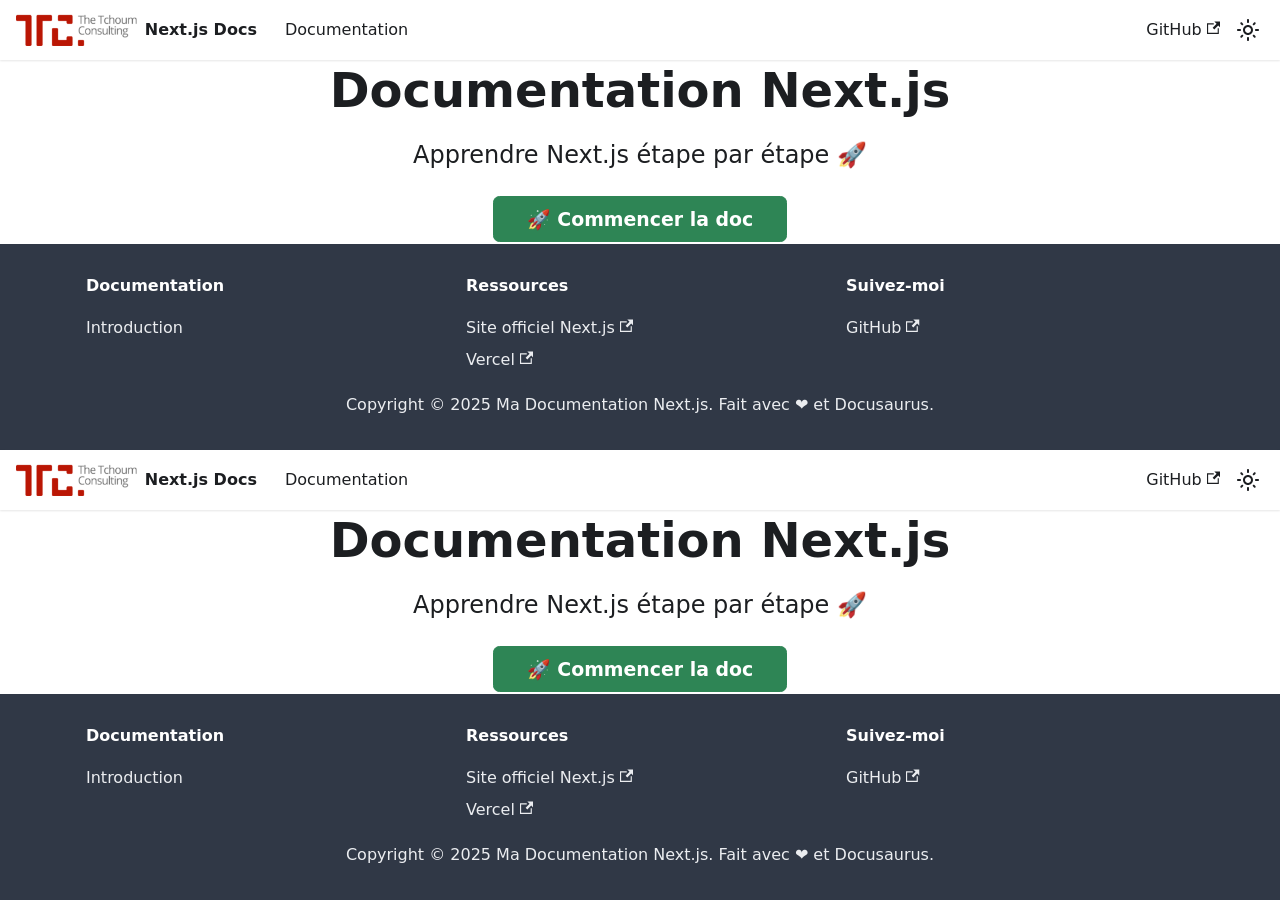
<file: index.html>
<!doctype html>
<html lang="fr" dir="ltr" class="plugin-pages plugin-id-default" data-has-hydrated="false">
<head>
<meta charset="UTF-8">
<meta name="generator" content="Docusaurus v3.8.1">
<title data-rh="true">Documentation Next.js</title><meta data-rh="true" name="viewport" content="width=device-width,initial-scale=1"><meta data-rh="true" name="twitter:card" content="summary_large_image"><meta data-rh="true" property="og:image" content="http://develo.thetchoum.com/img/docusaurus-social-card.jpg"><meta data-rh="true" name="twitter:image" content="http://develo.thetchoum.com/img/docusaurus-social-card.jpg"><meta data-rh="true" property="og:url" content="http://develo.thetchoum.com/"><meta data-rh="true" property="og:locale" content="fr"><meta data-rh="true" name="docusaurus_locale" content="fr"><meta data-rh="true" name="docusaurus_tag" content="default"><meta data-rh="true" name="docsearch:language" content="fr"><meta data-rh="true" name="docsearch:docusaurus_tag" content="default"><meta data-rh="true" property="og:title" content="Documentation Next.js"><meta data-rh="true" name="description" content="Apprendre Next.js étape par étape 🚀"><meta data-rh="true" property="og:description" content="Apprendre Next.js étape par étape 🚀"><link data-rh="true" rel="icon" href="/img/favicon.ico"><link data-rh="true" rel="canonical" href="http://develo.thetchoum.com/"><link data-rh="true" rel="alternate" href="http://develo.thetchoum.com/" hreflang="fr"><link data-rh="true" rel="alternate" href="http://develo.thetchoum.com/" hreflang="x-default"><script data-rh="true">function insertBanner(){var n=document.createElement("div");n.id="__docusaurus-base-url-issue-banner-container";n.innerHTML='\n<div id="__docusaurus-base-url-issue-banner" style="border: thick solid red; background-color: rgb(255, 230, 179); margin: 20px; padding: 20px; font-size: 20px;">\n   <p style="font-weight: bold; font-size: 30px;">Your Docusaurus site did not load properly.</p>\n   <p>A very common reason is a wrong site <a href="https://docusaurus.io/docs/docusaurus.config.js/#baseUrl" style="font-weight: bold;">baseUrl configuration</a>.</p>\n   <p>Current configured baseUrl = <span style="font-weight: bold; color: red;">/</span>  (default value)</p>\n   <p>We suggest trying baseUrl = <span id="__docusaurus-base-url-issue-banner-suggestion-container" style="font-weight: bold; color: green;"></span></p>\n</div>\n',document.body.prepend(n);var e=document.getElementById("__docusaurus-base-url-issue-banner-suggestion-container"),s=window.location.pathname,o="/"===s.substr(-1)?s:s+"/";e.innerHTML=o}document.addEventListener("DOMContentLoaded",function(){void 0===window.docusaurus&&insertBanner()})</script><link rel="stylesheet" href="/assets/css/styles.254ebf3d.css">
<script src="/assets/js/runtime~main.9541ebcd.js" defer="defer"></script>
<script src="/assets/js/main.70bd3aef.js" defer="defer"></script>
</head>
<body class="navigation-with-keyboard">
<svg xmlns="http://www.w3.org/2000/svg" style="display: none;"><defs>
<symbol id="theme-svg-external-link" viewBox="0 0 24 24"><path fill="currentColor" d="M21 13v10h-21v-19h12v2h-10v15h17v-8h2zm3-12h-10.988l4.035 4-6.977 7.07 2.828 2.828 6.977-7.07 4.125 4.172v-11z"/></symbol>
</defs></svg>
<script>!function(){var t="light";var e=function(){try{return new URLSearchParams(window.location.search).get("docusaurus-theme")}catch(t){}}()||function(){try{return window.localStorage.getItem("theme")}catch(t){}}();document.documentElement.setAttribute("data-theme",e||t),document.documentElement.setAttribute("data-theme-choice",e||t)}(),function(){try{const c=new URLSearchParams(window.location.search).entries();for(var[t,e]of c)if(t.startsWith("docusaurus-data-")){var a=t.replace("docusaurus-data-","data-");document.documentElement.setAttribute(a,e)}}catch(t){}}()</script><div id="__docusaurus"><link rel="preload" as="image" href="/img/TTClogo.png"><div role="region" aria-label="Aller au contenu principal"><a class="skipToContent_fXgn" href="#__docusaurus_skipToContent_fallback">Aller au contenu principal</a></div><nav aria-label="Main" class="theme-layout-navbar navbar navbar--fixed-top"><div class="navbar__inner"><div class="theme-layout-navbar-left navbar__items"><button aria-label="Ouvrir/fermer la barre de navigation" aria-expanded="false" class="navbar__toggle clean-btn" type="button"><svg width="30" height="30" viewBox="0 0 30 30" aria-hidden="true"><path stroke="currentColor" stroke-linecap="round" stroke-miterlimit="10" stroke-width="2" d="M4 7h22M4 15h22M4 23h22"></path></svg></button><a class="navbar__brand" href="/"><div class="navbar__logo"><img src="/img/TTClogo.png" alt="Logo Next.js" class="themedComponent_mlkZ themedComponent--light_NVdE"><img src="/img/TTClogo.png" alt="Logo Next.js" class="themedComponent_mlkZ themedComponent--dark_xIcU"></div><b class="navbar__title text--truncate">Next.js Docs</b></a><a class="navbar__item navbar__link" href="/docs/introduction">Documentation</a></div><div class="theme-layout-navbar-right navbar__items navbar__items--right"><a href="https://github.com/Rolyx/TechTchoumDoc" target="_blank" rel="noopener noreferrer" class="navbar__item navbar__link">GitHub<svg width="13.5" height="13.5" aria-hidden="true" class="iconExternalLink_nPIU"><use href="#theme-svg-external-link"></use></svg></a><div class="toggle_vylO colorModeToggle_DEke"><button class="clean-btn toggleButton_gllP toggleButtonDisabled_aARS" type="button" disabled="" title="system mode" aria-label="Basculer entre le mode sombre et clair (actuellement system mode)"><svg viewBox="0 0 24 24" width="24" height="24" aria-hidden="true" class="toggleIcon_g3eP lightToggleIcon_pyhR"><path fill="currentColor" d="M12,9c1.65,0,3,1.35,3,3s-1.35,3-3,3s-3-1.35-3-3S10.35,9,12,9 M12,7c-2.76,0-5,2.24-5,5s2.24,5,5,5s5-2.24,5-5 S14.76,7,12,7L12,7z M2,13l2,0c0.55,0,1-0.45,1-1s-0.45-1-1-1l-2,0c-0.55,0-1,0.45-1,1S1.45,13,2,13z M20,13l2,0c0.55,0,1-0.45,1-1 s-0.45-1-1-1l-2,0c-0.55,0-1,0.45-1,1S19.45,13,20,13z M11,2v2c0,0.55,0.45,1,1,1s1-0.45,1-1V2c0-0.55-0.45-1-1-1S11,1.45,11,2z M11,20v2c0,0.55,0.45,1,1,1s1-0.45,1-1v-2c0-0.55-0.45-1-1-1C11.45,19,11,19.45,11,20z M5.99,4.58c-0.39-0.39-1.03-0.39-1.41,0 c-0.39,0.39-0.39,1.03,0,1.41l1.06,1.06c0.39,0.39,1.03,0.39,1.41,0s0.39-1.03,0-1.41L5.99,4.58z M18.36,16.95 c-0.39-0.39-1.03-0.39-1.41,0c-0.39,0.39-0.39,1.03,0,1.41l1.06,1.06c0.39,0.39,1.03,0.39,1.41,0c0.39-0.39,0.39-1.03,0-1.41 L18.36,16.95z M19.42,5.99c0.39-0.39,0.39-1.03,0-1.41c-0.39-0.39-1.03-0.39-1.41,0l-1.06,1.06c-0.39,0.39-0.39,1.03,0,1.41 s1.03,0.39,1.41,0L19.42,5.99z M7.05,18.36c0.39-0.39,0.39-1.03,0-1.41c-0.39-0.39-1.03-0.39-1.41,0l-1.06,1.06 c-0.39,0.39-0.39,1.03,0,1.41s1.03,0.39,1.41,0L7.05,18.36z"></path></svg><svg viewBox="0 0 24 24" width="24" height="24" aria-hidden="true" class="toggleIcon_g3eP darkToggleIcon_wfgR"><path fill="currentColor" d="M9.37,5.51C9.19,6.15,9.1,6.82,9.1,7.5c0,4.08,3.32,7.4,7.4,7.4c0.68,0,1.35-0.09,1.99-0.27C17.45,17.19,14.93,19,12,19 c-3.86,0-7-3.14-7-7C5,9.07,6.81,6.55,9.37,5.51z M12,3c-4.97,0-9,4.03-9,9s4.03,9,9,9s9-4.03,9-9c0-0.46-0.04-0.92-0.1-1.36 c-0.98,1.37-2.58,2.26-4.4,2.26c-2.98,0-5.4-2.42-5.4-5.4c0-1.81,0.89-3.42,2.26-4.4C12.92,3.04,12.46,3,12,3L12,3z"></path></svg><svg viewBox="0 0 24 24" width="24" height="24" aria-hidden="true" class="toggleIcon_g3eP systemToggleIcon_QzmC"><path fill="currentColor" d="m12 21c4.971 0 9-4.029 9-9s-4.029-9-9-9-9 4.029-9 9 4.029 9 9 9zm4.95-13.95c1.313 1.313 2.05 3.093 2.05 4.95s-0.738 3.637-2.05 4.95c-1.313 1.313-3.093 2.05-4.95 2.05v-14c1.857 0 3.637 0.737 4.95 2.05z"></path></svg></button></div><div class="navbarSearchContainer_Bca1"></div></div></div><div role="presentation" class="navbar-sidebar__backdrop"></div></nav><div id="__docusaurus_skipToContent_fallback" class="theme-layout-main main-wrapper mainWrapper_z2l0"><main><div class="container text--center"><h1 class="hero__title">Documentation Next.js</h1><p class="hero__subtitle">Apprendre Next.js étape par étape 🚀</p><div class="buttons_AeoN"><a class="button button--primary button--lg" href="/docs/introduction">🚀 Commencer la doc</a></div></div></main></div><footer class="theme-layout-footer footer footer--dark"><div class="container container-fluid"><div class="row footer__links"><div class="theme-layout-footer-column col footer__col"><div class="footer__title">Documentation</div><ul class="footer__items clean-list"><li class="footer__item"><a class="footer__link-item" href="/docs/introduction">Introduction</a></li></ul></div><div class="theme-layout-footer-column col footer__col"><div class="footer__title">Ressources</div><ul class="footer__items clean-list"><li class="footer__item"><a href="https://nextjs.org/docs" target="_blank" rel="noopener noreferrer" class="footer__link-item">Site officiel Next.js<svg width="13.5" height="13.5" aria-hidden="true" class="iconExternalLink_nPIU"><use href="#theme-svg-external-link"></use></svg></a></li><li class="footer__item"><a href="https://vercel.com" target="_blank" rel="noopener noreferrer" class="footer__link-item">Vercel<svg width="13.5" height="13.5" aria-hidden="true" class="iconExternalLink_nPIU"><use href="#theme-svg-external-link"></use></svg></a></li></ul></div><div class="theme-layout-footer-column col footer__col"><div class="footer__title">Suivez-moi</div><ul class="footer__items clean-list"><li class="footer__item"><a href="https://github.com/Rolyx/TechTchoumDoc/" target="_blank" rel="noopener noreferrer" class="footer__link-item">GitHub<svg width="13.5" height="13.5" aria-hidden="true" class="iconExternalLink_nPIU"><use href="#theme-svg-external-link"></use></svg></a></li></ul></div></div><div class="footer__bottom text--center"><div class="footer__copyright">Copyright © 2025 Ma Documentation Next.js. Fait avec ❤️ et Docusaurus.</div></div></div></footer></div>
</body>
</html>
</file>
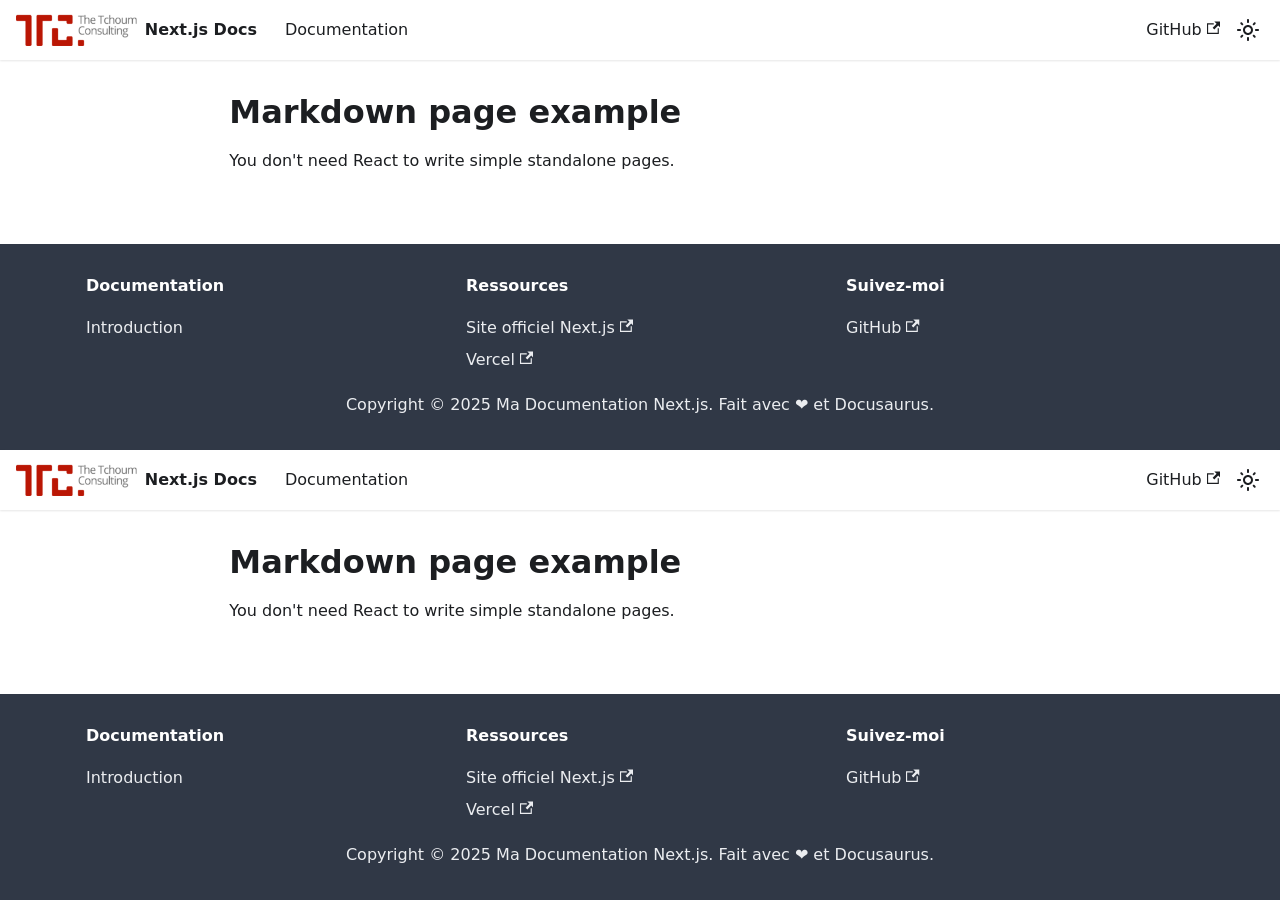
<file: markdown-page/index.html>
<!doctype html>
<html lang="fr" dir="ltr" class="mdx-wrapper mdx-page plugin-pages plugin-id-default" data-has-hydrated="false">
<head>
<meta charset="UTF-8">
<meta name="generator" content="Docusaurus v3.8.1">
<title data-rh="true">Markdown page example | Documentation Next.js</title><meta data-rh="true" name="viewport" content="width=device-width,initial-scale=1"><meta data-rh="true" name="twitter:card" content="summary_large_image"><meta data-rh="true" property="og:image" content="http://develo.thetchoum.com/img/docusaurus-social-card.jpg"><meta data-rh="true" name="twitter:image" content="http://develo.thetchoum.com/img/docusaurus-social-card.jpg"><meta data-rh="true" property="og:url" content="http://develo.thetchoum.com/markdown-page"><meta data-rh="true" property="og:locale" content="fr"><meta data-rh="true" name="docusaurus_locale" content="fr"><meta data-rh="true" name="docusaurus_tag" content="default"><meta data-rh="true" name="docsearch:language" content="fr"><meta data-rh="true" name="docsearch:docusaurus_tag" content="default"><meta data-rh="true" property="og:title" content="Markdown page example | Documentation Next.js"><meta data-rh="true" name="description" content="You don&#x27;t need React to write simple standalone pages."><meta data-rh="true" property="og:description" content="You don&#x27;t need React to write simple standalone pages."><link data-rh="true" rel="icon" href="/img/favicon.ico"><link data-rh="true" rel="canonical" href="http://develo.thetchoum.com/markdown-page"><link data-rh="true" rel="alternate" href="http://develo.thetchoum.com/markdown-page" hreflang="fr"><link data-rh="true" rel="alternate" href="http://develo.thetchoum.com/markdown-page" hreflang="x-default"><link rel="stylesheet" href="/assets/css/styles.254ebf3d.css">
<script src="/assets/js/runtime~main.9541ebcd.js" defer="defer"></script>
<script src="/assets/js/main.70bd3aef.js" defer="defer"></script>
</head>
<body class="navigation-with-keyboard">
<svg xmlns="http://www.w3.org/2000/svg" style="display: none;"><defs>
<symbol id="theme-svg-external-link" viewBox="0 0 24 24"><path fill="currentColor" d="M21 13v10h-21v-19h12v2h-10v15h17v-8h2zm3-12h-10.988l4.035 4-6.977 7.07 2.828 2.828 6.977-7.07 4.125 4.172v-11z"/></symbol>
</defs></svg>
<script>!function(){var t="light";var e=function(){try{return new URLSearchParams(window.location.search).get("docusaurus-theme")}catch(t){}}()||function(){try{return window.localStorage.getItem("theme")}catch(t){}}();document.documentElement.setAttribute("data-theme",e||t),document.documentElement.setAttribute("data-theme-choice",e||t)}(),function(){try{const c=new URLSearchParams(window.location.search).entries();for(var[t,e]of c)if(t.startsWith("docusaurus-data-")){var a=t.replace("docusaurus-data-","data-");document.documentElement.setAttribute(a,e)}}catch(t){}}()</script><div id="__docusaurus"><link rel="preload" as="image" href="/img/TTClogo.png"><div role="region" aria-label="Aller au contenu principal"><a class="skipToContent_fXgn" href="#__docusaurus_skipToContent_fallback">Aller au contenu principal</a></div><nav aria-label="Main" class="theme-layout-navbar navbar navbar--fixed-top"><div class="navbar__inner"><div class="theme-layout-navbar-left navbar__items"><button aria-label="Ouvrir/fermer la barre de navigation" aria-expanded="false" class="navbar__toggle clean-btn" type="button"><svg width="30" height="30" viewBox="0 0 30 30" aria-hidden="true"><path stroke="currentColor" stroke-linecap="round" stroke-miterlimit="10" stroke-width="2" d="M4 7h22M4 15h22M4 23h22"></path></svg></button><a class="navbar__brand" href="/"><div class="navbar__logo"><img src="/img/TTClogo.png" alt="Logo Next.js" class="themedComponent_mlkZ themedComponent--light_NVdE"><img src="/img/TTClogo.png" alt="Logo Next.js" class="themedComponent_mlkZ themedComponent--dark_xIcU"></div><b class="navbar__title text--truncate">Next.js Docs</b></a><a class="navbar__item navbar__link" href="/docs/introduction">Documentation</a></div><div class="theme-layout-navbar-right navbar__items navbar__items--right"><a href="https://github.com/Rolyx/TechTchoumDoc" target="_blank" rel="noopener noreferrer" class="navbar__item navbar__link">GitHub<svg width="13.5" height="13.5" aria-hidden="true" class="iconExternalLink_nPIU"><use href="#theme-svg-external-link"></use></svg></a><div class="toggle_vylO colorModeToggle_DEke"><button class="clean-btn toggleButton_gllP toggleButtonDisabled_aARS" type="button" disabled="" title="system mode" aria-label="Basculer entre le mode sombre et clair (actuellement system mode)"><svg viewBox="0 0 24 24" width="24" height="24" aria-hidden="true" class="toggleIcon_g3eP lightToggleIcon_pyhR"><path fill="currentColor" d="M12,9c1.65,0,3,1.35,3,3s-1.35,3-3,3s-3-1.35-3-3S10.35,9,12,9 M12,7c-2.76,0-5,2.24-5,5s2.24,5,5,5s5-2.24,5-5 S14.76,7,12,7L12,7z M2,13l2,0c0.55,0,1-0.45,1-1s-0.45-1-1-1l-2,0c-0.55,0-1,0.45-1,1S1.45,13,2,13z M20,13l2,0c0.55,0,1-0.45,1-1 s-0.45-1-1-1l-2,0c-0.55,0-1,0.45-1,1S19.45,13,20,13z M11,2v2c0,0.55,0.45,1,1,1s1-0.45,1-1V2c0-0.55-0.45-1-1-1S11,1.45,11,2z M11,20v2c0,0.55,0.45,1,1,1s1-0.45,1-1v-2c0-0.55-0.45-1-1-1C11.45,19,11,19.45,11,20z M5.99,4.58c-0.39-0.39-1.03-0.39-1.41,0 c-0.39,0.39-0.39,1.03,0,1.41l1.06,1.06c0.39,0.39,1.03,0.39,1.41,0s0.39-1.03,0-1.41L5.99,4.58z M18.36,16.95 c-0.39-0.39-1.03-0.39-1.41,0c-0.39,0.39-0.39,1.03,0,1.41l1.06,1.06c0.39,0.39,1.03,0.39,1.41,0c0.39-0.39,0.39-1.03,0-1.41 L18.36,16.95z M19.42,5.99c0.39-0.39,0.39-1.03,0-1.41c-0.39-0.39-1.03-0.39-1.41,0l-1.06,1.06c-0.39,0.39-0.39,1.03,0,1.41 s1.03,0.39,1.41,0L19.42,5.99z M7.05,18.36c0.39-0.39,0.39-1.03,0-1.41c-0.39-0.39-1.03-0.39-1.41,0l-1.06,1.06 c-0.39,0.39-0.39,1.03,0,1.41s1.03,0.39,1.41,0L7.05,18.36z"></path></svg><svg viewBox="0 0 24 24" width="24" height="24" aria-hidden="true" class="toggleIcon_g3eP darkToggleIcon_wfgR"><path fill="currentColor" d="M9.37,5.51C9.19,6.15,9.1,6.82,9.1,7.5c0,4.08,3.32,7.4,7.4,7.4c0.68,0,1.35-0.09,1.99-0.27C17.45,17.19,14.93,19,12,19 c-3.86,0-7-3.14-7-7C5,9.07,6.81,6.55,9.37,5.51z M12,3c-4.97,0-9,4.03-9,9s4.03,9,9,9s9-4.03,9-9c0-0.46-0.04-0.92-0.1-1.36 c-0.98,1.37-2.58,2.26-4.4,2.26c-2.98,0-5.4-2.42-5.4-5.4c0-1.81,0.89-3.42,2.26-4.4C12.92,3.04,12.46,3,12,3L12,3z"></path></svg><svg viewBox="0 0 24 24" width="24" height="24" aria-hidden="true" class="toggleIcon_g3eP systemToggleIcon_QzmC"><path fill="currentColor" d="m12 21c4.971 0 9-4.029 9-9s-4.029-9-9-9-9 4.029-9 9 4.029 9 9 9zm4.95-13.95c1.313 1.313 2.05 3.093 2.05 4.95s-0.738 3.637-2.05 4.95c-1.313 1.313-3.093 2.05-4.95 2.05v-14c1.857 0 3.637 0.737 4.95 2.05z"></path></svg></button></div><div class="navbarSearchContainer_Bca1"></div></div></div><div role="presentation" class="navbar-sidebar__backdrop"></div></nav><div id="__docusaurus_skipToContent_fallback" class="theme-layout-main main-wrapper mainWrapper_z2l0"><main class="container container--fluid margin-vert--lg"><div class="row mdxPageWrapper_j9I6"><div class="col col--8"><article><header><h1>Markdown page example</h1></header>
<p>You don&#x27;t need React to write simple standalone pages.</p></article></div></div></main></div><footer class="theme-layout-footer footer footer--dark"><div class="container container-fluid"><div class="row footer__links"><div class="theme-layout-footer-column col footer__col"><div class="footer__title">Documentation</div><ul class="footer__items clean-list"><li class="footer__item"><a class="footer__link-item" href="/docs/introduction">Introduction</a></li></ul></div><div class="theme-layout-footer-column col footer__col"><div class="footer__title">Ressources</div><ul class="footer__items clean-list"><li class="footer__item"><a href="https://nextjs.org/docs" target="_blank" rel="noopener noreferrer" class="footer__link-item">Site officiel Next.js<svg width="13.5" height="13.5" aria-hidden="true" class="iconExternalLink_nPIU"><use href="#theme-svg-external-link"></use></svg></a></li><li class="footer__item"><a href="https://vercel.com" target="_blank" rel="noopener noreferrer" class="footer__link-item">Vercel<svg width="13.5" height="13.5" aria-hidden="true" class="iconExternalLink_nPIU"><use href="#theme-svg-external-link"></use></svg></a></li></ul></div><div class="theme-layout-footer-column col footer__col"><div class="footer__title">Suivez-moi</div><ul class="footer__items clean-list"><li class="footer__item"><a href="https://github.com/Rolyx/TechTchoumDoc/" target="_blank" rel="noopener noreferrer" class="footer__link-item">GitHub<svg width="13.5" height="13.5" aria-hidden="true" class="iconExternalLink_nPIU"><use href="#theme-svg-external-link"></use></svg></a></li></ul></div></div><div class="footer__bottom text--center"><div class="footer__copyright">Copyright © 2025 Ma Documentation Next.js. Fait avec ❤️ et Docusaurus.</div></div></div></footer></div>
</body>
</html>
</file>
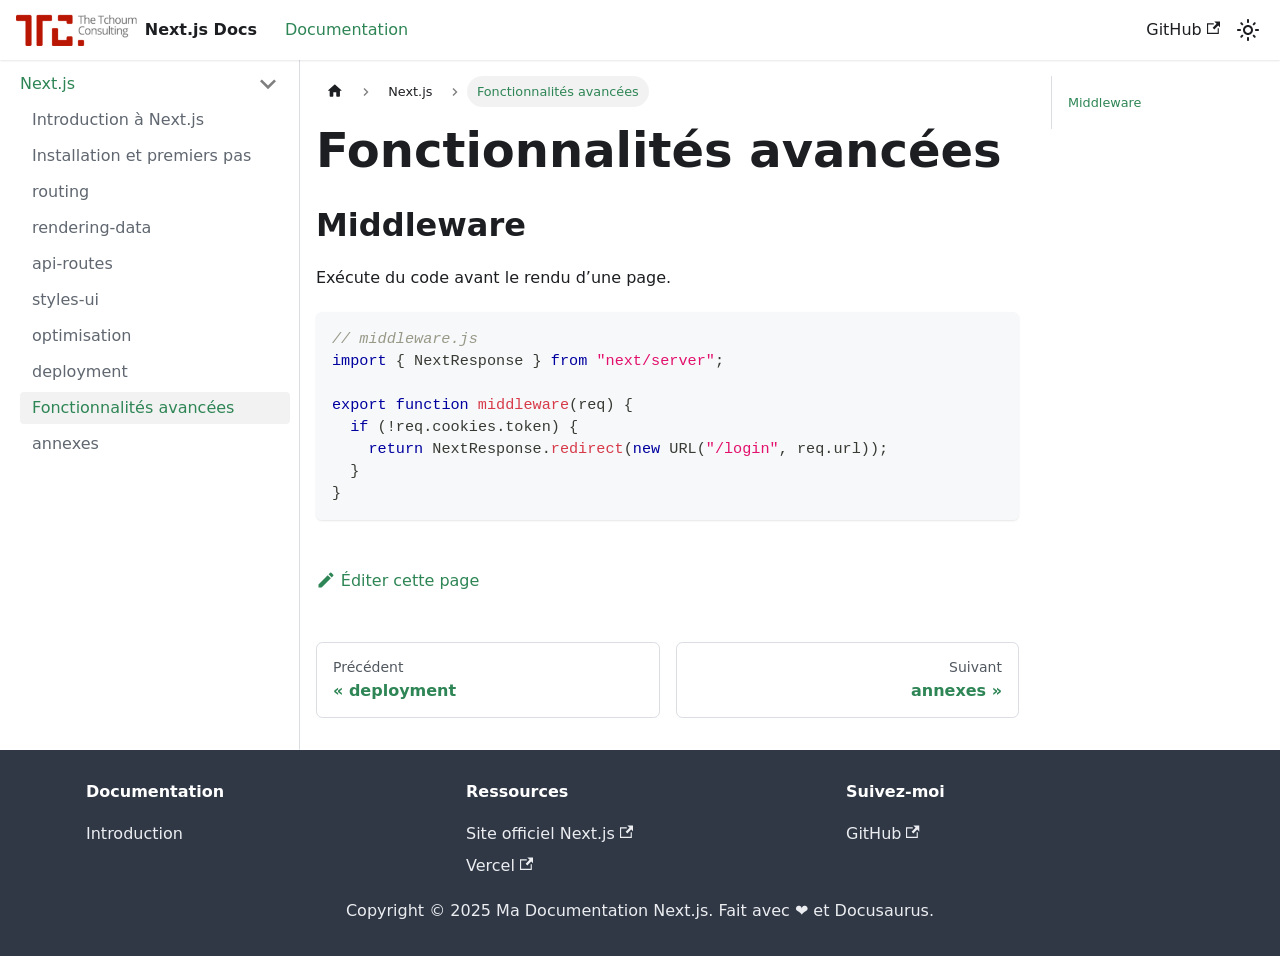
<file: docs/advanced/index.html>
<!doctype html>
<html lang="fr" dir="ltr" class="docs-wrapper plugin-docs plugin-id-default docs-version-current docs-doc-page docs-doc-id-advanced" data-has-hydrated="false">
<head>
<meta charset="UTF-8">
<meta name="generator" content="Docusaurus v3.8.1">
<title data-rh="true">Fonctionnalités avancées | Documentation Next.js</title><meta data-rh="true" name="viewport" content="width=device-width,initial-scale=1"><meta data-rh="true" name="twitter:card" content="summary_large_image"><meta data-rh="true" property="og:image" content="http://develo.thetchoum.com/img/docusaurus-social-card.jpg"><meta data-rh="true" name="twitter:image" content="http://develo.thetchoum.com/img/docusaurus-social-card.jpg"><meta data-rh="true" property="og:url" content="http://develo.thetchoum.com/docs/advanced"><meta data-rh="true" property="og:locale" content="fr"><meta data-rh="true" name="docusaurus_locale" content="fr"><meta data-rh="true" name="docsearch:language" content="fr"><meta data-rh="true" name="docusaurus_version" content="current"><meta data-rh="true" name="docusaurus_tag" content="docs-default-current"><meta data-rh="true" name="docsearch:version" content="current"><meta data-rh="true" name="docsearch:docusaurus_tag" content="docs-default-current"><meta data-rh="true" property="og:title" content="Fonctionnalités avancées | Documentation Next.js"><meta data-rh="true" name="description" content="Middleware"><meta data-rh="true" property="og:description" content="Middleware"><link data-rh="true" rel="icon" href="/img/favicon.ico"><link data-rh="true" rel="canonical" href="http://develo.thetchoum.com/docs/advanced"><link data-rh="true" rel="alternate" href="http://develo.thetchoum.com/docs/advanced" hreflang="fr"><link data-rh="true" rel="alternate" href="http://develo.thetchoum.com/docs/advanced" hreflang="x-default"><script data-rh="true" type="application/ld+json">{"@context":"https://schema.org","@type":"BreadcrumbList","itemListElement":[{"@type":"ListItem","position":1,"name":"Fonctionnalités avancées","item":"http://develo.thetchoum.com/docs/advanced"}]}</script><link rel="stylesheet" href="/assets/css/styles.254ebf3d.css">
<script src="/assets/js/runtime~main.9541ebcd.js" defer="defer"></script>
<script src="/assets/js/main.70bd3aef.js" defer="defer"></script>
</head>
<body class="navigation-with-keyboard">
<svg xmlns="http://www.w3.org/2000/svg" style="display: none;"><defs>
<symbol id="theme-svg-external-link" viewBox="0 0 24 24"><path fill="currentColor" d="M21 13v10h-21v-19h12v2h-10v15h17v-8h2zm3-12h-10.988l4.035 4-6.977 7.07 2.828 2.828 6.977-7.07 4.125 4.172v-11z"/></symbol>
</defs></svg>
<script>!function(){var t="light";var e=function(){try{return new URLSearchParams(window.location.search).get("docusaurus-theme")}catch(t){}}()||function(){try{return window.localStorage.getItem("theme")}catch(t){}}();document.documentElement.setAttribute("data-theme",e||t),document.documentElement.setAttribute("data-theme-choice",e||t)}(),function(){try{const c=new URLSearchParams(window.location.search).entries();for(var[t,e]of c)if(t.startsWith("docusaurus-data-")){var a=t.replace("docusaurus-data-","data-");document.documentElement.setAttribute(a,e)}}catch(t){}}()</script><div id="__docusaurus"><link rel="preload" as="image" href="/img/TTClogo.png"><div role="region" aria-label="Aller au contenu principal"><a class="skipToContent_fXgn" href="#__docusaurus_skipToContent_fallback">Aller au contenu principal</a></div><nav aria-label="Main" class="theme-layout-navbar navbar navbar--fixed-top"><div class="navbar__inner"><div class="theme-layout-navbar-left navbar__items"><button aria-label="Ouvrir/fermer la barre de navigation" aria-expanded="false" class="navbar__toggle clean-btn" type="button"><svg width="30" height="30" viewBox="0 0 30 30" aria-hidden="true"><path stroke="currentColor" stroke-linecap="round" stroke-miterlimit="10" stroke-width="2" d="M4 7h22M4 15h22M4 23h22"></path></svg></button><a class="navbar__brand" href="/"><div class="navbar__logo"><img src="/img/TTClogo.png" alt="Logo Next.js" class="themedComponent_mlkZ themedComponent--light_NVdE"><img src="/img/TTClogo.png" alt="Logo Next.js" class="themedComponent_mlkZ themedComponent--dark_xIcU"></div><b class="navbar__title text--truncate">Next.js Docs</b></a><a aria-current="page" class="navbar__item navbar__link navbar__link--active" href="/docs/introduction">Documentation</a></div><div class="theme-layout-navbar-right navbar__items navbar__items--right"><a href="https://github.com/Rolyx/TechTchoumDoc" target="_blank" rel="noopener noreferrer" class="navbar__item navbar__link">GitHub<svg width="13.5" height="13.5" aria-hidden="true" class="iconExternalLink_nPIU"><use href="#theme-svg-external-link"></use></svg></a><div class="toggle_vylO colorModeToggle_DEke"><button class="clean-btn toggleButton_gllP toggleButtonDisabled_aARS" type="button" disabled="" title="system mode" aria-label="Basculer entre le mode sombre et clair (actuellement system mode)"><svg viewBox="0 0 24 24" width="24" height="24" aria-hidden="true" class="toggleIcon_g3eP lightToggleIcon_pyhR"><path fill="currentColor" d="M12,9c1.65,0,3,1.35,3,3s-1.35,3-3,3s-3-1.35-3-3S10.35,9,12,9 M12,7c-2.76,0-5,2.24-5,5s2.24,5,5,5s5-2.24,5-5 S14.76,7,12,7L12,7z M2,13l2,0c0.55,0,1-0.45,1-1s-0.45-1-1-1l-2,0c-0.55,0-1,0.45-1,1S1.45,13,2,13z M20,13l2,0c0.55,0,1-0.45,1-1 s-0.45-1-1-1l-2,0c-0.55,0-1,0.45-1,1S19.45,13,20,13z M11,2v2c0,0.55,0.45,1,1,1s1-0.45,1-1V2c0-0.55-0.45-1-1-1S11,1.45,11,2z M11,20v2c0,0.55,0.45,1,1,1s1-0.45,1-1v-2c0-0.55-0.45-1-1-1C11.45,19,11,19.45,11,20z M5.99,4.58c-0.39-0.39-1.03-0.39-1.41,0 c-0.39,0.39-0.39,1.03,0,1.41l1.06,1.06c0.39,0.39,1.03,0.39,1.41,0s0.39-1.03,0-1.41L5.99,4.58z M18.36,16.95 c-0.39-0.39-1.03-0.39-1.41,0c-0.39,0.39-0.39,1.03,0,1.41l1.06,1.06c0.39,0.39,1.03,0.39,1.41,0c0.39-0.39,0.39-1.03,0-1.41 L18.36,16.95z M19.42,5.99c0.39-0.39,0.39-1.03,0-1.41c-0.39-0.39-1.03-0.39-1.41,0l-1.06,1.06c-0.39,0.39-0.39,1.03,0,1.41 s1.03,0.39,1.41,0L19.42,5.99z M7.05,18.36c0.39-0.39,0.39-1.03,0-1.41c-0.39-0.39-1.03-0.39-1.41,0l-1.06,1.06 c-0.39,0.39-0.39,1.03,0,1.41s1.03,0.39,1.41,0L7.05,18.36z"></path></svg><svg viewBox="0 0 24 24" width="24" height="24" aria-hidden="true" class="toggleIcon_g3eP darkToggleIcon_wfgR"><path fill="currentColor" d="M9.37,5.51C9.19,6.15,9.1,6.82,9.1,7.5c0,4.08,3.32,7.4,7.4,7.4c0.68,0,1.35-0.09,1.99-0.27C17.45,17.19,14.93,19,12,19 c-3.86,0-7-3.14-7-7C5,9.07,6.81,6.55,9.37,5.51z M12,3c-4.97,0-9,4.03-9,9s4.03,9,9,9s9-4.03,9-9c0-0.46-0.04-0.92-0.1-1.36 c-0.98,1.37-2.58,2.26-4.4,2.26c-2.98,0-5.4-2.42-5.4-5.4c0-1.81,0.89-3.42,2.26-4.4C12.92,3.04,12.46,3,12,3L12,3z"></path></svg><svg viewBox="0 0 24 24" width="24" height="24" aria-hidden="true" class="toggleIcon_g3eP systemToggleIcon_QzmC"><path fill="currentColor" d="m12 21c4.971 0 9-4.029 9-9s-4.029-9-9-9-9 4.029-9 9 4.029 9 9 9zm4.95-13.95c1.313 1.313 2.05 3.093 2.05 4.95s-0.738 3.637-2.05 4.95c-1.313 1.313-3.093 2.05-4.95 2.05v-14c1.857 0 3.637 0.737 4.95 2.05z"></path></svg></button></div><div class="navbarSearchContainer_Bca1"></div></div></div><div role="presentation" class="navbar-sidebar__backdrop"></div></nav><div id="__docusaurus_skipToContent_fallback" class="theme-layout-main main-wrapper mainWrapper_z2l0"><div class="docsWrapper_hBAB"><button aria-label="Retour au début de la page" class="clean-btn theme-back-to-top-button backToTopButton_sjWU" type="button"></button><div class="docRoot_UBD9"><aside class="theme-doc-sidebar-container docSidebarContainer_YfHR"><div class="sidebarViewport_aRkj"><div class="sidebar_njMd"><nav aria-label="Docs sidebar" class="menu thin-scrollbar menu_SIkG"><ul class="theme-doc-sidebar-menu menu__list"><li class="theme-doc-sidebar-item-category theme-doc-sidebar-item-category-level-1 menu__list-item"><div class="menu__list-item-collapsible"><a class="menu__link menu__link--sublist menu__link--sublist-caret menu__link--active" role="button" aria-expanded="true" href="/docs/introduction">Next.js</a></div><ul class="menu__list"><li class="theme-doc-sidebar-item-link theme-doc-sidebar-item-link-level-2 menu__list-item"><a class="menu__link" tabindex="0" href="/docs/introduction">Introduction à Next.js</a></li><li class="theme-doc-sidebar-item-link theme-doc-sidebar-item-link-level-2 menu__list-item"><a class="menu__link" tabindex="0" href="/docs/installation">Installation et premiers pas</a></li><li class="theme-doc-sidebar-item-link theme-doc-sidebar-item-link-level-2 menu__list-item"><a class="menu__link" tabindex="0" href="/docs/routing">routing</a></li><li class="theme-doc-sidebar-item-link theme-doc-sidebar-item-link-level-2 menu__list-item"><a class="menu__link" tabindex="0" href="/docs/rendering-data">rendering-data</a></li><li class="theme-doc-sidebar-item-link theme-doc-sidebar-item-link-level-2 menu__list-item"><a class="menu__link" tabindex="0" href="/docs/api-routes">api-routes</a></li><li class="theme-doc-sidebar-item-link theme-doc-sidebar-item-link-level-2 menu__list-item"><a class="menu__link" tabindex="0" href="/docs/styles-ui">styles-ui</a></li><li class="theme-doc-sidebar-item-link theme-doc-sidebar-item-link-level-2 menu__list-item"><a class="menu__link" tabindex="0" href="/docs/optimisation">optimisation</a></li><li class="theme-doc-sidebar-item-link theme-doc-sidebar-item-link-level-2 menu__list-item"><a class="menu__link" tabindex="0" href="/docs/deployment">deployment</a></li><li class="theme-doc-sidebar-item-link theme-doc-sidebar-item-link-level-2 menu__list-item"><a class="menu__link menu__link--active" aria-current="page" tabindex="0" href="/docs/advanced">Fonctionnalités avancées</a></li><li class="theme-doc-sidebar-item-link theme-doc-sidebar-item-link-level-2 menu__list-item"><a class="menu__link" tabindex="0" href="/docs/annexes">annexes</a></li></ul></li></ul></nav></div></div></aside><main class="docMainContainer_TBSr"><div class="container padding-top--md padding-bottom--lg"><div class="row"><div class="col docItemCol_VOVn"><div class="docItemContainer_Djhp"><article><nav class="theme-doc-breadcrumbs breadcrumbsContainer_Z_bl" aria-label="Fil d&#x27;Ariane"><ul class="breadcrumbs"><li class="breadcrumbs__item"><a aria-label="Page d&#x27;accueil" class="breadcrumbs__link" href="/"><svg viewBox="0 0 24 24" class="breadcrumbHomeIcon_YNFT"><path d="M10 19v-5h4v5c0 .55.45 1 1 1h3c.55 0 1-.45 1-1v-7h1.7c.46 0 .68-.57.33-.87L12.67 3.6c-.38-.34-.96-.34-1.34 0l-8.36 7.53c-.34.3-.13.87.33.87H5v7c0 .55.45 1 1 1h3c.55 0 1-.45 1-1z" fill="currentColor"></path></svg></a></li><li class="breadcrumbs__item"><span class="breadcrumbs__link">Next.js</span></li><li class="breadcrumbs__item breadcrumbs__item--active"><span class="breadcrumbs__link">Fonctionnalités avancées</span></li></ul></nav><div class="tocCollapsible_ETCw theme-doc-toc-mobile tocMobile_ITEo"><button type="button" class="clean-btn tocCollapsibleButton_TO0P">Sur cette page</button></div><div class="theme-doc-markdown markdown"><header><h1>Fonctionnalités avancées</h1></header>
<h2 class="anchor anchorWithStickyNavbar_LWe7" id="middleware">Middleware<a href="#middleware" class="hash-link" aria-label="Lien direct vers Middleware" title="Lien direct vers Middleware">​</a></h2>
<p>Exécute du code avant le rendu d’une page.</p>
<div class="language-jsx codeBlockContainer_Ckt0 theme-code-block" style="--prism-color:#393A34;--prism-background-color:#f6f8fa"><div class="codeBlockContent_QJqH"><pre tabindex="0" class="prism-code language-jsx codeBlock_bY9V thin-scrollbar" style="color:#393A34;background-color:#f6f8fa"><code class="codeBlockLines_e6Vv"><span class="token-line" style="color:#393A34"><span class="token comment" style="color:#999988;font-style:italic">// middleware.js</span><span class="token plain"></span><br></span><span class="token-line" style="color:#393A34"><span class="token plain"></span><span class="token keyword module" style="color:#00009f">import</span><span class="token plain"> </span><span class="token imports punctuation" style="color:#393A34">{</span><span class="token imports"> </span><span class="token imports maybe-class-name">NextResponse</span><span class="token imports"> </span><span class="token imports punctuation" style="color:#393A34">}</span><span class="token plain"> </span><span class="token keyword module" style="color:#00009f">from</span><span class="token plain"> </span><span class="token string" style="color:#e3116c">&quot;next/server&quot;</span><span class="token punctuation" style="color:#393A34">;</span><span class="token plain"></span><br></span><span class="token-line" style="color:#393A34"><span class="token plain" style="display:inline-block"></span><br></span><span class="token-line" style="color:#393A34"><span class="token plain"></span><span class="token keyword module" style="color:#00009f">export</span><span class="token plain"> </span><span class="token keyword" style="color:#00009f">function</span><span class="token plain"> </span><span class="token function" style="color:#d73a49">middleware</span><span class="token punctuation" style="color:#393A34">(</span><span class="token parameter">req</span><span class="token punctuation" style="color:#393A34">)</span><span class="token plain"> </span><span class="token punctuation" style="color:#393A34">{</span><span class="token plain"></span><br></span><span class="token-line" style="color:#393A34"><span class="token plain">  </span><span class="token keyword control-flow" style="color:#00009f">if</span><span class="token plain"> </span><span class="token punctuation" style="color:#393A34">(</span><span class="token operator" style="color:#393A34">!</span><span class="token plain">req</span><span class="token punctuation" style="color:#393A34">.</span><span class="token property-access">cookies</span><span class="token punctuation" style="color:#393A34">.</span><span class="token property-access">token</span><span class="token punctuation" style="color:#393A34">)</span><span class="token plain"> </span><span class="token punctuation" style="color:#393A34">{</span><span class="token plain"></span><br></span><span class="token-line" style="color:#393A34"><span class="token plain">    </span><span class="token keyword control-flow" style="color:#00009f">return</span><span class="token plain"> </span><span class="token maybe-class-name">NextResponse</span><span class="token punctuation" style="color:#393A34">.</span><span class="token method function property-access" style="color:#d73a49">redirect</span><span class="token punctuation" style="color:#393A34">(</span><span class="token keyword" style="color:#00009f">new</span><span class="token plain"> </span><span class="token class-name">URL</span><span class="token punctuation" style="color:#393A34">(</span><span class="token string" style="color:#e3116c">&quot;/login&quot;</span><span class="token punctuation" style="color:#393A34">,</span><span class="token plain"> req</span><span class="token punctuation" style="color:#393A34">.</span><span class="token property-access">url</span><span class="token punctuation" style="color:#393A34">)</span><span class="token punctuation" style="color:#393A34">)</span><span class="token punctuation" style="color:#393A34">;</span><span class="token plain"></span><br></span><span class="token-line" style="color:#393A34"><span class="token plain">  </span><span class="token punctuation" style="color:#393A34">}</span><span class="token plain"></span><br></span><span class="token-line" style="color:#393A34"><span class="token plain"></span><span class="token punctuation" style="color:#393A34">}</span><br></span></code></pre></div></div></div><footer class="theme-doc-footer docusaurus-mt-lg"><div class="row margin-top--sm theme-doc-footer-edit-meta-row"><div class="col"><a href="https://github.com/Rolyx/TechTchoumDoc/tree/main/docs/advanced.md" target="_blank" rel="noopener noreferrer" class="theme-edit-this-page"><svg fill="currentColor" height="20" width="20" viewBox="0 0 40 40" class="iconEdit_Z9Sw" aria-hidden="true"><g><path d="m34.5 11.7l-3 3.1-6.3-6.3 3.1-3q0.5-0.5 1.2-0.5t1.1 0.5l3.9 3.9q0.5 0.4 0.5 1.1t-0.5 1.2z m-29.5 17.1l18.4-18.5 6.3 6.3-18.4 18.4h-6.3v-6.2z"></path></g></svg>Éditer cette page</a></div><div class="col lastUpdated_JAkA"></div></div></footer></article><nav class="docusaurus-mt-lg pagination-nav" aria-label="Pages de documentation"><a class="pagination-nav__link pagination-nav__link--prev" href="/docs/deployment"><div class="pagination-nav__sublabel">Précédent</div><div class="pagination-nav__label">deployment</div></a><a class="pagination-nav__link pagination-nav__link--next" href="/docs/annexes"><div class="pagination-nav__sublabel">Suivant</div><div class="pagination-nav__label">annexes</div></a></nav></div></div><div class="col col--3"><div class="tableOfContents_bqdL thin-scrollbar theme-doc-toc-desktop"><ul class="table-of-contents table-of-contents__left-border"><li><a href="#middleware" class="table-of-contents__link toc-highlight">Middleware</a></li></ul></div></div></div></div></main></div></div></div><footer class="theme-layout-footer footer footer--dark"><div class="container container-fluid"><div class="row footer__links"><div class="theme-layout-footer-column col footer__col"><div class="footer__title">Documentation</div><ul class="footer__items clean-list"><li class="footer__item"><a class="footer__link-item" href="/docs/introduction">Introduction</a></li></ul></div><div class="theme-layout-footer-column col footer__col"><div class="footer__title">Ressources</div><ul class="footer__items clean-list"><li class="footer__item"><a href="https://nextjs.org/docs" target="_blank" rel="noopener noreferrer" class="footer__link-item">Site officiel Next.js<svg width="13.5" height="13.5" aria-hidden="true" class="iconExternalLink_nPIU"><use href="#theme-svg-external-link"></use></svg></a></li><li class="footer__item"><a href="https://vercel.com" target="_blank" rel="noopener noreferrer" class="footer__link-item">Vercel<svg width="13.5" height="13.5" aria-hidden="true" class="iconExternalLink_nPIU"><use href="#theme-svg-external-link"></use></svg></a></li></ul></div><div class="theme-layout-footer-column col footer__col"><div class="footer__title">Suivez-moi</div><ul class="footer__items clean-list"><li class="footer__item"><a href="https://github.com/Rolyx/TechTchoumDoc/" target="_blank" rel="noopener noreferrer" class="footer__link-item">GitHub<svg width="13.5" height="13.5" aria-hidden="true" class="iconExternalLink_nPIU"><use href="#theme-svg-external-link"></use></svg></a></li></ul></div></div><div class="footer__bottom text--center"><div class="footer__copyright">Copyright © 2025 Ma Documentation Next.js. Fait avec ❤️ et Docusaurus.</div></div></div></footer></div>
</body>
</html>
</file>
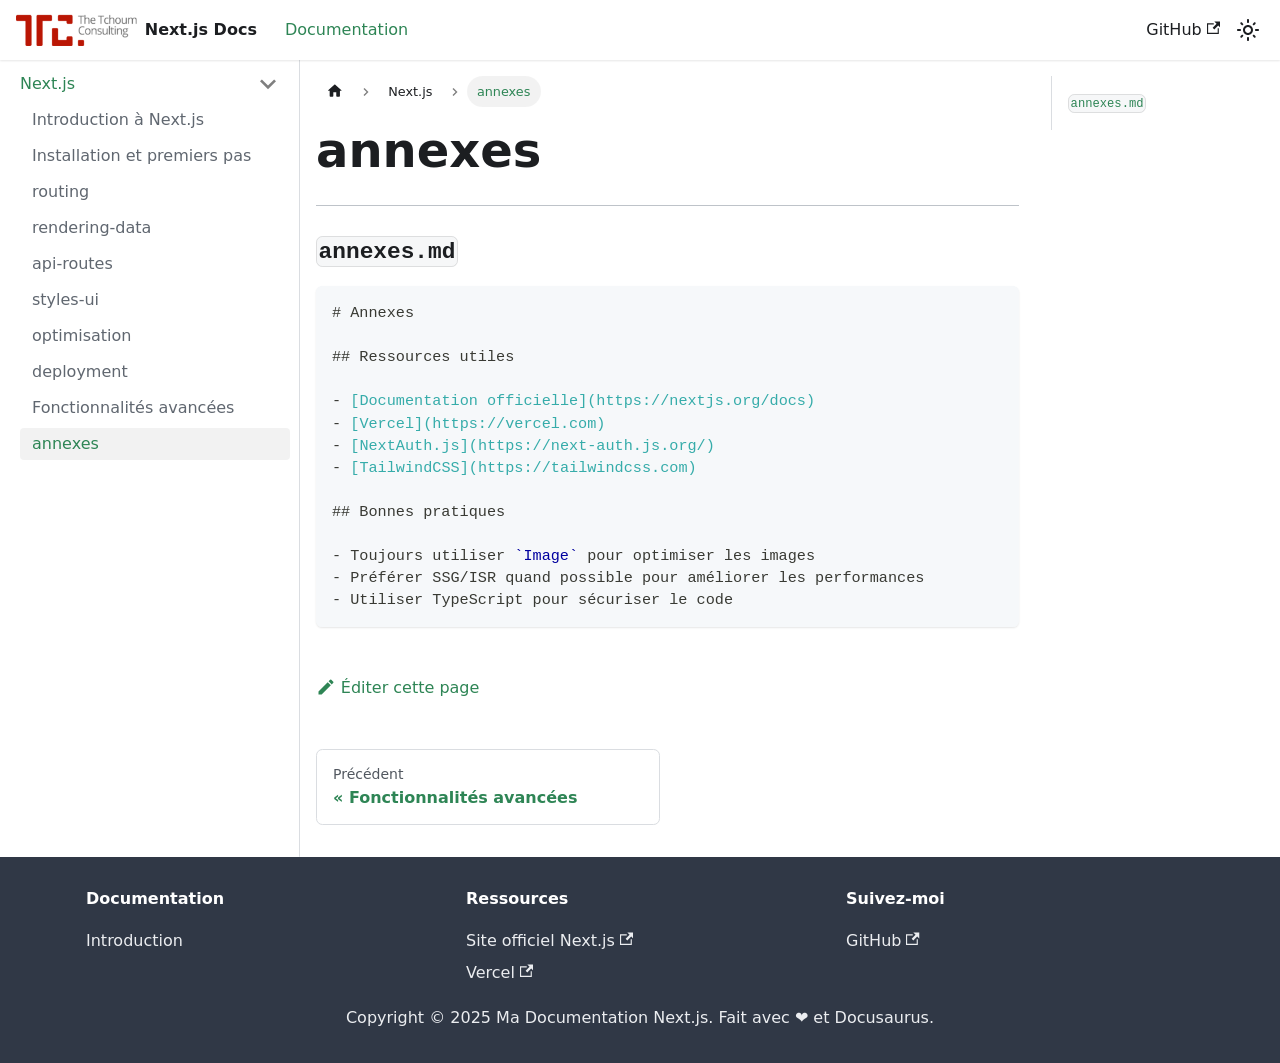
<file: docs/annexes/index.html>
<!doctype html>
<html lang="fr" dir="ltr" class="docs-wrapper plugin-docs plugin-id-default docs-version-current docs-doc-page docs-doc-id-annexes" data-has-hydrated="false">
<head>
<meta charset="UTF-8">
<meta name="generator" content="Docusaurus v3.8.1">
<title data-rh="true">annexes | Documentation Next.js</title><meta data-rh="true" name="viewport" content="width=device-width,initial-scale=1"><meta data-rh="true" name="twitter:card" content="summary_large_image"><meta data-rh="true" property="og:image" content="http://develo.thetchoum.com/img/docusaurus-social-card.jpg"><meta data-rh="true" name="twitter:image" content="http://develo.thetchoum.com/img/docusaurus-social-card.jpg"><meta data-rh="true" property="og:url" content="http://develo.thetchoum.com/docs/annexes"><meta data-rh="true" property="og:locale" content="fr"><meta data-rh="true" name="docusaurus_locale" content="fr"><meta data-rh="true" name="docsearch:language" content="fr"><meta data-rh="true" name="docusaurus_version" content="current"><meta data-rh="true" name="docusaurus_tag" content="docs-default-current"><meta data-rh="true" name="docsearch:version" content="current"><meta data-rh="true" name="docsearch:docusaurus_tag" content="docs-default-current"><meta data-rh="true" property="og:title" content="annexes | Documentation Next.js"><meta data-rh="true" name="description" content="---"><meta data-rh="true" property="og:description" content="---"><link data-rh="true" rel="icon" href="/img/favicon.ico"><link data-rh="true" rel="canonical" href="http://develo.thetchoum.com/docs/annexes"><link data-rh="true" rel="alternate" href="http://develo.thetchoum.com/docs/annexes" hreflang="fr"><link data-rh="true" rel="alternate" href="http://develo.thetchoum.com/docs/annexes" hreflang="x-default"><script data-rh="true" type="application/ld+json">{"@context":"https://schema.org","@type":"BreadcrumbList","itemListElement":[{"@type":"ListItem","position":1,"name":"annexes","item":"http://develo.thetchoum.com/docs/annexes"}]}</script><link rel="stylesheet" href="/assets/css/styles.254ebf3d.css">
<script src="/assets/js/runtime~main.9541ebcd.js" defer="defer"></script>
<script src="/assets/js/main.70bd3aef.js" defer="defer"></script>
</head>
<body class="navigation-with-keyboard">
<svg xmlns="http://www.w3.org/2000/svg" style="display: none;"><defs>
<symbol id="theme-svg-external-link" viewBox="0 0 24 24"><path fill="currentColor" d="M21 13v10h-21v-19h12v2h-10v15h17v-8h2zm3-12h-10.988l4.035 4-6.977 7.07 2.828 2.828 6.977-7.07 4.125 4.172v-11z"/></symbol>
</defs></svg>
<script>!function(){var t="light";var e=function(){try{return new URLSearchParams(window.location.search).get("docusaurus-theme")}catch(t){}}()||function(){try{return window.localStorage.getItem("theme")}catch(t){}}();document.documentElement.setAttribute("data-theme",e||t),document.documentElement.setAttribute("data-theme-choice",e||t)}(),function(){try{const c=new URLSearchParams(window.location.search).entries();for(var[t,e]of c)if(t.startsWith("docusaurus-data-")){var a=t.replace("docusaurus-data-","data-");document.documentElement.setAttribute(a,e)}}catch(t){}}()</script><div id="__docusaurus"><link rel="preload" as="image" href="/img/TTClogo.png"><div role="region" aria-label="Aller au contenu principal"><a class="skipToContent_fXgn" href="#__docusaurus_skipToContent_fallback">Aller au contenu principal</a></div><nav aria-label="Main" class="theme-layout-navbar navbar navbar--fixed-top"><div class="navbar__inner"><div class="theme-layout-navbar-left navbar__items"><button aria-label="Ouvrir/fermer la barre de navigation" aria-expanded="false" class="navbar__toggle clean-btn" type="button"><svg width="30" height="30" viewBox="0 0 30 30" aria-hidden="true"><path stroke="currentColor" stroke-linecap="round" stroke-miterlimit="10" stroke-width="2" d="M4 7h22M4 15h22M4 23h22"></path></svg></button><a class="navbar__brand" href="/"><div class="navbar__logo"><img src="/img/TTClogo.png" alt="Logo Next.js" class="themedComponent_mlkZ themedComponent--light_NVdE"><img src="/img/TTClogo.png" alt="Logo Next.js" class="themedComponent_mlkZ themedComponent--dark_xIcU"></div><b class="navbar__title text--truncate">Next.js Docs</b></a><a aria-current="page" class="navbar__item navbar__link navbar__link--active" href="/docs/introduction">Documentation</a></div><div class="theme-layout-navbar-right navbar__items navbar__items--right"><a href="https://github.com/Rolyx/TechTchoumDoc" target="_blank" rel="noopener noreferrer" class="navbar__item navbar__link">GitHub<svg width="13.5" height="13.5" aria-hidden="true" class="iconExternalLink_nPIU"><use href="#theme-svg-external-link"></use></svg></a><div class="toggle_vylO colorModeToggle_DEke"><button class="clean-btn toggleButton_gllP toggleButtonDisabled_aARS" type="button" disabled="" title="system mode" aria-label="Basculer entre le mode sombre et clair (actuellement system mode)"><svg viewBox="0 0 24 24" width="24" height="24" aria-hidden="true" class="toggleIcon_g3eP lightToggleIcon_pyhR"><path fill="currentColor" d="M12,9c1.65,0,3,1.35,3,3s-1.35,3-3,3s-3-1.35-3-3S10.35,9,12,9 M12,7c-2.76,0-5,2.24-5,5s2.24,5,5,5s5-2.24,5-5 S14.76,7,12,7L12,7z M2,13l2,0c0.55,0,1-0.45,1-1s-0.45-1-1-1l-2,0c-0.55,0-1,0.45-1,1S1.45,13,2,13z M20,13l2,0c0.55,0,1-0.45,1-1 s-0.45-1-1-1l-2,0c-0.55,0-1,0.45-1,1S19.45,13,20,13z M11,2v2c0,0.55,0.45,1,1,1s1-0.45,1-1V2c0-0.55-0.45-1-1-1S11,1.45,11,2z M11,20v2c0,0.55,0.45,1,1,1s1-0.45,1-1v-2c0-0.55-0.45-1-1-1C11.45,19,11,19.45,11,20z M5.99,4.58c-0.39-0.39-1.03-0.39-1.41,0 c-0.39,0.39-0.39,1.03,0,1.41l1.06,1.06c0.39,0.39,1.03,0.39,1.41,0s0.39-1.03,0-1.41L5.99,4.58z M18.36,16.95 c-0.39-0.39-1.03-0.39-1.41,0c-0.39,0.39-0.39,1.03,0,1.41l1.06,1.06c0.39,0.39,1.03,0.39,1.41,0c0.39-0.39,0.39-1.03,0-1.41 L18.36,16.95z M19.42,5.99c0.39-0.39,0.39-1.03,0-1.41c-0.39-0.39-1.03-0.39-1.41,0l-1.06,1.06c-0.39,0.39-0.39,1.03,0,1.41 s1.03,0.39,1.41,0L19.42,5.99z M7.05,18.36c0.39-0.39,0.39-1.03,0-1.41c-0.39-0.39-1.03-0.39-1.41,0l-1.06,1.06 c-0.39,0.39-0.39,1.03,0,1.41s1.03,0.39,1.41,0L7.05,18.36z"></path></svg><svg viewBox="0 0 24 24" width="24" height="24" aria-hidden="true" class="toggleIcon_g3eP darkToggleIcon_wfgR"><path fill="currentColor" d="M9.37,5.51C9.19,6.15,9.1,6.82,9.1,7.5c0,4.08,3.32,7.4,7.4,7.4c0.68,0,1.35-0.09,1.99-0.27C17.45,17.19,14.93,19,12,19 c-3.86,0-7-3.14-7-7C5,9.07,6.81,6.55,9.37,5.51z M12,3c-4.97,0-9,4.03-9,9s4.03,9,9,9s9-4.03,9-9c0-0.46-0.04-0.92-0.1-1.36 c-0.98,1.37-2.58,2.26-4.4,2.26c-2.98,0-5.4-2.42-5.4-5.4c0-1.81,0.89-3.42,2.26-4.4C12.92,3.04,12.46,3,12,3L12,3z"></path></svg><svg viewBox="0 0 24 24" width="24" height="24" aria-hidden="true" class="toggleIcon_g3eP systemToggleIcon_QzmC"><path fill="currentColor" d="m12 21c4.971 0 9-4.029 9-9s-4.029-9-9-9-9 4.029-9 9 4.029 9 9 9zm4.95-13.95c1.313 1.313 2.05 3.093 2.05 4.95s-0.738 3.637-2.05 4.95c-1.313 1.313-3.093 2.05-4.95 2.05v-14c1.857 0 3.637 0.737 4.95 2.05z"></path></svg></button></div><div class="navbarSearchContainer_Bca1"></div></div></div><div role="presentation" class="navbar-sidebar__backdrop"></div></nav><div id="__docusaurus_skipToContent_fallback" class="theme-layout-main main-wrapper mainWrapper_z2l0"><div class="docsWrapper_hBAB"><button aria-label="Retour au début de la page" class="clean-btn theme-back-to-top-button backToTopButton_sjWU" type="button"></button><div class="docRoot_UBD9"><aside class="theme-doc-sidebar-container docSidebarContainer_YfHR"><div class="sidebarViewport_aRkj"><div class="sidebar_njMd"><nav aria-label="Docs sidebar" class="menu thin-scrollbar menu_SIkG"><ul class="theme-doc-sidebar-menu menu__list"><li class="theme-doc-sidebar-item-category theme-doc-sidebar-item-category-level-1 menu__list-item"><div class="menu__list-item-collapsible"><a class="menu__link menu__link--sublist menu__link--sublist-caret menu__link--active" role="button" aria-expanded="true" href="/docs/introduction">Next.js</a></div><ul class="menu__list"><li class="theme-doc-sidebar-item-link theme-doc-sidebar-item-link-level-2 menu__list-item"><a class="menu__link" tabindex="0" href="/docs/introduction">Introduction à Next.js</a></li><li class="theme-doc-sidebar-item-link theme-doc-sidebar-item-link-level-2 menu__list-item"><a class="menu__link" tabindex="0" href="/docs/installation">Installation et premiers pas</a></li><li class="theme-doc-sidebar-item-link theme-doc-sidebar-item-link-level-2 menu__list-item"><a class="menu__link" tabindex="0" href="/docs/routing">routing</a></li><li class="theme-doc-sidebar-item-link theme-doc-sidebar-item-link-level-2 menu__list-item"><a class="menu__link" tabindex="0" href="/docs/rendering-data">rendering-data</a></li><li class="theme-doc-sidebar-item-link theme-doc-sidebar-item-link-level-2 menu__list-item"><a class="menu__link" tabindex="0" href="/docs/api-routes">api-routes</a></li><li class="theme-doc-sidebar-item-link theme-doc-sidebar-item-link-level-2 menu__list-item"><a class="menu__link" tabindex="0" href="/docs/styles-ui">styles-ui</a></li><li class="theme-doc-sidebar-item-link theme-doc-sidebar-item-link-level-2 menu__list-item"><a class="menu__link" tabindex="0" href="/docs/optimisation">optimisation</a></li><li class="theme-doc-sidebar-item-link theme-doc-sidebar-item-link-level-2 menu__list-item"><a class="menu__link" tabindex="0" href="/docs/deployment">deployment</a></li><li class="theme-doc-sidebar-item-link theme-doc-sidebar-item-link-level-2 menu__list-item"><a class="menu__link" tabindex="0" href="/docs/advanced">Fonctionnalités avancées</a></li><li class="theme-doc-sidebar-item-link theme-doc-sidebar-item-link-level-2 menu__list-item"><a class="menu__link menu__link--active" aria-current="page" tabindex="0" href="/docs/annexes">annexes</a></li></ul></li></ul></nav></div></div></aside><main class="docMainContainer_TBSr"><div class="container padding-top--md padding-bottom--lg"><div class="row"><div class="col docItemCol_VOVn"><div class="docItemContainer_Djhp"><article><nav class="theme-doc-breadcrumbs breadcrumbsContainer_Z_bl" aria-label="Fil d&#x27;Ariane"><ul class="breadcrumbs"><li class="breadcrumbs__item"><a aria-label="Page d&#x27;accueil" class="breadcrumbs__link" href="/"><svg viewBox="0 0 24 24" class="breadcrumbHomeIcon_YNFT"><path d="M10 19v-5h4v5c0 .55.45 1 1 1h3c.55 0 1-.45 1-1v-7h1.7c.46 0 .68-.57.33-.87L12.67 3.6c-.38-.34-.96-.34-1.34 0l-8.36 7.53c-.34.3-.13.87.33.87H5v7c0 .55.45 1 1 1h3c.55 0 1-.45 1-1z" fill="currentColor"></path></svg></a></li><li class="breadcrumbs__item"><span class="breadcrumbs__link">Next.js</span></li><li class="breadcrumbs__item breadcrumbs__item--active"><span class="breadcrumbs__link">annexes</span></li></ul></nav><div class="tocCollapsible_ETCw theme-doc-toc-mobile tocMobile_ITEo"><button type="button" class="clean-btn tocCollapsibleButton_TO0P">Sur cette page</button></div><div class="theme-doc-markdown markdown"><header><h1>annexes</h1></header><hr>
<h3 class="anchor anchorWithStickyNavbar_LWe7" id="annexesmd"><code>annexes.md</code><a href="#annexesmd" class="hash-link" aria-label="Lien direct vers annexesmd" title="Lien direct vers annexesmd">​</a></h3>
<div class="language-markdown codeBlockContainer_Ckt0 theme-code-block" style="--prism-color:#393A34;--prism-background-color:#f6f8fa"><div class="codeBlockContent_QJqH"><pre tabindex="0" class="prism-code language-markdown codeBlock_bY9V thin-scrollbar" style="color:#393A34;background-color:#f6f8fa"><code class="codeBlockLines_e6Vv"><span class="token-line" style="color:#393A34"><span class="token title important punctuation" style="color:#393A34">#</span><span class="token title important"> Annexes</span><span class="token plain"></span><br></span><span class="token-line" style="color:#393A34"><span class="token plain" style="display:inline-block"></span><br></span><span class="token-line" style="color:#393A34"><span class="token plain"></span><span class="token title important punctuation" style="color:#393A34">##</span><span class="token title important"> Ressources utiles</span><span class="token plain"></span><br></span><span class="token-line" style="color:#393A34"><span class="token plain" style="display:inline-block"></span><br></span><span class="token-line" style="color:#393A34"><span class="token plain"></span><span class="token list punctuation" style="color:#393A34">-</span><span class="token plain"> </span><span class="token url" style="color:#36acaa">[</span><span class="token url content" style="color:#36acaa">Documentation officielle</span><span class="token url" style="color:#36acaa">](</span><span class="token url" style="color:#36acaa">https://nextjs.org/docs</span><span class="token url" style="color:#36acaa">)</span><span class="token plain"></span><br></span><span class="token-line" style="color:#393A34"><span class="token plain"></span><span class="token list punctuation" style="color:#393A34">-</span><span class="token plain"> </span><span class="token url" style="color:#36acaa">[</span><span class="token url content" style="color:#36acaa">Vercel</span><span class="token url" style="color:#36acaa">](</span><span class="token url" style="color:#36acaa">https://vercel.com</span><span class="token url" style="color:#36acaa">)</span><span class="token plain"></span><br></span><span class="token-line" style="color:#393A34"><span class="token plain"></span><span class="token list punctuation" style="color:#393A34">-</span><span class="token plain"> </span><span class="token url" style="color:#36acaa">[</span><span class="token url content" style="color:#36acaa">NextAuth.js</span><span class="token url" style="color:#36acaa">](</span><span class="token url" style="color:#36acaa">https://next-auth.js.org/</span><span class="token url" style="color:#36acaa">)</span><span class="token plain"></span><br></span><span class="token-line" style="color:#393A34"><span class="token plain"></span><span class="token list punctuation" style="color:#393A34">-</span><span class="token plain"> </span><span class="token url" style="color:#36acaa">[</span><span class="token url content" style="color:#36acaa">TailwindCSS</span><span class="token url" style="color:#36acaa">](</span><span class="token url" style="color:#36acaa">https://tailwindcss.com</span><span class="token url" style="color:#36acaa">)</span><span class="token plain"></span><br></span><span class="token-line" style="color:#393A34"><span class="token plain" style="display:inline-block"></span><br></span><span class="token-line" style="color:#393A34"><span class="token plain"></span><span class="token title important punctuation" style="color:#393A34">##</span><span class="token title important"> Bonnes pratiques</span><span class="token plain"></span><br></span><span class="token-line" style="color:#393A34"><span class="token plain" style="display:inline-block"></span><br></span><span class="token-line" style="color:#393A34"><span class="token plain"></span><span class="token list punctuation" style="color:#393A34">-</span><span class="token plain"> Toujours utiliser </span><span class="token code-snippet code keyword" style="color:#00009f">`Image`</span><span class="token plain"> pour optimiser les images</span><br></span><span class="token-line" style="color:#393A34"><span class="token plain"></span><span class="token list punctuation" style="color:#393A34">-</span><span class="token plain"> Préférer SSG/ISR quand possible pour améliorer les performances</span><br></span><span class="token-line" style="color:#393A34"><span class="token plain"></span><span class="token list punctuation" style="color:#393A34">-</span><span class="token plain"> Utiliser TypeScript pour sécuriser le code</span><br></span></code></pre></div></div></div><footer class="theme-doc-footer docusaurus-mt-lg"><div class="row margin-top--sm theme-doc-footer-edit-meta-row"><div class="col"><a href="https://github.com/Rolyx/TechTchoumDoc/tree/main/docs/annexes.md" target="_blank" rel="noopener noreferrer" class="theme-edit-this-page"><svg fill="currentColor" height="20" width="20" viewBox="0 0 40 40" class="iconEdit_Z9Sw" aria-hidden="true"><g><path d="m34.5 11.7l-3 3.1-6.3-6.3 3.1-3q0.5-0.5 1.2-0.5t1.1 0.5l3.9 3.9q0.5 0.4 0.5 1.1t-0.5 1.2z m-29.5 17.1l18.4-18.5 6.3 6.3-18.4 18.4h-6.3v-6.2z"></path></g></svg>Éditer cette page</a></div><div class="col lastUpdated_JAkA"></div></div></footer></article><nav class="docusaurus-mt-lg pagination-nav" aria-label="Pages de documentation"><a class="pagination-nav__link pagination-nav__link--prev" href="/docs/advanced"><div class="pagination-nav__sublabel">Précédent</div><div class="pagination-nav__label">Fonctionnalités avancées</div></a></nav></div></div><div class="col col--3"><div class="tableOfContents_bqdL thin-scrollbar theme-doc-toc-desktop"><ul class="table-of-contents table-of-contents__left-border"><li><a href="#annexesmd" class="table-of-contents__link toc-highlight"><code>annexes.md</code></a></li></ul></div></div></div></div></main></div></div></div><footer class="theme-layout-footer footer footer--dark"><div class="container container-fluid"><div class="row footer__links"><div class="theme-layout-footer-column col footer__col"><div class="footer__title">Documentation</div><ul class="footer__items clean-list"><li class="footer__item"><a class="footer__link-item" href="/docs/introduction">Introduction</a></li></ul></div><div class="theme-layout-footer-column col footer__col"><div class="footer__title">Ressources</div><ul class="footer__items clean-list"><li class="footer__item"><a href="https://nextjs.org/docs" target="_blank" rel="noopener noreferrer" class="footer__link-item">Site officiel Next.js<svg width="13.5" height="13.5" aria-hidden="true" class="iconExternalLink_nPIU"><use href="#theme-svg-external-link"></use></svg></a></li><li class="footer__item"><a href="https://vercel.com" target="_blank" rel="noopener noreferrer" class="footer__link-item">Vercel<svg width="13.5" height="13.5" aria-hidden="true" class="iconExternalLink_nPIU"><use href="#theme-svg-external-link"></use></svg></a></li></ul></div><div class="theme-layout-footer-column col footer__col"><div class="footer__title">Suivez-moi</div><ul class="footer__items clean-list"><li class="footer__item"><a href="https://github.com/Rolyx/TechTchoumDoc/" target="_blank" rel="noopener noreferrer" class="footer__link-item">GitHub<svg width="13.5" height="13.5" aria-hidden="true" class="iconExternalLink_nPIU"><use href="#theme-svg-external-link"></use></svg></a></li></ul></div></div><div class="footer__bottom text--center"><div class="footer__copyright">Copyright © 2025 Ma Documentation Next.js. Fait avec ❤️ et Docusaurus.</div></div></div></footer></div>
</body>
</html>
</file>
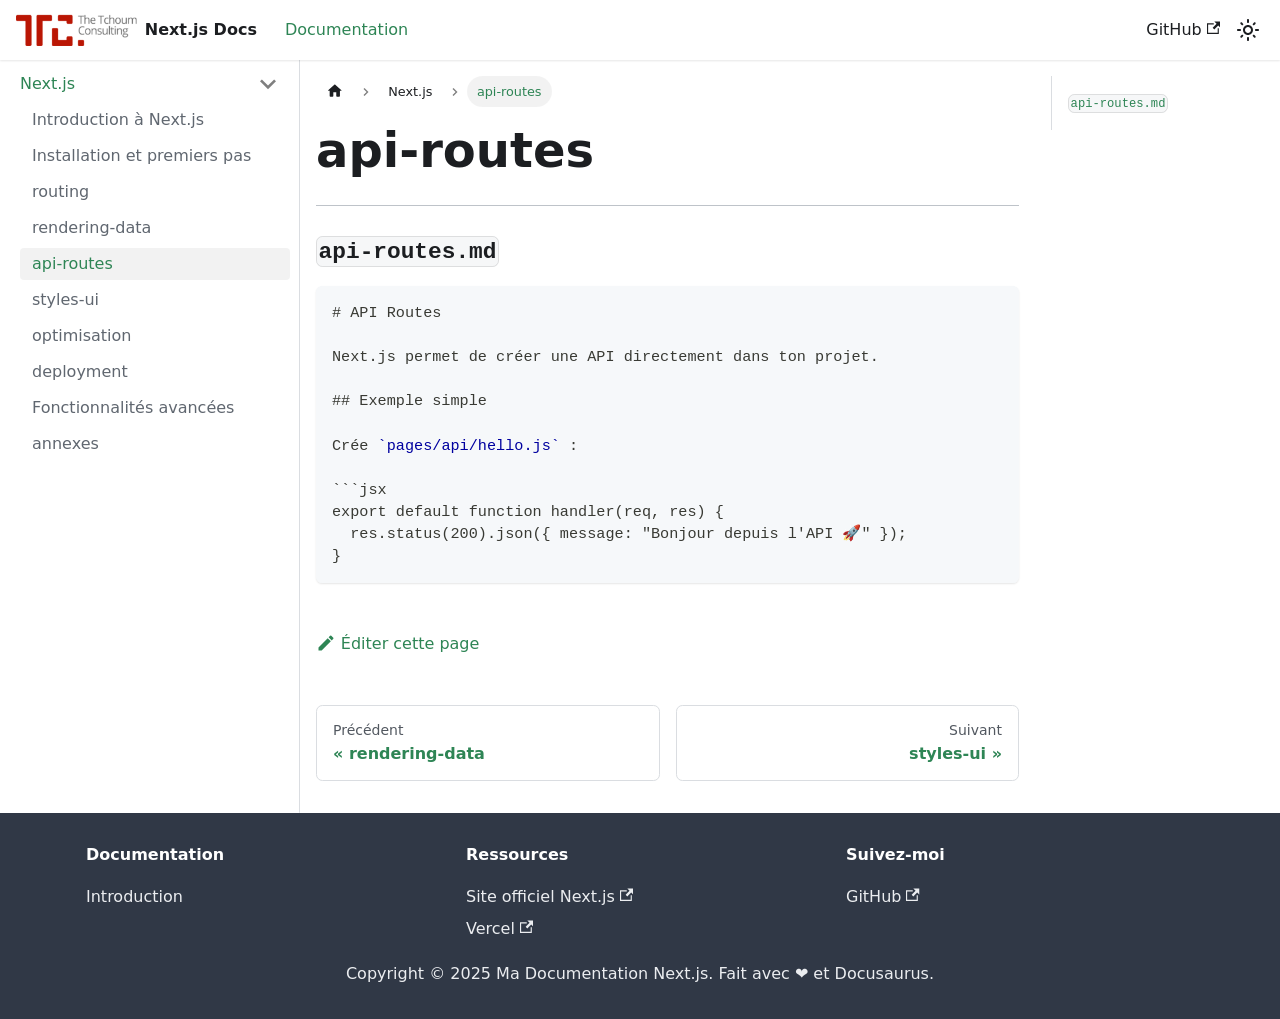
<file: docs/api-routes/index.html>
<!doctype html>
<html lang="fr" dir="ltr" class="docs-wrapper plugin-docs plugin-id-default docs-version-current docs-doc-page docs-doc-id-api-routes" data-has-hydrated="false">
<head>
<meta charset="UTF-8">
<meta name="generator" content="Docusaurus v3.8.1">
<title data-rh="true">api-routes | Documentation Next.js</title><meta data-rh="true" name="viewport" content="width=device-width,initial-scale=1"><meta data-rh="true" name="twitter:card" content="summary_large_image"><meta data-rh="true" property="og:image" content="http://develo.thetchoum.com/img/docusaurus-social-card.jpg"><meta data-rh="true" name="twitter:image" content="http://develo.thetchoum.com/img/docusaurus-social-card.jpg"><meta data-rh="true" property="og:url" content="http://develo.thetchoum.com/docs/api-routes"><meta data-rh="true" property="og:locale" content="fr"><meta data-rh="true" name="docusaurus_locale" content="fr"><meta data-rh="true" name="docsearch:language" content="fr"><meta data-rh="true" name="docusaurus_version" content="current"><meta data-rh="true" name="docusaurus_tag" content="docs-default-current"><meta data-rh="true" name="docsearch:version" content="current"><meta data-rh="true" name="docsearch:docusaurus_tag" content="docs-default-current"><meta data-rh="true" property="og:title" content="api-routes | Documentation Next.js"><meta data-rh="true" name="description" content="---"><meta data-rh="true" property="og:description" content="---"><link data-rh="true" rel="icon" href="/img/favicon.ico"><link data-rh="true" rel="canonical" href="http://develo.thetchoum.com/docs/api-routes"><link data-rh="true" rel="alternate" href="http://develo.thetchoum.com/docs/api-routes" hreflang="fr"><link data-rh="true" rel="alternate" href="http://develo.thetchoum.com/docs/api-routes" hreflang="x-default"><script data-rh="true" type="application/ld+json">{"@context":"https://schema.org","@type":"BreadcrumbList","itemListElement":[{"@type":"ListItem","position":1,"name":"api-routes","item":"http://develo.thetchoum.com/docs/api-routes"}]}</script><link rel="stylesheet" href="/assets/css/styles.254ebf3d.css">
<script src="/assets/js/runtime~main.9541ebcd.js" defer="defer"></script>
<script src="/assets/js/main.70bd3aef.js" defer="defer"></script>
</head>
<body class="navigation-with-keyboard">
<svg xmlns="http://www.w3.org/2000/svg" style="display: none;"><defs>
<symbol id="theme-svg-external-link" viewBox="0 0 24 24"><path fill="currentColor" d="M21 13v10h-21v-19h12v2h-10v15h17v-8h2zm3-12h-10.988l4.035 4-6.977 7.07 2.828 2.828 6.977-7.07 4.125 4.172v-11z"/></symbol>
</defs></svg>
<script>!function(){var t="light";var e=function(){try{return new URLSearchParams(window.location.search).get("docusaurus-theme")}catch(t){}}()||function(){try{return window.localStorage.getItem("theme")}catch(t){}}();document.documentElement.setAttribute("data-theme",e||t),document.documentElement.setAttribute("data-theme-choice",e||t)}(),function(){try{const c=new URLSearchParams(window.location.search).entries();for(var[t,e]of c)if(t.startsWith("docusaurus-data-")){var a=t.replace("docusaurus-data-","data-");document.documentElement.setAttribute(a,e)}}catch(t){}}()</script><div id="__docusaurus"><link rel="preload" as="image" href="/img/TTClogo.png"><div role="region" aria-label="Aller au contenu principal"><a class="skipToContent_fXgn" href="#__docusaurus_skipToContent_fallback">Aller au contenu principal</a></div><nav aria-label="Main" class="theme-layout-navbar navbar navbar--fixed-top"><div class="navbar__inner"><div class="theme-layout-navbar-left navbar__items"><button aria-label="Ouvrir/fermer la barre de navigation" aria-expanded="false" class="navbar__toggle clean-btn" type="button"><svg width="30" height="30" viewBox="0 0 30 30" aria-hidden="true"><path stroke="currentColor" stroke-linecap="round" stroke-miterlimit="10" stroke-width="2" d="M4 7h22M4 15h22M4 23h22"></path></svg></button><a class="navbar__brand" href="/"><div class="navbar__logo"><img src="/img/TTClogo.png" alt="Logo Next.js" class="themedComponent_mlkZ themedComponent--light_NVdE"><img src="/img/TTClogo.png" alt="Logo Next.js" class="themedComponent_mlkZ themedComponent--dark_xIcU"></div><b class="navbar__title text--truncate">Next.js Docs</b></a><a aria-current="page" class="navbar__item navbar__link navbar__link--active" href="/docs/introduction">Documentation</a></div><div class="theme-layout-navbar-right navbar__items navbar__items--right"><a href="https://github.com/Rolyx/TechTchoumDoc" target="_blank" rel="noopener noreferrer" class="navbar__item navbar__link">GitHub<svg width="13.5" height="13.5" aria-hidden="true" class="iconExternalLink_nPIU"><use href="#theme-svg-external-link"></use></svg></a><div class="toggle_vylO colorModeToggle_DEke"><button class="clean-btn toggleButton_gllP toggleButtonDisabled_aARS" type="button" disabled="" title="system mode" aria-label="Basculer entre le mode sombre et clair (actuellement system mode)"><svg viewBox="0 0 24 24" width="24" height="24" aria-hidden="true" class="toggleIcon_g3eP lightToggleIcon_pyhR"><path fill="currentColor" d="M12,9c1.65,0,3,1.35,3,3s-1.35,3-3,3s-3-1.35-3-3S10.35,9,12,9 M12,7c-2.76,0-5,2.24-5,5s2.24,5,5,5s5-2.24,5-5 S14.76,7,12,7L12,7z M2,13l2,0c0.55,0,1-0.45,1-1s-0.45-1-1-1l-2,0c-0.55,0-1,0.45-1,1S1.45,13,2,13z M20,13l2,0c0.55,0,1-0.45,1-1 s-0.45-1-1-1l-2,0c-0.55,0-1,0.45-1,1S19.45,13,20,13z M11,2v2c0,0.55,0.45,1,1,1s1-0.45,1-1V2c0-0.55-0.45-1-1-1S11,1.45,11,2z M11,20v2c0,0.55,0.45,1,1,1s1-0.45,1-1v-2c0-0.55-0.45-1-1-1C11.45,19,11,19.45,11,20z M5.99,4.58c-0.39-0.39-1.03-0.39-1.41,0 c-0.39,0.39-0.39,1.03,0,1.41l1.06,1.06c0.39,0.39,1.03,0.39,1.41,0s0.39-1.03,0-1.41L5.99,4.58z M18.36,16.95 c-0.39-0.39-1.03-0.39-1.41,0c-0.39,0.39-0.39,1.03,0,1.41l1.06,1.06c0.39,0.39,1.03,0.39,1.41,0c0.39-0.39,0.39-1.03,0-1.41 L18.36,16.95z M19.42,5.99c0.39-0.39,0.39-1.03,0-1.41c-0.39-0.39-1.03-0.39-1.41,0l-1.06,1.06c-0.39,0.39-0.39,1.03,0,1.41 s1.03,0.39,1.41,0L19.42,5.99z M7.05,18.36c0.39-0.39,0.39-1.03,0-1.41c-0.39-0.39-1.03-0.39-1.41,0l-1.06,1.06 c-0.39,0.39-0.39,1.03,0,1.41s1.03,0.39,1.41,0L7.05,18.36z"></path></svg><svg viewBox="0 0 24 24" width="24" height="24" aria-hidden="true" class="toggleIcon_g3eP darkToggleIcon_wfgR"><path fill="currentColor" d="M9.37,5.51C9.19,6.15,9.1,6.82,9.1,7.5c0,4.08,3.32,7.4,7.4,7.4c0.68,0,1.35-0.09,1.99-0.27C17.45,17.19,14.93,19,12,19 c-3.86,0-7-3.14-7-7C5,9.07,6.81,6.55,9.37,5.51z M12,3c-4.97,0-9,4.03-9,9s4.03,9,9,9s9-4.03,9-9c0-0.46-0.04-0.92-0.1-1.36 c-0.98,1.37-2.58,2.26-4.4,2.26c-2.98,0-5.4-2.42-5.4-5.4c0-1.81,0.89-3.42,2.26-4.4C12.92,3.04,12.46,3,12,3L12,3z"></path></svg><svg viewBox="0 0 24 24" width="24" height="24" aria-hidden="true" class="toggleIcon_g3eP systemToggleIcon_QzmC"><path fill="currentColor" d="m12 21c4.971 0 9-4.029 9-9s-4.029-9-9-9-9 4.029-9 9 4.029 9 9 9zm4.95-13.95c1.313 1.313 2.05 3.093 2.05 4.95s-0.738 3.637-2.05 4.95c-1.313 1.313-3.093 2.05-4.95 2.05v-14c1.857 0 3.637 0.737 4.95 2.05z"></path></svg></button></div><div class="navbarSearchContainer_Bca1"></div></div></div><div role="presentation" class="navbar-sidebar__backdrop"></div></nav><div id="__docusaurus_skipToContent_fallback" class="theme-layout-main main-wrapper mainWrapper_z2l0"><div class="docsWrapper_hBAB"><button aria-label="Retour au début de la page" class="clean-btn theme-back-to-top-button backToTopButton_sjWU" type="button"></button><div class="docRoot_UBD9"><aside class="theme-doc-sidebar-container docSidebarContainer_YfHR"><div class="sidebarViewport_aRkj"><div class="sidebar_njMd"><nav aria-label="Docs sidebar" class="menu thin-scrollbar menu_SIkG"><ul class="theme-doc-sidebar-menu menu__list"><li class="theme-doc-sidebar-item-category theme-doc-sidebar-item-category-level-1 menu__list-item"><div class="menu__list-item-collapsible"><a class="menu__link menu__link--sublist menu__link--sublist-caret menu__link--active" role="button" aria-expanded="true" href="/docs/introduction">Next.js</a></div><ul class="menu__list"><li class="theme-doc-sidebar-item-link theme-doc-sidebar-item-link-level-2 menu__list-item"><a class="menu__link" tabindex="0" href="/docs/introduction">Introduction à Next.js</a></li><li class="theme-doc-sidebar-item-link theme-doc-sidebar-item-link-level-2 menu__list-item"><a class="menu__link" tabindex="0" href="/docs/installation">Installation et premiers pas</a></li><li class="theme-doc-sidebar-item-link theme-doc-sidebar-item-link-level-2 menu__list-item"><a class="menu__link" tabindex="0" href="/docs/routing">routing</a></li><li class="theme-doc-sidebar-item-link theme-doc-sidebar-item-link-level-2 menu__list-item"><a class="menu__link" tabindex="0" href="/docs/rendering-data">rendering-data</a></li><li class="theme-doc-sidebar-item-link theme-doc-sidebar-item-link-level-2 menu__list-item"><a class="menu__link menu__link--active" aria-current="page" tabindex="0" href="/docs/api-routes">api-routes</a></li><li class="theme-doc-sidebar-item-link theme-doc-sidebar-item-link-level-2 menu__list-item"><a class="menu__link" tabindex="0" href="/docs/styles-ui">styles-ui</a></li><li class="theme-doc-sidebar-item-link theme-doc-sidebar-item-link-level-2 menu__list-item"><a class="menu__link" tabindex="0" href="/docs/optimisation">optimisation</a></li><li class="theme-doc-sidebar-item-link theme-doc-sidebar-item-link-level-2 menu__list-item"><a class="menu__link" tabindex="0" href="/docs/deployment">deployment</a></li><li class="theme-doc-sidebar-item-link theme-doc-sidebar-item-link-level-2 menu__list-item"><a class="menu__link" tabindex="0" href="/docs/advanced">Fonctionnalités avancées</a></li><li class="theme-doc-sidebar-item-link theme-doc-sidebar-item-link-level-2 menu__list-item"><a class="menu__link" tabindex="0" href="/docs/annexes">annexes</a></li></ul></li></ul></nav></div></div></aside><main class="docMainContainer_TBSr"><div class="container padding-top--md padding-bottom--lg"><div class="row"><div class="col docItemCol_VOVn"><div class="docItemContainer_Djhp"><article><nav class="theme-doc-breadcrumbs breadcrumbsContainer_Z_bl" aria-label="Fil d&#x27;Ariane"><ul class="breadcrumbs"><li class="breadcrumbs__item"><a aria-label="Page d&#x27;accueil" class="breadcrumbs__link" href="/"><svg viewBox="0 0 24 24" class="breadcrumbHomeIcon_YNFT"><path d="M10 19v-5h4v5c0 .55.45 1 1 1h3c.55 0 1-.45 1-1v-7h1.7c.46 0 .68-.57.33-.87L12.67 3.6c-.38-.34-.96-.34-1.34 0l-8.36 7.53c-.34.3-.13.87.33.87H5v7c0 .55.45 1 1 1h3c.55 0 1-.45 1-1z" fill="currentColor"></path></svg></a></li><li class="breadcrumbs__item"><span class="breadcrumbs__link">Next.js</span></li><li class="breadcrumbs__item breadcrumbs__item--active"><span class="breadcrumbs__link">api-routes</span></li></ul></nav><div class="tocCollapsible_ETCw theme-doc-toc-mobile tocMobile_ITEo"><button type="button" class="clean-btn tocCollapsibleButton_TO0P">Sur cette page</button></div><div class="theme-doc-markdown markdown"><header><h1>api-routes</h1></header><hr>
<h3 class="anchor anchorWithStickyNavbar_LWe7" id="api-routesmd"><code>api-routes.md</code><a href="#api-routesmd" class="hash-link" aria-label="Lien direct vers api-routesmd" title="Lien direct vers api-routesmd">​</a></h3>
<div class="language-markdown codeBlockContainer_Ckt0 theme-code-block" style="--prism-color:#393A34;--prism-background-color:#f6f8fa"><div class="codeBlockContent_QJqH"><pre tabindex="0" class="prism-code language-markdown codeBlock_bY9V thin-scrollbar" style="color:#393A34;background-color:#f6f8fa"><code class="codeBlockLines_e6Vv"><span class="token-line" style="color:#393A34"><span class="token title important punctuation" style="color:#393A34">#</span><span class="token title important"> API Routes</span><span class="token plain"></span><br></span><span class="token-line" style="color:#393A34"><span class="token plain" style="display:inline-block"></span><br></span><span class="token-line" style="color:#393A34"><span class="token plain">Next.js permet de créer une API directement dans ton projet.</span><br></span><span class="token-line" style="color:#393A34"><span class="token plain" style="display:inline-block"></span><br></span><span class="token-line" style="color:#393A34"><span class="token plain"></span><span class="token title important punctuation" style="color:#393A34">##</span><span class="token title important"> Exemple simple</span><span class="token plain"></span><br></span><span class="token-line" style="color:#393A34"><span class="token plain" style="display:inline-block"></span><br></span><span class="token-line" style="color:#393A34"><span class="token plain">Crée </span><span class="token code-snippet code keyword" style="color:#00009f">`pages/api/hello.js`</span><span class="token plain"> :</span><br></span><span class="token-line" style="color:#393A34"><span class="token plain" style="display:inline-block"></span><br></span><span class="token-line" style="color:#393A34"><span class="token plain">```jsx</span><br></span><span class="token-line" style="color:#393A34"><span class="token plain">export default function handler(req, res) {</span><br></span><span class="token-line" style="color:#393A34"><span class="token plain">  res.status(200).json({ message: &quot;Bonjour depuis l&#x27;API 🚀&quot; });</span><br></span><span class="token-line" style="color:#393A34"><span class="token plain">}</span><br></span></code></pre></div></div></div><footer class="theme-doc-footer docusaurus-mt-lg"><div class="row margin-top--sm theme-doc-footer-edit-meta-row"><div class="col"><a href="https://github.com/Rolyx/TechTchoumDoc/tree/main/docs/api-routes.md" target="_blank" rel="noopener noreferrer" class="theme-edit-this-page"><svg fill="currentColor" height="20" width="20" viewBox="0 0 40 40" class="iconEdit_Z9Sw" aria-hidden="true"><g><path d="m34.5 11.7l-3 3.1-6.3-6.3 3.1-3q0.5-0.5 1.2-0.5t1.1 0.5l3.9 3.9q0.5 0.4 0.5 1.1t-0.5 1.2z m-29.5 17.1l18.4-18.5 6.3 6.3-18.4 18.4h-6.3v-6.2z"></path></g></svg>Éditer cette page</a></div><div class="col lastUpdated_JAkA"></div></div></footer></article><nav class="docusaurus-mt-lg pagination-nav" aria-label="Pages de documentation"><a class="pagination-nav__link pagination-nav__link--prev" href="/docs/rendering-data"><div class="pagination-nav__sublabel">Précédent</div><div class="pagination-nav__label">rendering-data</div></a><a class="pagination-nav__link pagination-nav__link--next" href="/docs/styles-ui"><div class="pagination-nav__sublabel">Suivant</div><div class="pagination-nav__label">styles-ui</div></a></nav></div></div><div class="col col--3"><div class="tableOfContents_bqdL thin-scrollbar theme-doc-toc-desktop"><ul class="table-of-contents table-of-contents__left-border"><li><a href="#api-routesmd" class="table-of-contents__link toc-highlight"><code>api-routes.md</code></a></li></ul></div></div></div></div></main></div></div></div><footer class="theme-layout-footer footer footer--dark"><div class="container container-fluid"><div class="row footer__links"><div class="theme-layout-footer-column col footer__col"><div class="footer__title">Documentation</div><ul class="footer__items clean-list"><li class="footer__item"><a class="footer__link-item" href="/docs/introduction">Introduction</a></li></ul></div><div class="theme-layout-footer-column col footer__col"><div class="footer__title">Ressources</div><ul class="footer__items clean-list"><li class="footer__item"><a href="https://nextjs.org/docs" target="_blank" rel="noopener noreferrer" class="footer__link-item">Site officiel Next.js<svg width="13.5" height="13.5" aria-hidden="true" class="iconExternalLink_nPIU"><use href="#theme-svg-external-link"></use></svg></a></li><li class="footer__item"><a href="https://vercel.com" target="_blank" rel="noopener noreferrer" class="footer__link-item">Vercel<svg width="13.5" height="13.5" aria-hidden="true" class="iconExternalLink_nPIU"><use href="#theme-svg-external-link"></use></svg></a></li></ul></div><div class="theme-layout-footer-column col footer__col"><div class="footer__title">Suivez-moi</div><ul class="footer__items clean-list"><li class="footer__item"><a href="https://github.com/Rolyx/TechTchoumDoc/" target="_blank" rel="noopener noreferrer" class="footer__link-item">GitHub<svg width="13.5" height="13.5" aria-hidden="true" class="iconExternalLink_nPIU"><use href="#theme-svg-external-link"></use></svg></a></li></ul></div></div><div class="footer__bottom text--center"><div class="footer__copyright">Copyright © 2025 Ma Documentation Next.js. Fait avec ❤️ et Docusaurus.</div></div></div></footer></div>
</body>
</html>
</file>
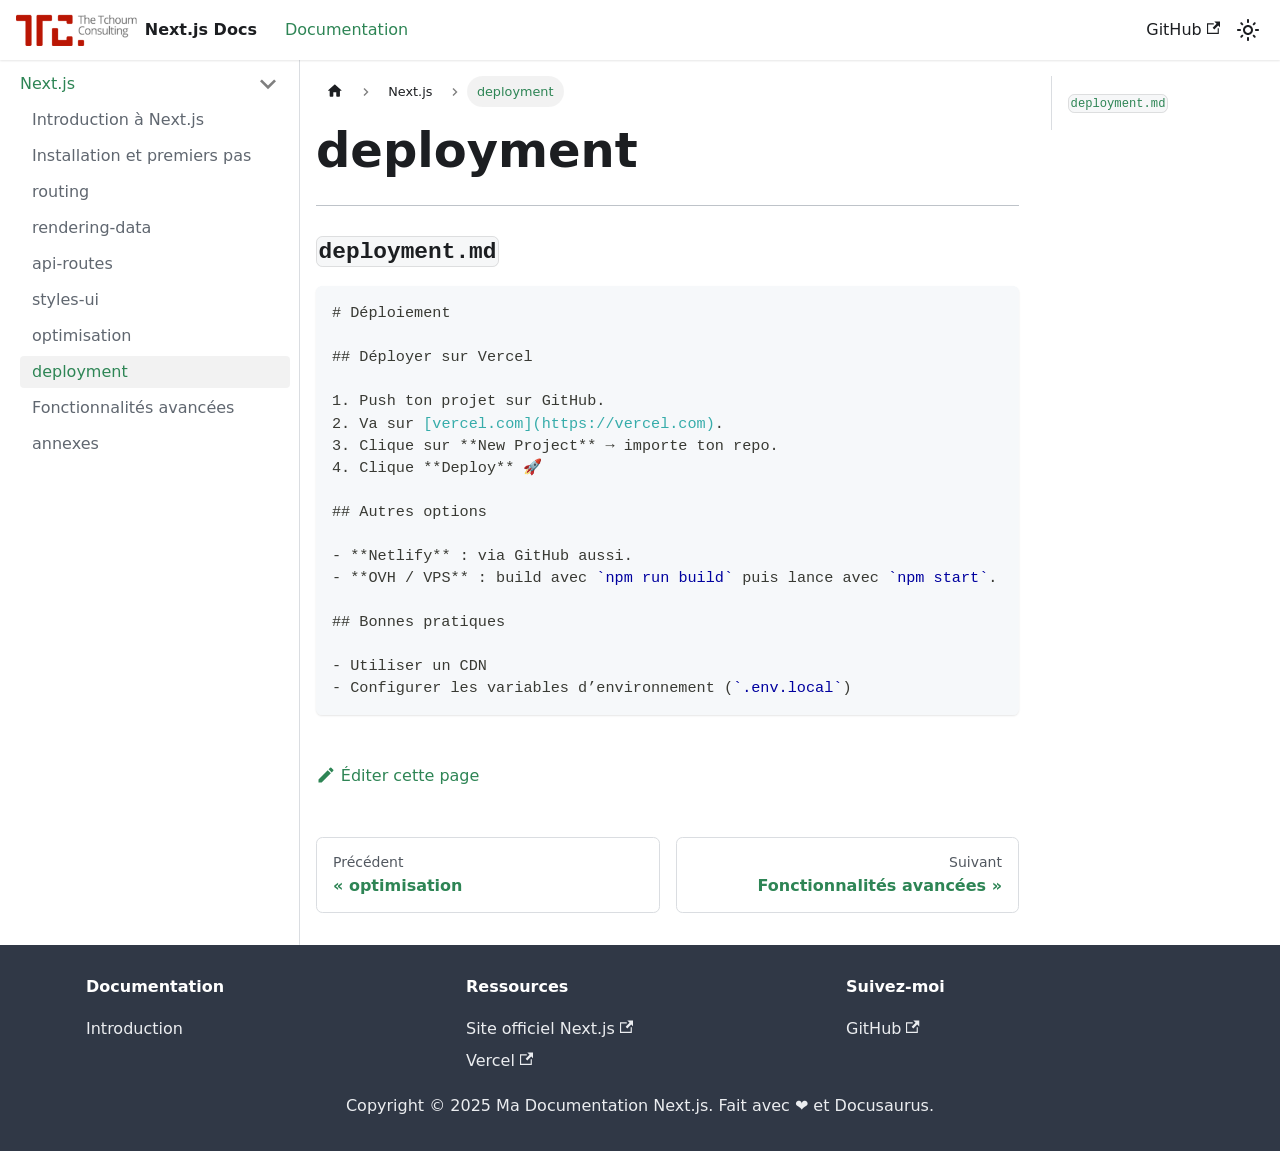
<file: docs/deployment/index.html>
<!doctype html>
<html lang="fr" dir="ltr" class="docs-wrapper plugin-docs plugin-id-default docs-version-current docs-doc-page docs-doc-id-deployment" data-has-hydrated="false">
<head>
<meta charset="UTF-8">
<meta name="generator" content="Docusaurus v3.8.1">
<title data-rh="true">deployment | Documentation Next.js</title><meta data-rh="true" name="viewport" content="width=device-width,initial-scale=1"><meta data-rh="true" name="twitter:card" content="summary_large_image"><meta data-rh="true" property="og:image" content="http://develo.thetchoum.com/img/docusaurus-social-card.jpg"><meta data-rh="true" name="twitter:image" content="http://develo.thetchoum.com/img/docusaurus-social-card.jpg"><meta data-rh="true" property="og:url" content="http://develo.thetchoum.com/docs/deployment"><meta data-rh="true" property="og:locale" content="fr"><meta data-rh="true" name="docusaurus_locale" content="fr"><meta data-rh="true" name="docsearch:language" content="fr"><meta data-rh="true" name="docusaurus_version" content="current"><meta data-rh="true" name="docusaurus_tag" content="docs-default-current"><meta data-rh="true" name="docsearch:version" content="current"><meta data-rh="true" name="docsearch:docusaurus_tag" content="docs-default-current"><meta data-rh="true" property="og:title" content="deployment | Documentation Next.js"><meta data-rh="true" name="description" content="---"><meta data-rh="true" property="og:description" content="---"><link data-rh="true" rel="icon" href="/img/favicon.ico"><link data-rh="true" rel="canonical" href="http://develo.thetchoum.com/docs/deployment"><link data-rh="true" rel="alternate" href="http://develo.thetchoum.com/docs/deployment" hreflang="fr"><link data-rh="true" rel="alternate" href="http://develo.thetchoum.com/docs/deployment" hreflang="x-default"><script data-rh="true" type="application/ld+json">{"@context":"https://schema.org","@type":"BreadcrumbList","itemListElement":[{"@type":"ListItem","position":1,"name":"deployment","item":"http://develo.thetchoum.com/docs/deployment"}]}</script><link rel="stylesheet" href="/assets/css/styles.254ebf3d.css">
<script src="/assets/js/runtime~main.9541ebcd.js" defer="defer"></script>
<script src="/assets/js/main.70bd3aef.js" defer="defer"></script>
</head>
<body class="navigation-with-keyboard">
<svg xmlns="http://www.w3.org/2000/svg" style="display: none;"><defs>
<symbol id="theme-svg-external-link" viewBox="0 0 24 24"><path fill="currentColor" d="M21 13v10h-21v-19h12v2h-10v15h17v-8h2zm3-12h-10.988l4.035 4-6.977 7.07 2.828 2.828 6.977-7.07 4.125 4.172v-11z"/></symbol>
</defs></svg>
<script>!function(){var t="light";var e=function(){try{return new URLSearchParams(window.location.search).get("docusaurus-theme")}catch(t){}}()||function(){try{return window.localStorage.getItem("theme")}catch(t){}}();document.documentElement.setAttribute("data-theme",e||t),document.documentElement.setAttribute("data-theme-choice",e||t)}(),function(){try{const c=new URLSearchParams(window.location.search).entries();for(var[t,e]of c)if(t.startsWith("docusaurus-data-")){var a=t.replace("docusaurus-data-","data-");document.documentElement.setAttribute(a,e)}}catch(t){}}()</script><div id="__docusaurus"><link rel="preload" as="image" href="/img/TTClogo.png"><div role="region" aria-label="Aller au contenu principal"><a class="skipToContent_fXgn" href="#__docusaurus_skipToContent_fallback">Aller au contenu principal</a></div><nav aria-label="Main" class="theme-layout-navbar navbar navbar--fixed-top"><div class="navbar__inner"><div class="theme-layout-navbar-left navbar__items"><button aria-label="Ouvrir/fermer la barre de navigation" aria-expanded="false" class="navbar__toggle clean-btn" type="button"><svg width="30" height="30" viewBox="0 0 30 30" aria-hidden="true"><path stroke="currentColor" stroke-linecap="round" stroke-miterlimit="10" stroke-width="2" d="M4 7h22M4 15h22M4 23h22"></path></svg></button><a class="navbar__brand" href="/"><div class="navbar__logo"><img src="/img/TTClogo.png" alt="Logo Next.js" class="themedComponent_mlkZ themedComponent--light_NVdE"><img src="/img/TTClogo.png" alt="Logo Next.js" class="themedComponent_mlkZ themedComponent--dark_xIcU"></div><b class="navbar__title text--truncate">Next.js Docs</b></a><a aria-current="page" class="navbar__item navbar__link navbar__link--active" href="/docs/introduction">Documentation</a></div><div class="theme-layout-navbar-right navbar__items navbar__items--right"><a href="https://github.com/Rolyx/TechTchoumDoc" target="_blank" rel="noopener noreferrer" class="navbar__item navbar__link">GitHub<svg width="13.5" height="13.5" aria-hidden="true" class="iconExternalLink_nPIU"><use href="#theme-svg-external-link"></use></svg></a><div class="toggle_vylO colorModeToggle_DEke"><button class="clean-btn toggleButton_gllP toggleButtonDisabled_aARS" type="button" disabled="" title="system mode" aria-label="Basculer entre le mode sombre et clair (actuellement system mode)"><svg viewBox="0 0 24 24" width="24" height="24" aria-hidden="true" class="toggleIcon_g3eP lightToggleIcon_pyhR"><path fill="currentColor" d="M12,9c1.65,0,3,1.35,3,3s-1.35,3-3,3s-3-1.35-3-3S10.35,9,12,9 M12,7c-2.76,0-5,2.24-5,5s2.24,5,5,5s5-2.24,5-5 S14.76,7,12,7L12,7z M2,13l2,0c0.55,0,1-0.45,1-1s-0.45-1-1-1l-2,0c-0.55,0-1,0.45-1,1S1.45,13,2,13z M20,13l2,0c0.55,0,1-0.45,1-1 s-0.45-1-1-1l-2,0c-0.55,0-1,0.45-1,1S19.45,13,20,13z M11,2v2c0,0.55,0.45,1,1,1s1-0.45,1-1V2c0-0.55-0.45-1-1-1S11,1.45,11,2z M11,20v2c0,0.55,0.45,1,1,1s1-0.45,1-1v-2c0-0.55-0.45-1-1-1C11.45,19,11,19.45,11,20z M5.99,4.58c-0.39-0.39-1.03-0.39-1.41,0 c-0.39,0.39-0.39,1.03,0,1.41l1.06,1.06c0.39,0.39,1.03,0.39,1.41,0s0.39-1.03,0-1.41L5.99,4.58z M18.36,16.95 c-0.39-0.39-1.03-0.39-1.41,0c-0.39,0.39-0.39,1.03,0,1.41l1.06,1.06c0.39,0.39,1.03,0.39,1.41,0c0.39-0.39,0.39-1.03,0-1.41 L18.36,16.95z M19.42,5.99c0.39-0.39,0.39-1.03,0-1.41c-0.39-0.39-1.03-0.39-1.41,0l-1.06,1.06c-0.39,0.39-0.39,1.03,0,1.41 s1.03,0.39,1.41,0L19.42,5.99z M7.05,18.36c0.39-0.39,0.39-1.03,0-1.41c-0.39-0.39-1.03-0.39-1.41,0l-1.06,1.06 c-0.39,0.39-0.39,1.03,0,1.41s1.03,0.39,1.41,0L7.05,18.36z"></path></svg><svg viewBox="0 0 24 24" width="24" height="24" aria-hidden="true" class="toggleIcon_g3eP darkToggleIcon_wfgR"><path fill="currentColor" d="M9.37,5.51C9.19,6.15,9.1,6.82,9.1,7.5c0,4.08,3.32,7.4,7.4,7.4c0.68,0,1.35-0.09,1.99-0.27C17.45,17.19,14.93,19,12,19 c-3.86,0-7-3.14-7-7C5,9.07,6.81,6.55,9.37,5.51z M12,3c-4.97,0-9,4.03-9,9s4.03,9,9,9s9-4.03,9-9c0-0.46-0.04-0.92-0.1-1.36 c-0.98,1.37-2.58,2.26-4.4,2.26c-2.98,0-5.4-2.42-5.4-5.4c0-1.81,0.89-3.42,2.26-4.4C12.92,3.04,12.46,3,12,3L12,3z"></path></svg><svg viewBox="0 0 24 24" width="24" height="24" aria-hidden="true" class="toggleIcon_g3eP systemToggleIcon_QzmC"><path fill="currentColor" d="m12 21c4.971 0 9-4.029 9-9s-4.029-9-9-9-9 4.029-9 9 4.029 9 9 9zm4.95-13.95c1.313 1.313 2.05 3.093 2.05 4.95s-0.738 3.637-2.05 4.95c-1.313 1.313-3.093 2.05-4.95 2.05v-14c1.857 0 3.637 0.737 4.95 2.05z"></path></svg></button></div><div class="navbarSearchContainer_Bca1"></div></div></div><div role="presentation" class="navbar-sidebar__backdrop"></div></nav><div id="__docusaurus_skipToContent_fallback" class="theme-layout-main main-wrapper mainWrapper_z2l0"><div class="docsWrapper_hBAB"><button aria-label="Retour au début de la page" class="clean-btn theme-back-to-top-button backToTopButton_sjWU" type="button"></button><div class="docRoot_UBD9"><aside class="theme-doc-sidebar-container docSidebarContainer_YfHR"><div class="sidebarViewport_aRkj"><div class="sidebar_njMd"><nav aria-label="Docs sidebar" class="menu thin-scrollbar menu_SIkG"><ul class="theme-doc-sidebar-menu menu__list"><li class="theme-doc-sidebar-item-category theme-doc-sidebar-item-category-level-1 menu__list-item"><div class="menu__list-item-collapsible"><a class="menu__link menu__link--sublist menu__link--sublist-caret menu__link--active" role="button" aria-expanded="true" href="/docs/introduction">Next.js</a></div><ul class="menu__list"><li class="theme-doc-sidebar-item-link theme-doc-sidebar-item-link-level-2 menu__list-item"><a class="menu__link" tabindex="0" href="/docs/introduction">Introduction à Next.js</a></li><li class="theme-doc-sidebar-item-link theme-doc-sidebar-item-link-level-2 menu__list-item"><a class="menu__link" tabindex="0" href="/docs/installation">Installation et premiers pas</a></li><li class="theme-doc-sidebar-item-link theme-doc-sidebar-item-link-level-2 menu__list-item"><a class="menu__link" tabindex="0" href="/docs/routing">routing</a></li><li class="theme-doc-sidebar-item-link theme-doc-sidebar-item-link-level-2 menu__list-item"><a class="menu__link" tabindex="0" href="/docs/rendering-data">rendering-data</a></li><li class="theme-doc-sidebar-item-link theme-doc-sidebar-item-link-level-2 menu__list-item"><a class="menu__link" tabindex="0" href="/docs/api-routes">api-routes</a></li><li class="theme-doc-sidebar-item-link theme-doc-sidebar-item-link-level-2 menu__list-item"><a class="menu__link" tabindex="0" href="/docs/styles-ui">styles-ui</a></li><li class="theme-doc-sidebar-item-link theme-doc-sidebar-item-link-level-2 menu__list-item"><a class="menu__link" tabindex="0" href="/docs/optimisation">optimisation</a></li><li class="theme-doc-sidebar-item-link theme-doc-sidebar-item-link-level-2 menu__list-item"><a class="menu__link menu__link--active" aria-current="page" tabindex="0" href="/docs/deployment">deployment</a></li><li class="theme-doc-sidebar-item-link theme-doc-sidebar-item-link-level-2 menu__list-item"><a class="menu__link" tabindex="0" href="/docs/advanced">Fonctionnalités avancées</a></li><li class="theme-doc-sidebar-item-link theme-doc-sidebar-item-link-level-2 menu__list-item"><a class="menu__link" tabindex="0" href="/docs/annexes">annexes</a></li></ul></li></ul></nav></div></div></aside><main class="docMainContainer_TBSr"><div class="container padding-top--md padding-bottom--lg"><div class="row"><div class="col docItemCol_VOVn"><div class="docItemContainer_Djhp"><article><nav class="theme-doc-breadcrumbs breadcrumbsContainer_Z_bl" aria-label="Fil d&#x27;Ariane"><ul class="breadcrumbs"><li class="breadcrumbs__item"><a aria-label="Page d&#x27;accueil" class="breadcrumbs__link" href="/"><svg viewBox="0 0 24 24" class="breadcrumbHomeIcon_YNFT"><path d="M10 19v-5h4v5c0 .55.45 1 1 1h3c.55 0 1-.45 1-1v-7h1.7c.46 0 .68-.57.33-.87L12.67 3.6c-.38-.34-.96-.34-1.34 0l-8.36 7.53c-.34.3-.13.87.33.87H5v7c0 .55.45 1 1 1h3c.55 0 1-.45 1-1z" fill="currentColor"></path></svg></a></li><li class="breadcrumbs__item"><span class="breadcrumbs__link">Next.js</span></li><li class="breadcrumbs__item breadcrumbs__item--active"><span class="breadcrumbs__link">deployment</span></li></ul></nav><div class="tocCollapsible_ETCw theme-doc-toc-mobile tocMobile_ITEo"><button type="button" class="clean-btn tocCollapsibleButton_TO0P">Sur cette page</button></div><div class="theme-doc-markdown markdown"><header><h1>deployment</h1></header><hr>
<h3 class="anchor anchorWithStickyNavbar_LWe7" id="deploymentmd"><code>deployment.md</code><a href="#deploymentmd" class="hash-link" aria-label="Lien direct vers deploymentmd" title="Lien direct vers deploymentmd">​</a></h3>
<div class="language-markdown codeBlockContainer_Ckt0 theme-code-block" style="--prism-color:#393A34;--prism-background-color:#f6f8fa"><div class="codeBlockContent_QJqH"><pre tabindex="0" class="prism-code language-markdown codeBlock_bY9V thin-scrollbar" style="color:#393A34;background-color:#f6f8fa"><code class="codeBlockLines_e6Vv"><span class="token-line" style="color:#393A34"><span class="token title important punctuation" style="color:#393A34">#</span><span class="token title important"> Déploiement</span><span class="token plain"></span><br></span><span class="token-line" style="color:#393A34"><span class="token plain" style="display:inline-block"></span><br></span><span class="token-line" style="color:#393A34"><span class="token plain"></span><span class="token title important punctuation" style="color:#393A34">##</span><span class="token title important"> Déployer sur Vercel</span><span class="token plain"></span><br></span><span class="token-line" style="color:#393A34"><span class="token plain" style="display:inline-block"></span><br></span><span class="token-line" style="color:#393A34"><span class="token plain"></span><span class="token list punctuation" style="color:#393A34">1.</span><span class="token plain"> Push ton projet sur GitHub.</span><br></span><span class="token-line" style="color:#393A34"><span class="token plain"></span><span class="token list punctuation" style="color:#393A34">2.</span><span class="token plain"> Va sur </span><span class="token url" style="color:#36acaa">[</span><span class="token url content" style="color:#36acaa">vercel.com</span><span class="token url" style="color:#36acaa">](</span><span class="token url" style="color:#36acaa">https://vercel.com</span><span class="token url" style="color:#36acaa">)</span><span class="token plain">.</span><br></span><span class="token-line" style="color:#393A34"><span class="token plain"></span><span class="token list punctuation" style="color:#393A34">3.</span><span class="token plain"> Clique sur </span><span class="token bold punctuation" style="color:#393A34">**</span><span class="token bold content">New Project</span><span class="token bold punctuation" style="color:#393A34">**</span><span class="token plain"> → importe ton repo.</span><br></span><span class="token-line" style="color:#393A34"><span class="token plain"></span><span class="token list punctuation" style="color:#393A34">4.</span><span class="token plain"> Clique </span><span class="token bold punctuation" style="color:#393A34">**</span><span class="token bold content">Deploy</span><span class="token bold punctuation" style="color:#393A34">**</span><span class="token plain"> 🚀</span><br></span><span class="token-line" style="color:#393A34"><span class="token plain" style="display:inline-block"></span><br></span><span class="token-line" style="color:#393A34"><span class="token plain"></span><span class="token title important punctuation" style="color:#393A34">##</span><span class="token title important"> Autres options</span><span class="token plain"></span><br></span><span class="token-line" style="color:#393A34"><span class="token plain" style="display:inline-block"></span><br></span><span class="token-line" style="color:#393A34"><span class="token plain"></span><span class="token list punctuation" style="color:#393A34">-</span><span class="token plain"> </span><span class="token bold punctuation" style="color:#393A34">**</span><span class="token bold content">Netlify</span><span class="token bold punctuation" style="color:#393A34">**</span><span class="token plain"> : via GitHub aussi.</span><br></span><span class="token-line" style="color:#393A34"><span class="token plain"></span><span class="token list punctuation" style="color:#393A34">-</span><span class="token plain"> </span><span class="token bold punctuation" style="color:#393A34">**</span><span class="token bold content">OVH / VPS</span><span class="token bold punctuation" style="color:#393A34">**</span><span class="token plain"> : build avec </span><span class="token code-snippet code keyword" style="color:#00009f">`npm run build`</span><span class="token plain"> puis lance avec </span><span class="token code-snippet code keyword" style="color:#00009f">`npm start`</span><span class="token plain">.</span><br></span><span class="token-line" style="color:#393A34"><span class="token plain" style="display:inline-block"></span><br></span><span class="token-line" style="color:#393A34"><span class="token plain"></span><span class="token title important punctuation" style="color:#393A34">##</span><span class="token title important"> Bonnes pratiques</span><span class="token plain"></span><br></span><span class="token-line" style="color:#393A34"><span class="token plain" style="display:inline-block"></span><br></span><span class="token-line" style="color:#393A34"><span class="token plain"></span><span class="token list punctuation" style="color:#393A34">-</span><span class="token plain"> Utiliser un CDN</span><br></span><span class="token-line" style="color:#393A34"><span class="token plain"></span><span class="token list punctuation" style="color:#393A34">-</span><span class="token plain"> Configurer les variables d’environnement (</span><span class="token code-snippet code keyword" style="color:#00009f">`.env.local`</span><span class="token plain">)</span><br></span></code></pre></div></div></div><footer class="theme-doc-footer docusaurus-mt-lg"><div class="row margin-top--sm theme-doc-footer-edit-meta-row"><div class="col"><a href="https://github.com/Rolyx/TechTchoumDoc/tree/main/docs/deployment.md" target="_blank" rel="noopener noreferrer" class="theme-edit-this-page"><svg fill="currentColor" height="20" width="20" viewBox="0 0 40 40" class="iconEdit_Z9Sw" aria-hidden="true"><g><path d="m34.5 11.7l-3 3.1-6.3-6.3 3.1-3q0.5-0.5 1.2-0.5t1.1 0.5l3.9 3.9q0.5 0.4 0.5 1.1t-0.5 1.2z m-29.5 17.1l18.4-18.5 6.3 6.3-18.4 18.4h-6.3v-6.2z"></path></g></svg>Éditer cette page</a></div><div class="col lastUpdated_JAkA"></div></div></footer></article><nav class="docusaurus-mt-lg pagination-nav" aria-label="Pages de documentation"><a class="pagination-nav__link pagination-nav__link--prev" href="/docs/optimisation"><div class="pagination-nav__sublabel">Précédent</div><div class="pagination-nav__label">optimisation</div></a><a class="pagination-nav__link pagination-nav__link--next" href="/docs/advanced"><div class="pagination-nav__sublabel">Suivant</div><div class="pagination-nav__label">Fonctionnalités avancées</div></a></nav></div></div><div class="col col--3"><div class="tableOfContents_bqdL thin-scrollbar theme-doc-toc-desktop"><ul class="table-of-contents table-of-contents__left-border"><li><a href="#deploymentmd" class="table-of-contents__link toc-highlight"><code>deployment.md</code></a></li></ul></div></div></div></div></main></div></div></div><footer class="theme-layout-footer footer footer--dark"><div class="container container-fluid"><div class="row footer__links"><div class="theme-layout-footer-column col footer__col"><div class="footer__title">Documentation</div><ul class="footer__items clean-list"><li class="footer__item"><a class="footer__link-item" href="/docs/introduction">Introduction</a></li></ul></div><div class="theme-layout-footer-column col footer__col"><div class="footer__title">Ressources</div><ul class="footer__items clean-list"><li class="footer__item"><a href="https://nextjs.org/docs" target="_blank" rel="noopener noreferrer" class="footer__link-item">Site officiel Next.js<svg width="13.5" height="13.5" aria-hidden="true" class="iconExternalLink_nPIU"><use href="#theme-svg-external-link"></use></svg></a></li><li class="footer__item"><a href="https://vercel.com" target="_blank" rel="noopener noreferrer" class="footer__link-item">Vercel<svg width="13.5" height="13.5" aria-hidden="true" class="iconExternalLink_nPIU"><use href="#theme-svg-external-link"></use></svg></a></li></ul></div><div class="theme-layout-footer-column col footer__col"><div class="footer__title">Suivez-moi</div><ul class="footer__items clean-list"><li class="footer__item"><a href="https://github.com/Rolyx/TechTchoumDoc/" target="_blank" rel="noopener noreferrer" class="footer__link-item">GitHub<svg width="13.5" height="13.5" aria-hidden="true" class="iconExternalLink_nPIU"><use href="#theme-svg-external-link"></use></svg></a></li></ul></div></div><div class="footer__bottom text--center"><div class="footer__copyright">Copyright © 2025 Ma Documentation Next.js. Fait avec ❤️ et Docusaurus.</div></div></div></footer></div>
</body>
</html>
</file>
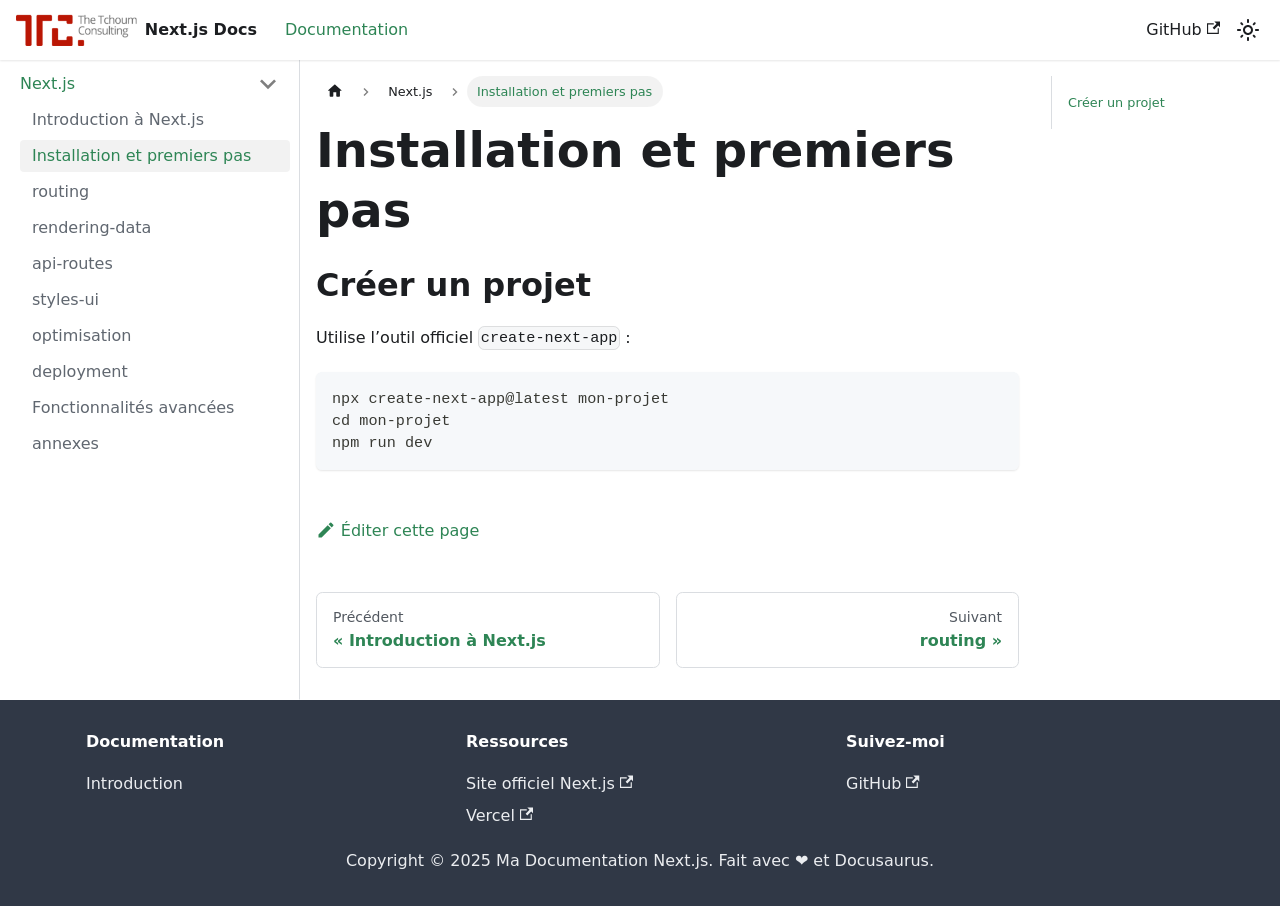
<file: docs/installation/index.html>
<!doctype html>
<html lang="fr" dir="ltr" class="docs-wrapper plugin-docs plugin-id-default docs-version-current docs-doc-page docs-doc-id-installation" data-has-hydrated="false">
<head>
<meta charset="UTF-8">
<meta name="generator" content="Docusaurus v3.8.1">
<title data-rh="true">Installation et premiers pas | Documentation Next.js</title><meta data-rh="true" name="viewport" content="width=device-width,initial-scale=1"><meta data-rh="true" name="twitter:card" content="summary_large_image"><meta data-rh="true" property="og:image" content="http://develo.thetchoum.com/img/docusaurus-social-card.jpg"><meta data-rh="true" name="twitter:image" content="http://develo.thetchoum.com/img/docusaurus-social-card.jpg"><meta data-rh="true" property="og:url" content="http://develo.thetchoum.com/docs/installation"><meta data-rh="true" property="og:locale" content="fr"><meta data-rh="true" name="docusaurus_locale" content="fr"><meta data-rh="true" name="docsearch:language" content="fr"><meta data-rh="true" name="docusaurus_version" content="current"><meta data-rh="true" name="docusaurus_tag" content="docs-default-current"><meta data-rh="true" name="docsearch:version" content="current"><meta data-rh="true" name="docsearch:docusaurus_tag" content="docs-default-current"><meta data-rh="true" property="og:title" content="Installation et premiers pas | Documentation Next.js"><meta data-rh="true" name="description" content="Créer un projet"><meta data-rh="true" property="og:description" content="Créer un projet"><link data-rh="true" rel="icon" href="/img/favicon.ico"><link data-rh="true" rel="canonical" href="http://develo.thetchoum.com/docs/installation"><link data-rh="true" rel="alternate" href="http://develo.thetchoum.com/docs/installation" hreflang="fr"><link data-rh="true" rel="alternate" href="http://develo.thetchoum.com/docs/installation" hreflang="x-default"><script data-rh="true" type="application/ld+json">{"@context":"https://schema.org","@type":"BreadcrumbList","itemListElement":[{"@type":"ListItem","position":1,"name":"Installation et premiers pas","item":"http://develo.thetchoum.com/docs/installation"}]}</script><link rel="stylesheet" href="/assets/css/styles.254ebf3d.css">
<script src="/assets/js/runtime~main.9541ebcd.js" defer="defer"></script>
<script src="/assets/js/main.70bd3aef.js" defer="defer"></script>
</head>
<body class="navigation-with-keyboard">
<svg xmlns="http://www.w3.org/2000/svg" style="display: none;"><defs>
<symbol id="theme-svg-external-link" viewBox="0 0 24 24"><path fill="currentColor" d="M21 13v10h-21v-19h12v2h-10v15h17v-8h2zm3-12h-10.988l4.035 4-6.977 7.07 2.828 2.828 6.977-7.07 4.125 4.172v-11z"/></symbol>
</defs></svg>
<script>!function(){var t="light";var e=function(){try{return new URLSearchParams(window.location.search).get("docusaurus-theme")}catch(t){}}()||function(){try{return window.localStorage.getItem("theme")}catch(t){}}();document.documentElement.setAttribute("data-theme",e||t),document.documentElement.setAttribute("data-theme-choice",e||t)}(),function(){try{const c=new URLSearchParams(window.location.search).entries();for(var[t,e]of c)if(t.startsWith("docusaurus-data-")){var a=t.replace("docusaurus-data-","data-");document.documentElement.setAttribute(a,e)}}catch(t){}}()</script><div id="__docusaurus"><link rel="preload" as="image" href="/img/TTClogo.png"><div role="region" aria-label="Aller au contenu principal"><a class="skipToContent_fXgn" href="#__docusaurus_skipToContent_fallback">Aller au contenu principal</a></div><nav aria-label="Main" class="theme-layout-navbar navbar navbar--fixed-top"><div class="navbar__inner"><div class="theme-layout-navbar-left navbar__items"><button aria-label="Ouvrir/fermer la barre de navigation" aria-expanded="false" class="navbar__toggle clean-btn" type="button"><svg width="30" height="30" viewBox="0 0 30 30" aria-hidden="true"><path stroke="currentColor" stroke-linecap="round" stroke-miterlimit="10" stroke-width="2" d="M4 7h22M4 15h22M4 23h22"></path></svg></button><a class="navbar__brand" href="/"><div class="navbar__logo"><img src="/img/TTClogo.png" alt="Logo Next.js" class="themedComponent_mlkZ themedComponent--light_NVdE"><img src="/img/TTClogo.png" alt="Logo Next.js" class="themedComponent_mlkZ themedComponent--dark_xIcU"></div><b class="navbar__title text--truncate">Next.js Docs</b></a><a aria-current="page" class="navbar__item navbar__link navbar__link--active" href="/docs/introduction">Documentation</a></div><div class="theme-layout-navbar-right navbar__items navbar__items--right"><a href="https://github.com/Rolyx/TechTchoumDoc" target="_blank" rel="noopener noreferrer" class="navbar__item navbar__link">GitHub<svg width="13.5" height="13.5" aria-hidden="true" class="iconExternalLink_nPIU"><use href="#theme-svg-external-link"></use></svg></a><div class="toggle_vylO colorModeToggle_DEke"><button class="clean-btn toggleButton_gllP toggleButtonDisabled_aARS" type="button" disabled="" title="system mode" aria-label="Basculer entre le mode sombre et clair (actuellement system mode)"><svg viewBox="0 0 24 24" width="24" height="24" aria-hidden="true" class="toggleIcon_g3eP lightToggleIcon_pyhR"><path fill="currentColor" d="M12,9c1.65,0,3,1.35,3,3s-1.35,3-3,3s-3-1.35-3-3S10.35,9,12,9 M12,7c-2.76,0-5,2.24-5,5s2.24,5,5,5s5-2.24,5-5 S14.76,7,12,7L12,7z M2,13l2,0c0.55,0,1-0.45,1-1s-0.45-1-1-1l-2,0c-0.55,0-1,0.45-1,1S1.45,13,2,13z M20,13l2,0c0.55,0,1-0.45,1-1 s-0.45-1-1-1l-2,0c-0.55,0-1,0.45-1,1S19.45,13,20,13z M11,2v2c0,0.55,0.45,1,1,1s1-0.45,1-1V2c0-0.55-0.45-1-1-1S11,1.45,11,2z M11,20v2c0,0.55,0.45,1,1,1s1-0.45,1-1v-2c0-0.55-0.45-1-1-1C11.45,19,11,19.45,11,20z M5.99,4.58c-0.39-0.39-1.03-0.39-1.41,0 c-0.39,0.39-0.39,1.03,0,1.41l1.06,1.06c0.39,0.39,1.03,0.39,1.41,0s0.39-1.03,0-1.41L5.99,4.58z M18.36,16.95 c-0.39-0.39-1.03-0.39-1.41,0c-0.39,0.39-0.39,1.03,0,1.41l1.06,1.06c0.39,0.39,1.03,0.39,1.41,0c0.39-0.39,0.39-1.03,0-1.41 L18.36,16.95z M19.42,5.99c0.39-0.39,0.39-1.03,0-1.41c-0.39-0.39-1.03-0.39-1.41,0l-1.06,1.06c-0.39,0.39-0.39,1.03,0,1.41 s1.03,0.39,1.41,0L19.42,5.99z M7.05,18.36c0.39-0.39,0.39-1.03,0-1.41c-0.39-0.39-1.03-0.39-1.41,0l-1.06,1.06 c-0.39,0.39-0.39,1.03,0,1.41s1.03,0.39,1.41,0L7.05,18.36z"></path></svg><svg viewBox="0 0 24 24" width="24" height="24" aria-hidden="true" class="toggleIcon_g3eP darkToggleIcon_wfgR"><path fill="currentColor" d="M9.37,5.51C9.19,6.15,9.1,6.82,9.1,7.5c0,4.08,3.32,7.4,7.4,7.4c0.68,0,1.35-0.09,1.99-0.27C17.45,17.19,14.93,19,12,19 c-3.86,0-7-3.14-7-7C5,9.07,6.81,6.55,9.37,5.51z M12,3c-4.97,0-9,4.03-9,9s4.03,9,9,9s9-4.03,9-9c0-0.46-0.04-0.92-0.1-1.36 c-0.98,1.37-2.58,2.26-4.4,2.26c-2.98,0-5.4-2.42-5.4-5.4c0-1.81,0.89-3.42,2.26-4.4C12.92,3.04,12.46,3,12,3L12,3z"></path></svg><svg viewBox="0 0 24 24" width="24" height="24" aria-hidden="true" class="toggleIcon_g3eP systemToggleIcon_QzmC"><path fill="currentColor" d="m12 21c4.971 0 9-4.029 9-9s-4.029-9-9-9-9 4.029-9 9 4.029 9 9 9zm4.95-13.95c1.313 1.313 2.05 3.093 2.05 4.95s-0.738 3.637-2.05 4.95c-1.313 1.313-3.093 2.05-4.95 2.05v-14c1.857 0 3.637 0.737 4.95 2.05z"></path></svg></button></div><div class="navbarSearchContainer_Bca1"></div></div></div><div role="presentation" class="navbar-sidebar__backdrop"></div></nav><div id="__docusaurus_skipToContent_fallback" class="theme-layout-main main-wrapper mainWrapper_z2l0"><div class="docsWrapper_hBAB"><button aria-label="Retour au début de la page" class="clean-btn theme-back-to-top-button backToTopButton_sjWU" type="button"></button><div class="docRoot_UBD9"><aside class="theme-doc-sidebar-container docSidebarContainer_YfHR"><div class="sidebarViewport_aRkj"><div class="sidebar_njMd"><nav aria-label="Docs sidebar" class="menu thin-scrollbar menu_SIkG"><ul class="theme-doc-sidebar-menu menu__list"><li class="theme-doc-sidebar-item-category theme-doc-sidebar-item-category-level-1 menu__list-item"><div class="menu__list-item-collapsible"><a class="menu__link menu__link--sublist menu__link--sublist-caret menu__link--active" role="button" aria-expanded="true" href="/docs/introduction">Next.js</a></div><ul class="menu__list"><li class="theme-doc-sidebar-item-link theme-doc-sidebar-item-link-level-2 menu__list-item"><a class="menu__link" tabindex="0" href="/docs/introduction">Introduction à Next.js</a></li><li class="theme-doc-sidebar-item-link theme-doc-sidebar-item-link-level-2 menu__list-item"><a class="menu__link menu__link--active" aria-current="page" tabindex="0" href="/docs/installation">Installation et premiers pas</a></li><li class="theme-doc-sidebar-item-link theme-doc-sidebar-item-link-level-2 menu__list-item"><a class="menu__link" tabindex="0" href="/docs/routing">routing</a></li><li class="theme-doc-sidebar-item-link theme-doc-sidebar-item-link-level-2 menu__list-item"><a class="menu__link" tabindex="0" href="/docs/rendering-data">rendering-data</a></li><li class="theme-doc-sidebar-item-link theme-doc-sidebar-item-link-level-2 menu__list-item"><a class="menu__link" tabindex="0" href="/docs/api-routes">api-routes</a></li><li class="theme-doc-sidebar-item-link theme-doc-sidebar-item-link-level-2 menu__list-item"><a class="menu__link" tabindex="0" href="/docs/styles-ui">styles-ui</a></li><li class="theme-doc-sidebar-item-link theme-doc-sidebar-item-link-level-2 menu__list-item"><a class="menu__link" tabindex="0" href="/docs/optimisation">optimisation</a></li><li class="theme-doc-sidebar-item-link theme-doc-sidebar-item-link-level-2 menu__list-item"><a class="menu__link" tabindex="0" href="/docs/deployment">deployment</a></li><li class="theme-doc-sidebar-item-link theme-doc-sidebar-item-link-level-2 menu__list-item"><a class="menu__link" tabindex="0" href="/docs/advanced">Fonctionnalités avancées</a></li><li class="theme-doc-sidebar-item-link theme-doc-sidebar-item-link-level-2 menu__list-item"><a class="menu__link" tabindex="0" href="/docs/annexes">annexes</a></li></ul></li></ul></nav></div></div></aside><main class="docMainContainer_TBSr"><div class="container padding-top--md padding-bottom--lg"><div class="row"><div class="col docItemCol_VOVn"><div class="docItemContainer_Djhp"><article><nav class="theme-doc-breadcrumbs breadcrumbsContainer_Z_bl" aria-label="Fil d&#x27;Ariane"><ul class="breadcrumbs"><li class="breadcrumbs__item"><a aria-label="Page d&#x27;accueil" class="breadcrumbs__link" href="/"><svg viewBox="0 0 24 24" class="breadcrumbHomeIcon_YNFT"><path d="M10 19v-5h4v5c0 .55.45 1 1 1h3c.55 0 1-.45 1-1v-7h1.7c.46 0 .68-.57.33-.87L12.67 3.6c-.38-.34-.96-.34-1.34 0l-8.36 7.53c-.34.3-.13.87.33.87H5v7c0 .55.45 1 1 1h3c.55 0 1-.45 1-1z" fill="currentColor"></path></svg></a></li><li class="breadcrumbs__item"><span class="breadcrumbs__link">Next.js</span></li><li class="breadcrumbs__item breadcrumbs__item--active"><span class="breadcrumbs__link">Installation et premiers pas</span></li></ul></nav><div class="tocCollapsible_ETCw theme-doc-toc-mobile tocMobile_ITEo"><button type="button" class="clean-btn tocCollapsibleButton_TO0P">Sur cette page</button></div><div class="theme-doc-markdown markdown"><header><h1>Installation et premiers pas</h1></header>
<h2 class="anchor anchorWithStickyNavbar_LWe7" id="créer-un-projet">Créer un projet<a href="#créer-un-projet" class="hash-link" aria-label="Lien direct vers Créer un projet" title="Lien direct vers Créer un projet">​</a></h2>
<p>Utilise l’outil officiel <code>create-next-app</code> :</p>
<div class="language-bash codeBlockContainer_Ckt0 theme-code-block" style="--prism-color:#393A34;--prism-background-color:#f6f8fa"><div class="codeBlockContent_QJqH"><pre tabindex="0" class="prism-code language-bash codeBlock_bY9V thin-scrollbar" style="color:#393A34;background-color:#f6f8fa"><code class="codeBlockLines_e6Vv"><span class="token-line" style="color:#393A34"><span class="token plain">npx create-next-app@latest mon-projet</span><br></span><span class="token-line" style="color:#393A34"><span class="token plain">cd mon-projet</span><br></span><span class="token-line" style="color:#393A34"><span class="token plain">npm run dev</span><br></span></code></pre></div></div></div><footer class="theme-doc-footer docusaurus-mt-lg"><div class="row margin-top--sm theme-doc-footer-edit-meta-row"><div class="col"><a href="https://github.com/Rolyx/TechTchoumDoc/tree/main/docs/installation.md" target="_blank" rel="noopener noreferrer" class="theme-edit-this-page"><svg fill="currentColor" height="20" width="20" viewBox="0 0 40 40" class="iconEdit_Z9Sw" aria-hidden="true"><g><path d="m34.5 11.7l-3 3.1-6.3-6.3 3.1-3q0.5-0.5 1.2-0.5t1.1 0.5l3.9 3.9q0.5 0.4 0.5 1.1t-0.5 1.2z m-29.5 17.1l18.4-18.5 6.3 6.3-18.4 18.4h-6.3v-6.2z"></path></g></svg>Éditer cette page</a></div><div class="col lastUpdated_JAkA"></div></div></footer></article><nav class="docusaurus-mt-lg pagination-nav" aria-label="Pages de documentation"><a class="pagination-nav__link pagination-nav__link--prev" href="/docs/introduction"><div class="pagination-nav__sublabel">Précédent</div><div class="pagination-nav__label">Introduction à Next.js</div></a><a class="pagination-nav__link pagination-nav__link--next" href="/docs/routing"><div class="pagination-nav__sublabel">Suivant</div><div class="pagination-nav__label">routing</div></a></nav></div></div><div class="col col--3"><div class="tableOfContents_bqdL thin-scrollbar theme-doc-toc-desktop"><ul class="table-of-contents table-of-contents__left-border"><li><a href="#créer-un-projet" class="table-of-contents__link toc-highlight">Créer un projet</a></li></ul></div></div></div></div></main></div></div></div><footer class="theme-layout-footer footer footer--dark"><div class="container container-fluid"><div class="row footer__links"><div class="theme-layout-footer-column col footer__col"><div class="footer__title">Documentation</div><ul class="footer__items clean-list"><li class="footer__item"><a class="footer__link-item" href="/docs/introduction">Introduction</a></li></ul></div><div class="theme-layout-footer-column col footer__col"><div class="footer__title">Ressources</div><ul class="footer__items clean-list"><li class="footer__item"><a href="https://nextjs.org/docs" target="_blank" rel="noopener noreferrer" class="footer__link-item">Site officiel Next.js<svg width="13.5" height="13.5" aria-hidden="true" class="iconExternalLink_nPIU"><use href="#theme-svg-external-link"></use></svg></a></li><li class="footer__item"><a href="https://vercel.com" target="_blank" rel="noopener noreferrer" class="footer__link-item">Vercel<svg width="13.5" height="13.5" aria-hidden="true" class="iconExternalLink_nPIU"><use href="#theme-svg-external-link"></use></svg></a></li></ul></div><div class="theme-layout-footer-column col footer__col"><div class="footer__title">Suivez-moi</div><ul class="footer__items clean-list"><li class="footer__item"><a href="https://github.com/Rolyx/TechTchoumDoc/" target="_blank" rel="noopener noreferrer" class="footer__link-item">GitHub<svg width="13.5" height="13.5" aria-hidden="true" class="iconExternalLink_nPIU"><use href="#theme-svg-external-link"></use></svg></a></li></ul></div></div><div class="footer__bottom text--center"><div class="footer__copyright">Copyright © 2025 Ma Documentation Next.js. Fait avec ❤️ et Docusaurus.</div></div></div></footer></div>
</body>
</html>
</file>
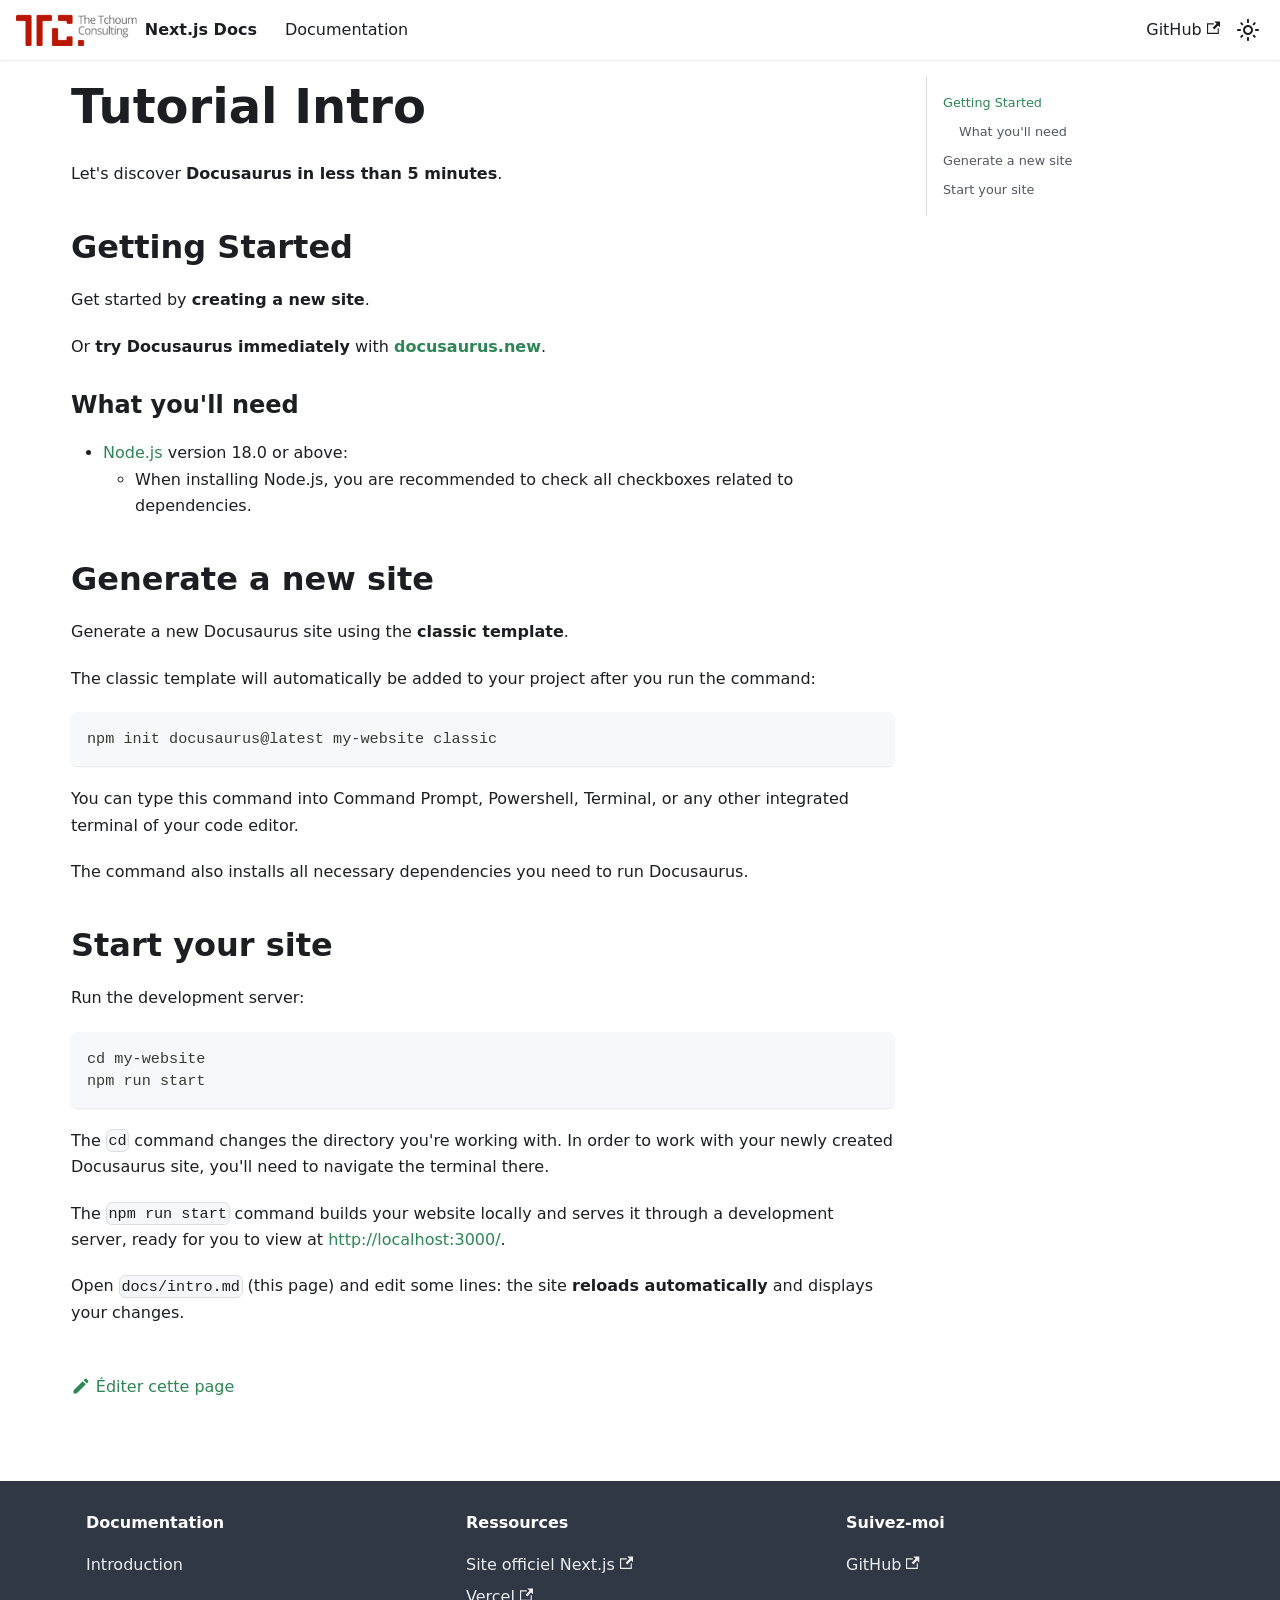
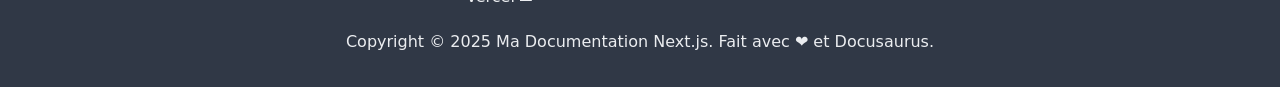
<file: docs/intro/index.html>
<!doctype html>
<html lang="fr" dir="ltr" class="docs-wrapper plugin-docs plugin-id-default docs-version-current docs-doc-page docs-doc-id-intro" data-has-hydrated="false">
<head>
<meta charset="UTF-8">
<meta name="generator" content="Docusaurus v3.8.1">
<title data-rh="true">Tutorial Intro | Documentation Next.js</title><meta data-rh="true" name="viewport" content="width=device-width,initial-scale=1"><meta data-rh="true" name="twitter:card" content="summary_large_image"><meta data-rh="true" property="og:image" content="http://develo.thetchoum.com/img/docusaurus-social-card.jpg"><meta data-rh="true" name="twitter:image" content="http://develo.thetchoum.com/img/docusaurus-social-card.jpg"><meta data-rh="true" property="og:url" content="http://develo.thetchoum.com/docs/intro"><meta data-rh="true" property="og:locale" content="fr"><meta data-rh="true" name="docusaurus_locale" content="fr"><meta data-rh="true" name="docsearch:language" content="fr"><meta data-rh="true" name="docusaurus_version" content="current"><meta data-rh="true" name="docusaurus_tag" content="docs-default-current"><meta data-rh="true" name="docsearch:version" content="current"><meta data-rh="true" name="docsearch:docusaurus_tag" content="docs-default-current"><meta data-rh="true" property="og:title" content="Tutorial Intro | Documentation Next.js"><meta data-rh="true" name="description" content="Let&#x27;s discover Docusaurus in less than 5 minutes."><meta data-rh="true" property="og:description" content="Let&#x27;s discover Docusaurus in less than 5 minutes."><link data-rh="true" rel="icon" href="/img/favicon.ico"><link data-rh="true" rel="canonical" href="http://develo.thetchoum.com/docs/intro"><link data-rh="true" rel="alternate" href="http://develo.thetchoum.com/docs/intro" hreflang="fr"><link data-rh="true" rel="alternate" href="http://develo.thetchoum.com/docs/intro" hreflang="x-default"><link rel="stylesheet" href="/assets/css/styles.254ebf3d.css">
<script src="/assets/js/runtime~main.9541ebcd.js" defer="defer"></script>
<script src="/assets/js/main.70bd3aef.js" defer="defer"></script>
</head>
<body class="navigation-with-keyboard">
<svg xmlns="http://www.w3.org/2000/svg" style="display: none;"><defs>
<symbol id="theme-svg-external-link" viewBox="0 0 24 24"><path fill="currentColor" d="M21 13v10h-21v-19h12v2h-10v15h17v-8h2zm3-12h-10.988l4.035 4-6.977 7.07 2.828 2.828 6.977-7.07 4.125 4.172v-11z"/></symbol>
</defs></svg>
<script>!function(){var t="light";var e=function(){try{return new URLSearchParams(window.location.search).get("docusaurus-theme")}catch(t){}}()||function(){try{return window.localStorage.getItem("theme")}catch(t){}}();document.documentElement.setAttribute("data-theme",e||t),document.documentElement.setAttribute("data-theme-choice",e||t)}(),function(){try{const c=new URLSearchParams(window.location.search).entries();for(var[t,e]of c)if(t.startsWith("docusaurus-data-")){var a=t.replace("docusaurus-data-","data-");document.documentElement.setAttribute(a,e)}}catch(t){}}()</script><div id="__docusaurus"><link rel="preload" as="image" href="/img/TTClogo.png"><div role="region" aria-label="Aller au contenu principal"><a class="skipToContent_fXgn" href="#__docusaurus_skipToContent_fallback">Aller au contenu principal</a></div><nav aria-label="Main" class="theme-layout-navbar navbar navbar--fixed-top"><div class="navbar__inner"><div class="theme-layout-navbar-left navbar__items"><button aria-label="Ouvrir/fermer la barre de navigation" aria-expanded="false" class="navbar__toggle clean-btn" type="button"><svg width="30" height="30" viewBox="0 0 30 30" aria-hidden="true"><path stroke="currentColor" stroke-linecap="round" stroke-miterlimit="10" stroke-width="2" d="M4 7h22M4 15h22M4 23h22"></path></svg></button><a class="navbar__brand" href="/"><div class="navbar__logo"><img src="/img/TTClogo.png" alt="Logo Next.js" class="themedComponent_mlkZ themedComponent--light_NVdE"><img src="/img/TTClogo.png" alt="Logo Next.js" class="themedComponent_mlkZ themedComponent--dark_xIcU"></div><b class="navbar__title text--truncate">Next.js Docs</b></a><a class="navbar__item navbar__link" href="/docs/introduction">Documentation</a></div><div class="theme-layout-navbar-right navbar__items navbar__items--right"><a href="https://github.com/Rolyx/TechTchoumDoc" target="_blank" rel="noopener noreferrer" class="navbar__item navbar__link">GitHub<svg width="13.5" height="13.5" aria-hidden="true" class="iconExternalLink_nPIU"><use href="#theme-svg-external-link"></use></svg></a><div class="toggle_vylO colorModeToggle_DEke"><button class="clean-btn toggleButton_gllP toggleButtonDisabled_aARS" type="button" disabled="" title="system mode" aria-label="Basculer entre le mode sombre et clair (actuellement system mode)"><svg viewBox="0 0 24 24" width="24" height="24" aria-hidden="true" class="toggleIcon_g3eP lightToggleIcon_pyhR"><path fill="currentColor" d="M12,9c1.65,0,3,1.35,3,3s-1.35,3-3,3s-3-1.35-3-3S10.35,9,12,9 M12,7c-2.76,0-5,2.24-5,5s2.24,5,5,5s5-2.24,5-5 S14.76,7,12,7L12,7z M2,13l2,0c0.55,0,1-0.45,1-1s-0.45-1-1-1l-2,0c-0.55,0-1,0.45-1,1S1.45,13,2,13z M20,13l2,0c0.55,0,1-0.45,1-1 s-0.45-1-1-1l-2,0c-0.55,0-1,0.45-1,1S19.45,13,20,13z M11,2v2c0,0.55,0.45,1,1,1s1-0.45,1-1V2c0-0.55-0.45-1-1-1S11,1.45,11,2z M11,20v2c0,0.55,0.45,1,1,1s1-0.45,1-1v-2c0-0.55-0.45-1-1-1C11.45,19,11,19.45,11,20z M5.99,4.58c-0.39-0.39-1.03-0.39-1.41,0 c-0.39,0.39-0.39,1.03,0,1.41l1.06,1.06c0.39,0.39,1.03,0.39,1.41,0s0.39-1.03,0-1.41L5.99,4.58z M18.36,16.95 c-0.39-0.39-1.03-0.39-1.41,0c-0.39,0.39-0.39,1.03,0,1.41l1.06,1.06c0.39,0.39,1.03,0.39,1.41,0c0.39-0.39,0.39-1.03,0-1.41 L18.36,16.95z M19.42,5.99c0.39-0.39,0.39-1.03,0-1.41c-0.39-0.39-1.03-0.39-1.41,0l-1.06,1.06c-0.39,0.39-0.39,1.03,0,1.41 s1.03,0.39,1.41,0L19.42,5.99z M7.05,18.36c0.39-0.39,0.39-1.03,0-1.41c-0.39-0.39-1.03-0.39-1.41,0l-1.06,1.06 c-0.39,0.39-0.39,1.03,0,1.41s1.03,0.39,1.41,0L7.05,18.36z"></path></svg><svg viewBox="0 0 24 24" width="24" height="24" aria-hidden="true" class="toggleIcon_g3eP darkToggleIcon_wfgR"><path fill="currentColor" d="M9.37,5.51C9.19,6.15,9.1,6.82,9.1,7.5c0,4.08,3.32,7.4,7.4,7.4c0.68,0,1.35-0.09,1.99-0.27C17.45,17.19,14.93,19,12,19 c-3.86,0-7-3.14-7-7C5,9.07,6.81,6.55,9.37,5.51z M12,3c-4.97,0-9,4.03-9,9s4.03,9,9,9s9-4.03,9-9c0-0.46-0.04-0.92-0.1-1.36 c-0.98,1.37-2.58,2.26-4.4,2.26c-2.98,0-5.4-2.42-5.4-5.4c0-1.81,0.89-3.42,2.26-4.4C12.92,3.04,12.46,3,12,3L12,3z"></path></svg><svg viewBox="0 0 24 24" width="24" height="24" aria-hidden="true" class="toggleIcon_g3eP systemToggleIcon_QzmC"><path fill="currentColor" d="m12 21c4.971 0 9-4.029 9-9s-4.029-9-9-9-9 4.029-9 9 4.029 9 9 9zm4.95-13.95c1.313 1.313 2.05 3.093 2.05 4.95s-0.738 3.637-2.05 4.95c-1.313 1.313-3.093 2.05-4.95 2.05v-14c1.857 0 3.637 0.737 4.95 2.05z"></path></svg></button></div><div class="navbarSearchContainer_Bca1"></div></div></div><div role="presentation" class="navbar-sidebar__backdrop"></div></nav><div id="__docusaurus_skipToContent_fallback" class="theme-layout-main main-wrapper mainWrapper_z2l0"><div class="docsWrapper_hBAB"><button aria-label="Retour au début de la page" class="clean-btn theme-back-to-top-button backToTopButton_sjWU" type="button"></button><div class="docRoot_UBD9"><main class="docMainContainer_TBSr docMainContainerEnhanced_lQrH"><div class="container padding-top--md padding-bottom--lg"><div class="row"><div class="col docItemCol_VOVn"><div class="docItemContainer_Djhp"><article><div class="tocCollapsible_ETCw theme-doc-toc-mobile tocMobile_ITEo"><button type="button" class="clean-btn tocCollapsibleButton_TO0P">Sur cette page</button></div><div class="theme-doc-markdown markdown"><header><h1>Tutorial Intro</h1></header>
<p>Let&#x27;s discover <strong>Docusaurus in less than 5 minutes</strong>.</p>
<h2 class="anchor anchorWithStickyNavbar_LWe7" id="getting-started">Getting Started<a href="#getting-started" class="hash-link" aria-label="Lien direct vers Getting Started" title="Lien direct vers Getting Started">​</a></h2>
<p>Get started by <strong>creating a new site</strong>.</p>
<p>Or <strong>try Docusaurus immediately</strong> with <strong><a href="https://docusaurus.new" target="_blank" rel="noopener noreferrer">docusaurus.new</a></strong>.</p>
<h3 class="anchor anchorWithStickyNavbar_LWe7" id="what-youll-need">What you&#x27;ll need<a href="#what-youll-need" class="hash-link" aria-label="Lien direct vers What you&#x27;ll need" title="Lien direct vers What you&#x27;ll need">​</a></h3>
<ul>
<li><a href="https://nodejs.org/en/download/" target="_blank" rel="noopener noreferrer">Node.js</a> version 18.0 or above:<!-- -->
<ul>
<li>When installing Node.js, you are recommended to check all checkboxes related to dependencies.</li>
</ul>
</li>
</ul>
<h2 class="anchor anchorWithStickyNavbar_LWe7" id="generate-a-new-site">Generate a new site<a href="#generate-a-new-site" class="hash-link" aria-label="Lien direct vers Generate a new site" title="Lien direct vers Generate a new site">​</a></h2>
<p>Generate a new Docusaurus site using the <strong>classic template</strong>.</p>
<p>The classic template will automatically be added to your project after you run the command:</p>
<div class="language-bash codeBlockContainer_Ckt0 theme-code-block" style="--prism-color:#393A34;--prism-background-color:#f6f8fa"><div class="codeBlockContent_QJqH"><pre tabindex="0" class="prism-code language-bash codeBlock_bY9V thin-scrollbar" style="color:#393A34;background-color:#f6f8fa"><code class="codeBlockLines_e6Vv"><span class="token-line" style="color:#393A34"><span class="token plain">npm init docusaurus@latest my-website classic</span><br></span></code></pre></div></div>
<p>You can type this command into Command Prompt, Powershell, Terminal, or any other integrated terminal of your code editor.</p>
<p>The command also installs all necessary dependencies you need to run Docusaurus.</p>
<h2 class="anchor anchorWithStickyNavbar_LWe7" id="start-your-site">Start your site<a href="#start-your-site" class="hash-link" aria-label="Lien direct vers Start your site" title="Lien direct vers Start your site">​</a></h2>
<p>Run the development server:</p>
<div class="language-bash codeBlockContainer_Ckt0 theme-code-block" style="--prism-color:#393A34;--prism-background-color:#f6f8fa"><div class="codeBlockContent_QJqH"><pre tabindex="0" class="prism-code language-bash codeBlock_bY9V thin-scrollbar" style="color:#393A34;background-color:#f6f8fa"><code class="codeBlockLines_e6Vv"><span class="token-line" style="color:#393A34"><span class="token plain">cd my-website</span><br></span><span class="token-line" style="color:#393A34"><span class="token plain">npm run start</span><br></span></code></pre></div></div>
<p>The <code>cd</code> command changes the directory you&#x27;re working with. In order to work with your newly created Docusaurus site, you&#x27;ll need to navigate the terminal there.</p>
<p>The <code>npm run start</code> command builds your website locally and serves it through a development server, ready for you to view at <a href="http://localhost:3000/" target="_blank" rel="noopener noreferrer">http://localhost:3000/</a>.</p>
<p>Open <code>docs/intro.md</code> (this page) and edit some lines: the site <strong>reloads automatically</strong> and displays your changes.</p></div><footer class="theme-doc-footer docusaurus-mt-lg"><div class="row margin-top--sm theme-doc-footer-edit-meta-row"><div class="col"><a href="https://github.com/Rolyx/TechTchoumDoc/tree/main/docs/intro.md" target="_blank" rel="noopener noreferrer" class="theme-edit-this-page"><svg fill="currentColor" height="20" width="20" viewBox="0 0 40 40" class="iconEdit_Z9Sw" aria-hidden="true"><g><path d="m34.5 11.7l-3 3.1-6.3-6.3 3.1-3q0.5-0.5 1.2-0.5t1.1 0.5l3.9 3.9q0.5 0.4 0.5 1.1t-0.5 1.2z m-29.5 17.1l18.4-18.5 6.3 6.3-18.4 18.4h-6.3v-6.2z"></path></g></svg>Éditer cette page</a></div><div class="col lastUpdated_JAkA"></div></div></footer></article><nav class="docusaurus-mt-lg pagination-nav" aria-label="Pages de documentation"></nav></div></div><div class="col col--3"><div class="tableOfContents_bqdL thin-scrollbar theme-doc-toc-desktop"><ul class="table-of-contents table-of-contents__left-border"><li><a href="#getting-started" class="table-of-contents__link toc-highlight">Getting Started</a><ul><li><a href="#what-youll-need" class="table-of-contents__link toc-highlight">What you&#39;ll need</a></li></ul></li><li><a href="#generate-a-new-site" class="table-of-contents__link toc-highlight">Generate a new site</a></li><li><a href="#start-your-site" class="table-of-contents__link toc-highlight">Start your site</a></li></ul></div></div></div></div></main></div></div></div><footer class="theme-layout-footer footer footer--dark"><div class="container container-fluid"><div class="row footer__links"><div class="theme-layout-footer-column col footer__col"><div class="footer__title">Documentation</div><ul class="footer__items clean-list"><li class="footer__item"><a class="footer__link-item" href="/docs/introduction">Introduction</a></li></ul></div><div class="theme-layout-footer-column col footer__col"><div class="footer__title">Ressources</div><ul class="footer__items clean-list"><li class="footer__item"><a href="https://nextjs.org/docs" target="_blank" rel="noopener noreferrer" class="footer__link-item">Site officiel Next.js<svg width="13.5" height="13.5" aria-hidden="true" class="iconExternalLink_nPIU"><use href="#theme-svg-external-link"></use></svg></a></li><li class="footer__item"><a href="https://vercel.com" target="_blank" rel="noopener noreferrer" class="footer__link-item">Vercel<svg width="13.5" height="13.5" aria-hidden="true" class="iconExternalLink_nPIU"><use href="#theme-svg-external-link"></use></svg></a></li></ul></div><div class="theme-layout-footer-column col footer__col"><div class="footer__title">Suivez-moi</div><ul class="footer__items clean-list"><li class="footer__item"><a href="https://github.com/Rolyx/TechTchoumDoc/" target="_blank" rel="noopener noreferrer" class="footer__link-item">GitHub<svg width="13.5" height="13.5" aria-hidden="true" class="iconExternalLink_nPIU"><use href="#theme-svg-external-link"></use></svg></a></li></ul></div></div><div class="footer__bottom text--center"><div class="footer__copyright">Copyright © 2025 Ma Documentation Next.js. Fait avec ❤️ et Docusaurus.</div></div></div></footer></div>
</body>
</html>
</file>
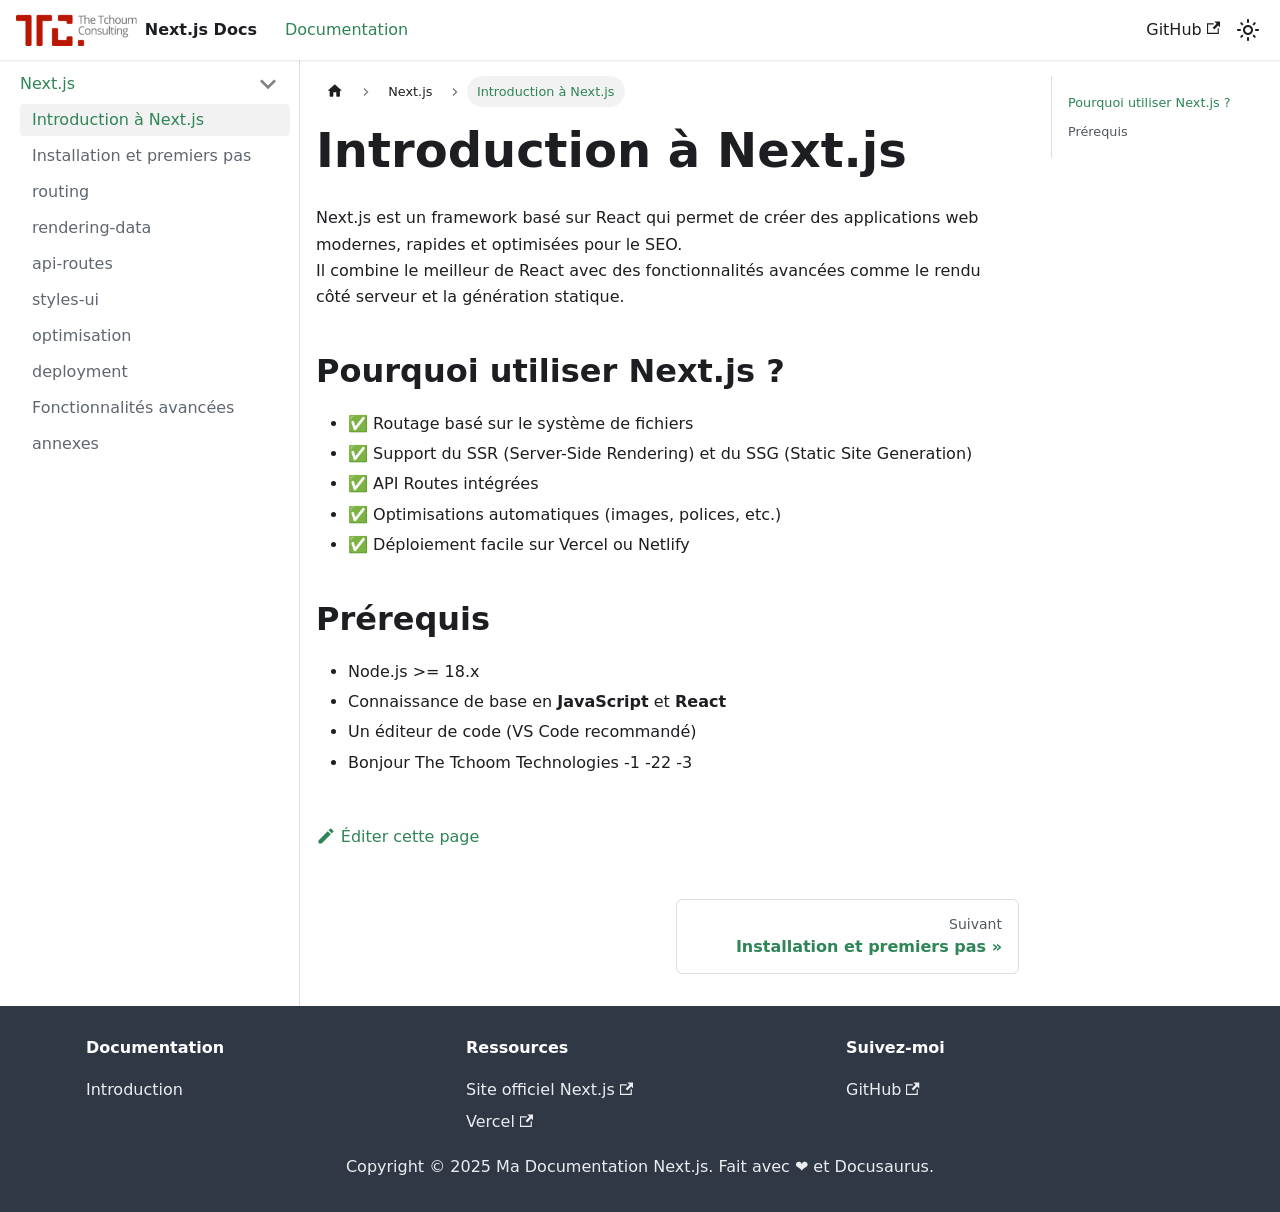
<file: docs/introduction/index.html>
<!doctype html>
<html lang="fr" dir="ltr" class="docs-wrapper plugin-docs plugin-id-default docs-version-current docs-doc-page docs-doc-id-introduction" data-has-hydrated="false">
<head>
<meta charset="UTF-8">
<meta name="generator" content="Docusaurus v3.8.1">
<title data-rh="true">Introduction à Next.js | Documentation Next.js</title><meta data-rh="true" name="viewport" content="width=device-width,initial-scale=1"><meta data-rh="true" name="twitter:card" content="summary_large_image"><meta data-rh="true" property="og:image" content="http://develo.thetchoum.com/img/docusaurus-social-card.jpg"><meta data-rh="true" name="twitter:image" content="http://develo.thetchoum.com/img/docusaurus-social-card.jpg"><meta data-rh="true" property="og:url" content="http://develo.thetchoum.com/docs/introduction"><meta data-rh="true" property="og:locale" content="fr"><meta data-rh="true" name="docusaurus_locale" content="fr"><meta data-rh="true" name="docsearch:language" content="fr"><meta data-rh="true" name="docusaurus_version" content="current"><meta data-rh="true" name="docusaurus_tag" content="docs-default-current"><meta data-rh="true" name="docsearch:version" content="current"><meta data-rh="true" name="docsearch:docusaurus_tag" content="docs-default-current"><meta data-rh="true" property="og:title" content="Introduction à Next.js | Documentation Next.js"><meta data-rh="true" name="description" content="Next.js est un framework basé sur React qui permet de créer des applications web modernes, rapides et optimisées pour le SEO."><meta data-rh="true" property="og:description" content="Next.js est un framework basé sur React qui permet de créer des applications web modernes, rapides et optimisées pour le SEO."><link data-rh="true" rel="icon" href="/img/favicon.ico"><link data-rh="true" rel="canonical" href="http://develo.thetchoum.com/docs/introduction"><link data-rh="true" rel="alternate" href="http://develo.thetchoum.com/docs/introduction" hreflang="fr"><link data-rh="true" rel="alternate" href="http://develo.thetchoum.com/docs/introduction" hreflang="x-default"><script data-rh="true" type="application/ld+json">{"@context":"https://schema.org","@type":"BreadcrumbList","itemListElement":[{"@type":"ListItem","position":1,"name":"Introduction à Next.js","item":"http://develo.thetchoum.com/docs/introduction"}]}</script><link rel="stylesheet" href="/assets/css/styles.254ebf3d.css">
<script src="/assets/js/runtime~main.9541ebcd.js" defer="defer"></script>
<script src="/assets/js/main.70bd3aef.js" defer="defer"></script>
</head>
<body class="navigation-with-keyboard">
<svg xmlns="http://www.w3.org/2000/svg" style="display: none;"><defs>
<symbol id="theme-svg-external-link" viewBox="0 0 24 24"><path fill="currentColor" d="M21 13v10h-21v-19h12v2h-10v15h17v-8h2zm3-12h-10.988l4.035 4-6.977 7.07 2.828 2.828 6.977-7.07 4.125 4.172v-11z"/></symbol>
</defs></svg>
<script>!function(){var t="light";var e=function(){try{return new URLSearchParams(window.location.search).get("docusaurus-theme")}catch(t){}}()||function(){try{return window.localStorage.getItem("theme")}catch(t){}}();document.documentElement.setAttribute("data-theme",e||t),document.documentElement.setAttribute("data-theme-choice",e||t)}(),function(){try{const c=new URLSearchParams(window.location.search).entries();for(var[t,e]of c)if(t.startsWith("docusaurus-data-")){var a=t.replace("docusaurus-data-","data-");document.documentElement.setAttribute(a,e)}}catch(t){}}()</script><div id="__docusaurus"><link rel="preload" as="image" href="/img/TTClogo.png"><div role="region" aria-label="Aller au contenu principal"><a class="skipToContent_fXgn" href="#__docusaurus_skipToContent_fallback">Aller au contenu principal</a></div><nav aria-label="Main" class="theme-layout-navbar navbar navbar--fixed-top"><div class="navbar__inner"><div class="theme-layout-navbar-left navbar__items"><button aria-label="Ouvrir/fermer la barre de navigation" aria-expanded="false" class="navbar__toggle clean-btn" type="button"><svg width="30" height="30" viewBox="0 0 30 30" aria-hidden="true"><path stroke="currentColor" stroke-linecap="round" stroke-miterlimit="10" stroke-width="2" d="M4 7h22M4 15h22M4 23h22"></path></svg></button><a class="navbar__brand" href="/"><div class="navbar__logo"><img src="/img/TTClogo.png" alt="Logo Next.js" class="themedComponent_mlkZ themedComponent--light_NVdE"><img src="/img/TTClogo.png" alt="Logo Next.js" class="themedComponent_mlkZ themedComponent--dark_xIcU"></div><b class="navbar__title text--truncate">Next.js Docs</b></a><a aria-current="page" class="navbar__item navbar__link navbar__link--active" href="/docs/introduction">Documentation</a></div><div class="theme-layout-navbar-right navbar__items navbar__items--right"><a href="https://github.com/Rolyx/TechTchoumDoc" target="_blank" rel="noopener noreferrer" class="navbar__item navbar__link">GitHub<svg width="13.5" height="13.5" aria-hidden="true" class="iconExternalLink_nPIU"><use href="#theme-svg-external-link"></use></svg></a><div class="toggle_vylO colorModeToggle_DEke"><button class="clean-btn toggleButton_gllP toggleButtonDisabled_aARS" type="button" disabled="" title="system mode" aria-label="Basculer entre le mode sombre et clair (actuellement system mode)"><svg viewBox="0 0 24 24" width="24" height="24" aria-hidden="true" class="toggleIcon_g3eP lightToggleIcon_pyhR"><path fill="currentColor" d="M12,9c1.65,0,3,1.35,3,3s-1.35,3-3,3s-3-1.35-3-3S10.35,9,12,9 M12,7c-2.76,0-5,2.24-5,5s2.24,5,5,5s5-2.24,5-5 S14.76,7,12,7L12,7z M2,13l2,0c0.55,0,1-0.45,1-1s-0.45-1-1-1l-2,0c-0.55,0-1,0.45-1,1S1.45,13,2,13z M20,13l2,0c0.55,0,1-0.45,1-1 s-0.45-1-1-1l-2,0c-0.55,0-1,0.45-1,1S19.45,13,20,13z M11,2v2c0,0.55,0.45,1,1,1s1-0.45,1-1V2c0-0.55-0.45-1-1-1S11,1.45,11,2z M11,20v2c0,0.55,0.45,1,1,1s1-0.45,1-1v-2c0-0.55-0.45-1-1-1C11.45,19,11,19.45,11,20z M5.99,4.58c-0.39-0.39-1.03-0.39-1.41,0 c-0.39,0.39-0.39,1.03,0,1.41l1.06,1.06c0.39,0.39,1.03,0.39,1.41,0s0.39-1.03,0-1.41L5.99,4.58z M18.36,16.95 c-0.39-0.39-1.03-0.39-1.41,0c-0.39,0.39-0.39,1.03,0,1.41l1.06,1.06c0.39,0.39,1.03,0.39,1.41,0c0.39-0.39,0.39-1.03,0-1.41 L18.36,16.95z M19.42,5.99c0.39-0.39,0.39-1.03,0-1.41c-0.39-0.39-1.03-0.39-1.41,0l-1.06,1.06c-0.39,0.39-0.39,1.03,0,1.41 s1.03,0.39,1.41,0L19.42,5.99z M7.05,18.36c0.39-0.39,0.39-1.03,0-1.41c-0.39-0.39-1.03-0.39-1.41,0l-1.06,1.06 c-0.39,0.39-0.39,1.03,0,1.41s1.03,0.39,1.41,0L7.05,18.36z"></path></svg><svg viewBox="0 0 24 24" width="24" height="24" aria-hidden="true" class="toggleIcon_g3eP darkToggleIcon_wfgR"><path fill="currentColor" d="M9.37,5.51C9.19,6.15,9.1,6.82,9.1,7.5c0,4.08,3.32,7.4,7.4,7.4c0.68,0,1.35-0.09,1.99-0.27C17.45,17.19,14.93,19,12,19 c-3.86,0-7-3.14-7-7C5,9.07,6.81,6.55,9.37,5.51z M12,3c-4.97,0-9,4.03-9,9s4.03,9,9,9s9-4.03,9-9c0-0.46-0.04-0.92-0.1-1.36 c-0.98,1.37-2.58,2.26-4.4,2.26c-2.98,0-5.4-2.42-5.4-5.4c0-1.81,0.89-3.42,2.26-4.4C12.92,3.04,12.46,3,12,3L12,3z"></path></svg><svg viewBox="0 0 24 24" width="24" height="24" aria-hidden="true" class="toggleIcon_g3eP systemToggleIcon_QzmC"><path fill="currentColor" d="m12 21c4.971 0 9-4.029 9-9s-4.029-9-9-9-9 4.029-9 9 4.029 9 9 9zm4.95-13.95c1.313 1.313 2.05 3.093 2.05 4.95s-0.738 3.637-2.05 4.95c-1.313 1.313-3.093 2.05-4.95 2.05v-14c1.857 0 3.637 0.737 4.95 2.05z"></path></svg></button></div><div class="navbarSearchContainer_Bca1"></div></div></div><div role="presentation" class="navbar-sidebar__backdrop"></div></nav><div id="__docusaurus_skipToContent_fallback" class="theme-layout-main main-wrapper mainWrapper_z2l0"><div class="docsWrapper_hBAB"><button aria-label="Retour au début de la page" class="clean-btn theme-back-to-top-button backToTopButton_sjWU" type="button"></button><div class="docRoot_UBD9"><aside class="theme-doc-sidebar-container docSidebarContainer_YfHR"><div class="sidebarViewport_aRkj"><div class="sidebar_njMd"><nav aria-label="Docs sidebar" class="menu thin-scrollbar menu_SIkG"><ul class="theme-doc-sidebar-menu menu__list"><li class="theme-doc-sidebar-item-category theme-doc-sidebar-item-category-level-1 menu__list-item"><div class="menu__list-item-collapsible"><a class="menu__link menu__link--sublist menu__link--sublist-caret menu__link--active" role="button" aria-expanded="true" href="/docs/introduction">Next.js</a></div><ul class="menu__list"><li class="theme-doc-sidebar-item-link theme-doc-sidebar-item-link-level-2 menu__list-item"><a class="menu__link menu__link--active" aria-current="page" tabindex="0" href="/docs/introduction">Introduction à Next.js</a></li><li class="theme-doc-sidebar-item-link theme-doc-sidebar-item-link-level-2 menu__list-item"><a class="menu__link" tabindex="0" href="/docs/installation">Installation et premiers pas</a></li><li class="theme-doc-sidebar-item-link theme-doc-sidebar-item-link-level-2 menu__list-item"><a class="menu__link" tabindex="0" href="/docs/routing">routing</a></li><li class="theme-doc-sidebar-item-link theme-doc-sidebar-item-link-level-2 menu__list-item"><a class="menu__link" tabindex="0" href="/docs/rendering-data">rendering-data</a></li><li class="theme-doc-sidebar-item-link theme-doc-sidebar-item-link-level-2 menu__list-item"><a class="menu__link" tabindex="0" href="/docs/api-routes">api-routes</a></li><li class="theme-doc-sidebar-item-link theme-doc-sidebar-item-link-level-2 menu__list-item"><a class="menu__link" tabindex="0" href="/docs/styles-ui">styles-ui</a></li><li class="theme-doc-sidebar-item-link theme-doc-sidebar-item-link-level-2 menu__list-item"><a class="menu__link" tabindex="0" href="/docs/optimisation">optimisation</a></li><li class="theme-doc-sidebar-item-link theme-doc-sidebar-item-link-level-2 menu__list-item"><a class="menu__link" tabindex="0" href="/docs/deployment">deployment</a></li><li class="theme-doc-sidebar-item-link theme-doc-sidebar-item-link-level-2 menu__list-item"><a class="menu__link" tabindex="0" href="/docs/advanced">Fonctionnalités avancées</a></li><li class="theme-doc-sidebar-item-link theme-doc-sidebar-item-link-level-2 menu__list-item"><a class="menu__link" tabindex="0" href="/docs/annexes">annexes</a></li></ul></li></ul></nav></div></div></aside><main class="docMainContainer_TBSr"><div class="container padding-top--md padding-bottom--lg"><div class="row"><div class="col docItemCol_VOVn"><div class="docItemContainer_Djhp"><article><nav class="theme-doc-breadcrumbs breadcrumbsContainer_Z_bl" aria-label="Fil d&#x27;Ariane"><ul class="breadcrumbs"><li class="breadcrumbs__item"><a aria-label="Page d&#x27;accueil" class="breadcrumbs__link" href="/"><svg viewBox="0 0 24 24" class="breadcrumbHomeIcon_YNFT"><path d="M10 19v-5h4v5c0 .55.45 1 1 1h3c.55 0 1-.45 1-1v-7h1.7c.46 0 .68-.57.33-.87L12.67 3.6c-.38-.34-.96-.34-1.34 0l-8.36 7.53c-.34.3-.13.87.33.87H5v7c0 .55.45 1 1 1h3c.55 0 1-.45 1-1z" fill="currentColor"></path></svg></a></li><li class="breadcrumbs__item"><span class="breadcrumbs__link">Next.js</span></li><li class="breadcrumbs__item breadcrumbs__item--active"><span class="breadcrumbs__link">Introduction à Next.js</span></li></ul></nav><div class="tocCollapsible_ETCw theme-doc-toc-mobile tocMobile_ITEo"><button type="button" class="clean-btn tocCollapsibleButton_TO0P">Sur cette page</button></div><div class="theme-doc-markdown markdown"><header><h1>Introduction à Next.js</h1></header>
<p>Next.js est un framework basé sur React qui permet de créer des applications web modernes, rapides et optimisées pour le SEO.<br>
<!-- -->Il combine le meilleur de React avec des fonctionnalités avancées comme le rendu côté serveur et la génération statique.</p>
<h2 class="anchor anchorWithStickyNavbar_LWe7" id="pourquoi-utiliser-nextjs-">Pourquoi utiliser Next.js ?<a href="#pourquoi-utiliser-nextjs-" class="hash-link" aria-label="Lien direct vers Pourquoi utiliser Next.js ?" title="Lien direct vers Pourquoi utiliser Next.js ?">​</a></h2>
<ul>
<li>✅ Routage basé sur le système de fichiers</li>
<li>✅ Support du SSR (Server-Side Rendering) et du SSG (Static Site Generation)</li>
<li>✅ API Routes intégrées</li>
<li>✅ Optimisations automatiques (images, polices, etc.)</li>
<li>✅ Déploiement facile sur Vercel ou Netlify</li>
</ul>
<h2 class="anchor anchorWithStickyNavbar_LWe7" id="prérequis">Prérequis<a href="#prérequis" class="hash-link" aria-label="Lien direct vers Prérequis" title="Lien direct vers Prérequis">​</a></h2>
<ul>
<li>Node.js &gt;= 18.x</li>
<li>Connaissance de base en <strong>JavaScript</strong> et <strong>React</strong></li>
<li>Un éditeur de code (VS Code recommandé)</li>
<li>Bonjour The Tchoom Technologies
-1
-22
-3</li>
</ul></div><footer class="theme-doc-footer docusaurus-mt-lg"><div class="row margin-top--sm theme-doc-footer-edit-meta-row"><div class="col"><a href="https://github.com/Rolyx/TechTchoumDoc/tree/main/docs/introduction.md" target="_blank" rel="noopener noreferrer" class="theme-edit-this-page"><svg fill="currentColor" height="20" width="20" viewBox="0 0 40 40" class="iconEdit_Z9Sw" aria-hidden="true"><g><path d="m34.5 11.7l-3 3.1-6.3-6.3 3.1-3q0.5-0.5 1.2-0.5t1.1 0.5l3.9 3.9q0.5 0.4 0.5 1.1t-0.5 1.2z m-29.5 17.1l18.4-18.5 6.3 6.3-18.4 18.4h-6.3v-6.2z"></path></g></svg>Éditer cette page</a></div><div class="col lastUpdated_JAkA"></div></div></footer></article><nav class="docusaurus-mt-lg pagination-nav" aria-label="Pages de documentation"><a class="pagination-nav__link pagination-nav__link--next" href="/docs/installation"><div class="pagination-nav__sublabel">Suivant</div><div class="pagination-nav__label">Installation et premiers pas</div></a></nav></div></div><div class="col col--3"><div class="tableOfContents_bqdL thin-scrollbar theme-doc-toc-desktop"><ul class="table-of-contents table-of-contents__left-border"><li><a href="#pourquoi-utiliser-nextjs-" class="table-of-contents__link toc-highlight">Pourquoi utiliser Next.js ?</a></li><li><a href="#prérequis" class="table-of-contents__link toc-highlight">Prérequis</a></li></ul></div></div></div></div></main></div></div></div><footer class="theme-layout-footer footer footer--dark"><div class="container container-fluid"><div class="row footer__links"><div class="theme-layout-footer-column col footer__col"><div class="footer__title">Documentation</div><ul class="footer__items clean-list"><li class="footer__item"><a class="footer__link-item" href="/docs/introduction">Introduction</a></li></ul></div><div class="theme-layout-footer-column col footer__col"><div class="footer__title">Ressources</div><ul class="footer__items clean-list"><li class="footer__item"><a href="https://nextjs.org/docs" target="_blank" rel="noopener noreferrer" class="footer__link-item">Site officiel Next.js<svg width="13.5" height="13.5" aria-hidden="true" class="iconExternalLink_nPIU"><use href="#theme-svg-external-link"></use></svg></a></li><li class="footer__item"><a href="https://vercel.com" target="_blank" rel="noopener noreferrer" class="footer__link-item">Vercel<svg width="13.5" height="13.5" aria-hidden="true" class="iconExternalLink_nPIU"><use href="#theme-svg-external-link"></use></svg></a></li></ul></div><div class="theme-layout-footer-column col footer__col"><div class="footer__title">Suivez-moi</div><ul class="footer__items clean-list"><li class="footer__item"><a href="https://github.com/Rolyx/TechTchoumDoc/" target="_blank" rel="noopener noreferrer" class="footer__link-item">GitHub<svg width="13.5" height="13.5" aria-hidden="true" class="iconExternalLink_nPIU"><use href="#theme-svg-external-link"></use></svg></a></li></ul></div></div><div class="footer__bottom text--center"><div class="footer__copyright">Copyright © 2025 Ma Documentation Next.js. Fait avec ❤️ et Docusaurus.</div></div></div></footer></div>
</body>
</html>
</file>
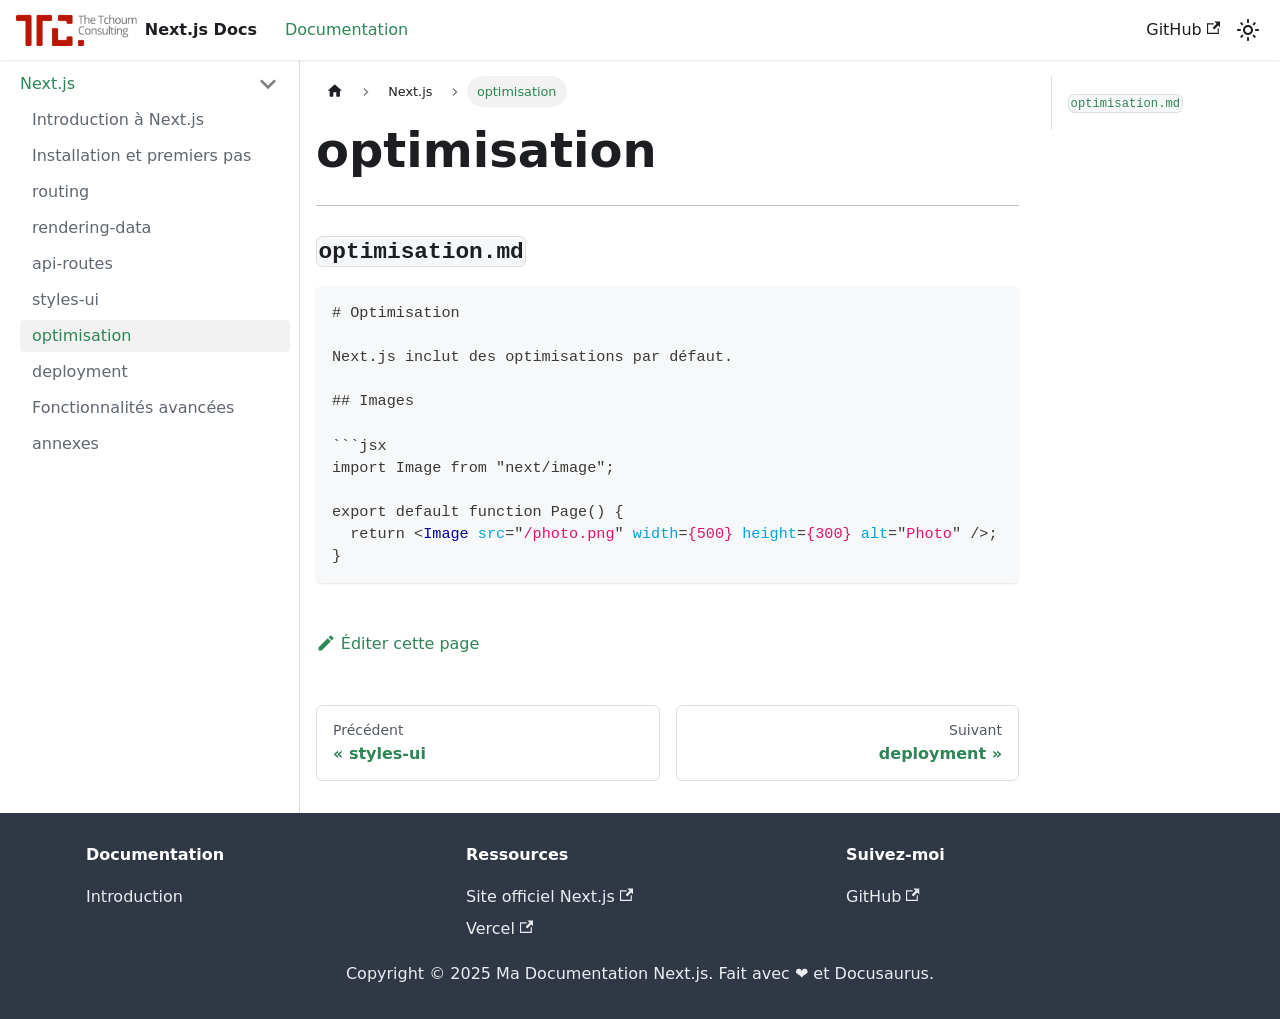
<file: docs/optimisation/index.html>
<!doctype html>
<html lang="fr" dir="ltr" class="docs-wrapper plugin-docs plugin-id-default docs-version-current docs-doc-page docs-doc-id-optimisation" data-has-hydrated="false">
<head>
<meta charset="UTF-8">
<meta name="generator" content="Docusaurus v3.8.1">
<title data-rh="true">optimisation | Documentation Next.js</title><meta data-rh="true" name="viewport" content="width=device-width,initial-scale=1"><meta data-rh="true" name="twitter:card" content="summary_large_image"><meta data-rh="true" property="og:image" content="http://develo.thetchoum.com/img/docusaurus-social-card.jpg"><meta data-rh="true" name="twitter:image" content="http://develo.thetchoum.com/img/docusaurus-social-card.jpg"><meta data-rh="true" property="og:url" content="http://develo.thetchoum.com/docs/optimisation"><meta data-rh="true" property="og:locale" content="fr"><meta data-rh="true" name="docusaurus_locale" content="fr"><meta data-rh="true" name="docsearch:language" content="fr"><meta data-rh="true" name="docusaurus_version" content="current"><meta data-rh="true" name="docusaurus_tag" content="docs-default-current"><meta data-rh="true" name="docsearch:version" content="current"><meta data-rh="true" name="docsearch:docusaurus_tag" content="docs-default-current"><meta data-rh="true" property="og:title" content="optimisation | Documentation Next.js"><meta data-rh="true" name="description" content="---"><meta data-rh="true" property="og:description" content="---"><link data-rh="true" rel="icon" href="/img/favicon.ico"><link data-rh="true" rel="canonical" href="http://develo.thetchoum.com/docs/optimisation"><link data-rh="true" rel="alternate" href="http://develo.thetchoum.com/docs/optimisation" hreflang="fr"><link data-rh="true" rel="alternate" href="http://develo.thetchoum.com/docs/optimisation" hreflang="x-default"><script data-rh="true" type="application/ld+json">{"@context":"https://schema.org","@type":"BreadcrumbList","itemListElement":[{"@type":"ListItem","position":1,"name":"optimisation","item":"http://develo.thetchoum.com/docs/optimisation"}]}</script><link rel="stylesheet" href="/assets/css/styles.254ebf3d.css">
<script src="/assets/js/runtime~main.9541ebcd.js" defer="defer"></script>
<script src="/assets/js/main.70bd3aef.js" defer="defer"></script>
</head>
<body class="navigation-with-keyboard">
<svg xmlns="http://www.w3.org/2000/svg" style="display: none;"><defs>
<symbol id="theme-svg-external-link" viewBox="0 0 24 24"><path fill="currentColor" d="M21 13v10h-21v-19h12v2h-10v15h17v-8h2zm3-12h-10.988l4.035 4-6.977 7.07 2.828 2.828 6.977-7.07 4.125 4.172v-11z"/></symbol>
</defs></svg>
<script>!function(){var t="light";var e=function(){try{return new URLSearchParams(window.location.search).get("docusaurus-theme")}catch(t){}}()||function(){try{return window.localStorage.getItem("theme")}catch(t){}}();document.documentElement.setAttribute("data-theme",e||t),document.documentElement.setAttribute("data-theme-choice",e||t)}(),function(){try{const c=new URLSearchParams(window.location.search).entries();for(var[t,e]of c)if(t.startsWith("docusaurus-data-")){var a=t.replace("docusaurus-data-","data-");document.documentElement.setAttribute(a,e)}}catch(t){}}()</script><div id="__docusaurus"><link rel="preload" as="image" href="/img/TTClogo.png"><div role="region" aria-label="Aller au contenu principal"><a class="skipToContent_fXgn" href="#__docusaurus_skipToContent_fallback">Aller au contenu principal</a></div><nav aria-label="Main" class="theme-layout-navbar navbar navbar--fixed-top"><div class="navbar__inner"><div class="theme-layout-navbar-left navbar__items"><button aria-label="Ouvrir/fermer la barre de navigation" aria-expanded="false" class="navbar__toggle clean-btn" type="button"><svg width="30" height="30" viewBox="0 0 30 30" aria-hidden="true"><path stroke="currentColor" stroke-linecap="round" stroke-miterlimit="10" stroke-width="2" d="M4 7h22M4 15h22M4 23h22"></path></svg></button><a class="navbar__brand" href="/"><div class="navbar__logo"><img src="/img/TTClogo.png" alt="Logo Next.js" class="themedComponent_mlkZ themedComponent--light_NVdE"><img src="/img/TTClogo.png" alt="Logo Next.js" class="themedComponent_mlkZ themedComponent--dark_xIcU"></div><b class="navbar__title text--truncate">Next.js Docs</b></a><a aria-current="page" class="navbar__item navbar__link navbar__link--active" href="/docs/introduction">Documentation</a></div><div class="theme-layout-navbar-right navbar__items navbar__items--right"><a href="https://github.com/Rolyx/TechTchoumDoc" target="_blank" rel="noopener noreferrer" class="navbar__item navbar__link">GitHub<svg width="13.5" height="13.5" aria-hidden="true" class="iconExternalLink_nPIU"><use href="#theme-svg-external-link"></use></svg></a><div class="toggle_vylO colorModeToggle_DEke"><button class="clean-btn toggleButton_gllP toggleButtonDisabled_aARS" type="button" disabled="" title="system mode" aria-label="Basculer entre le mode sombre et clair (actuellement system mode)"><svg viewBox="0 0 24 24" width="24" height="24" aria-hidden="true" class="toggleIcon_g3eP lightToggleIcon_pyhR"><path fill="currentColor" d="M12,9c1.65,0,3,1.35,3,3s-1.35,3-3,3s-3-1.35-3-3S10.35,9,12,9 M12,7c-2.76,0-5,2.24-5,5s2.24,5,5,5s5-2.24,5-5 S14.76,7,12,7L12,7z M2,13l2,0c0.55,0,1-0.45,1-1s-0.45-1-1-1l-2,0c-0.55,0-1,0.45-1,1S1.45,13,2,13z M20,13l2,0c0.55,0,1-0.45,1-1 s-0.45-1-1-1l-2,0c-0.55,0-1,0.45-1,1S19.45,13,20,13z M11,2v2c0,0.55,0.45,1,1,1s1-0.45,1-1V2c0-0.55-0.45-1-1-1S11,1.45,11,2z M11,20v2c0,0.55,0.45,1,1,1s1-0.45,1-1v-2c0-0.55-0.45-1-1-1C11.45,19,11,19.45,11,20z M5.99,4.58c-0.39-0.39-1.03-0.39-1.41,0 c-0.39,0.39-0.39,1.03,0,1.41l1.06,1.06c0.39,0.39,1.03,0.39,1.41,0s0.39-1.03,0-1.41L5.99,4.58z M18.36,16.95 c-0.39-0.39-1.03-0.39-1.41,0c-0.39,0.39-0.39,1.03,0,1.41l1.06,1.06c0.39,0.39,1.03,0.39,1.41,0c0.39-0.39,0.39-1.03,0-1.41 L18.36,16.95z M19.42,5.99c0.39-0.39,0.39-1.03,0-1.41c-0.39-0.39-1.03-0.39-1.41,0l-1.06,1.06c-0.39,0.39-0.39,1.03,0,1.41 s1.03,0.39,1.41,0L19.42,5.99z M7.05,18.36c0.39-0.39,0.39-1.03,0-1.41c-0.39-0.39-1.03-0.39-1.41,0l-1.06,1.06 c-0.39,0.39-0.39,1.03,0,1.41s1.03,0.39,1.41,0L7.05,18.36z"></path></svg><svg viewBox="0 0 24 24" width="24" height="24" aria-hidden="true" class="toggleIcon_g3eP darkToggleIcon_wfgR"><path fill="currentColor" d="M9.37,5.51C9.19,6.15,9.1,6.82,9.1,7.5c0,4.08,3.32,7.4,7.4,7.4c0.68,0,1.35-0.09,1.99-0.27C17.45,17.19,14.93,19,12,19 c-3.86,0-7-3.14-7-7C5,9.07,6.81,6.55,9.37,5.51z M12,3c-4.97,0-9,4.03-9,9s4.03,9,9,9s9-4.03,9-9c0-0.46-0.04-0.92-0.1-1.36 c-0.98,1.37-2.58,2.26-4.4,2.26c-2.98,0-5.4-2.42-5.4-5.4c0-1.81,0.89-3.42,2.26-4.4C12.92,3.04,12.46,3,12,3L12,3z"></path></svg><svg viewBox="0 0 24 24" width="24" height="24" aria-hidden="true" class="toggleIcon_g3eP systemToggleIcon_QzmC"><path fill="currentColor" d="m12 21c4.971 0 9-4.029 9-9s-4.029-9-9-9-9 4.029-9 9 4.029 9 9 9zm4.95-13.95c1.313 1.313 2.05 3.093 2.05 4.95s-0.738 3.637-2.05 4.95c-1.313 1.313-3.093 2.05-4.95 2.05v-14c1.857 0 3.637 0.737 4.95 2.05z"></path></svg></button></div><div class="navbarSearchContainer_Bca1"></div></div></div><div role="presentation" class="navbar-sidebar__backdrop"></div></nav><div id="__docusaurus_skipToContent_fallback" class="theme-layout-main main-wrapper mainWrapper_z2l0"><div class="docsWrapper_hBAB"><button aria-label="Retour au début de la page" class="clean-btn theme-back-to-top-button backToTopButton_sjWU" type="button"></button><div class="docRoot_UBD9"><aside class="theme-doc-sidebar-container docSidebarContainer_YfHR"><div class="sidebarViewport_aRkj"><div class="sidebar_njMd"><nav aria-label="Docs sidebar" class="menu thin-scrollbar menu_SIkG"><ul class="theme-doc-sidebar-menu menu__list"><li class="theme-doc-sidebar-item-category theme-doc-sidebar-item-category-level-1 menu__list-item"><div class="menu__list-item-collapsible"><a class="menu__link menu__link--sublist menu__link--sublist-caret menu__link--active" role="button" aria-expanded="true" href="/docs/introduction">Next.js</a></div><ul class="menu__list"><li class="theme-doc-sidebar-item-link theme-doc-sidebar-item-link-level-2 menu__list-item"><a class="menu__link" tabindex="0" href="/docs/introduction">Introduction à Next.js</a></li><li class="theme-doc-sidebar-item-link theme-doc-sidebar-item-link-level-2 menu__list-item"><a class="menu__link" tabindex="0" href="/docs/installation">Installation et premiers pas</a></li><li class="theme-doc-sidebar-item-link theme-doc-sidebar-item-link-level-2 menu__list-item"><a class="menu__link" tabindex="0" href="/docs/routing">routing</a></li><li class="theme-doc-sidebar-item-link theme-doc-sidebar-item-link-level-2 menu__list-item"><a class="menu__link" tabindex="0" href="/docs/rendering-data">rendering-data</a></li><li class="theme-doc-sidebar-item-link theme-doc-sidebar-item-link-level-2 menu__list-item"><a class="menu__link" tabindex="0" href="/docs/api-routes">api-routes</a></li><li class="theme-doc-sidebar-item-link theme-doc-sidebar-item-link-level-2 menu__list-item"><a class="menu__link" tabindex="0" href="/docs/styles-ui">styles-ui</a></li><li class="theme-doc-sidebar-item-link theme-doc-sidebar-item-link-level-2 menu__list-item"><a class="menu__link menu__link--active" aria-current="page" tabindex="0" href="/docs/optimisation">optimisation</a></li><li class="theme-doc-sidebar-item-link theme-doc-sidebar-item-link-level-2 menu__list-item"><a class="menu__link" tabindex="0" href="/docs/deployment">deployment</a></li><li class="theme-doc-sidebar-item-link theme-doc-sidebar-item-link-level-2 menu__list-item"><a class="menu__link" tabindex="0" href="/docs/advanced">Fonctionnalités avancées</a></li><li class="theme-doc-sidebar-item-link theme-doc-sidebar-item-link-level-2 menu__list-item"><a class="menu__link" tabindex="0" href="/docs/annexes">annexes</a></li></ul></li></ul></nav></div></div></aside><main class="docMainContainer_TBSr"><div class="container padding-top--md padding-bottom--lg"><div class="row"><div class="col docItemCol_VOVn"><div class="docItemContainer_Djhp"><article><nav class="theme-doc-breadcrumbs breadcrumbsContainer_Z_bl" aria-label="Fil d&#x27;Ariane"><ul class="breadcrumbs"><li class="breadcrumbs__item"><a aria-label="Page d&#x27;accueil" class="breadcrumbs__link" href="/"><svg viewBox="0 0 24 24" class="breadcrumbHomeIcon_YNFT"><path d="M10 19v-5h4v5c0 .55.45 1 1 1h3c.55 0 1-.45 1-1v-7h1.7c.46 0 .68-.57.33-.87L12.67 3.6c-.38-.34-.96-.34-1.34 0l-8.36 7.53c-.34.3-.13.87.33.87H5v7c0 .55.45 1 1 1h3c.55 0 1-.45 1-1z" fill="currentColor"></path></svg></a></li><li class="breadcrumbs__item"><span class="breadcrumbs__link">Next.js</span></li><li class="breadcrumbs__item breadcrumbs__item--active"><span class="breadcrumbs__link">optimisation</span></li></ul></nav><div class="tocCollapsible_ETCw theme-doc-toc-mobile tocMobile_ITEo"><button type="button" class="clean-btn tocCollapsibleButton_TO0P">Sur cette page</button></div><div class="theme-doc-markdown markdown"><header><h1>optimisation</h1></header><hr>
<h3 class="anchor anchorWithStickyNavbar_LWe7" id="optimisationmd"><code>optimisation.md</code><a href="#optimisationmd" class="hash-link" aria-label="Lien direct vers optimisationmd" title="Lien direct vers optimisationmd">​</a></h3>
<div class="language-markdown codeBlockContainer_Ckt0 theme-code-block" style="--prism-color:#393A34;--prism-background-color:#f6f8fa"><div class="codeBlockContent_QJqH"><pre tabindex="0" class="prism-code language-markdown codeBlock_bY9V thin-scrollbar" style="color:#393A34;background-color:#f6f8fa"><code class="codeBlockLines_e6Vv"><span class="token-line" style="color:#393A34"><span class="token title important punctuation" style="color:#393A34">#</span><span class="token title important"> Optimisation</span><span class="token plain"></span><br></span><span class="token-line" style="color:#393A34"><span class="token plain" style="display:inline-block"></span><br></span><span class="token-line" style="color:#393A34"><span class="token plain">Next.js inclut des optimisations par défaut.</span><br></span><span class="token-line" style="color:#393A34"><span class="token plain" style="display:inline-block"></span><br></span><span class="token-line" style="color:#393A34"><span class="token plain"></span><span class="token title important punctuation" style="color:#393A34">##</span><span class="token title important"> Images</span><span class="token plain"></span><br></span><span class="token-line" style="color:#393A34"><span class="token plain" style="display:inline-block"></span><br></span><span class="token-line" style="color:#393A34"><span class="token plain">```jsx</span><br></span><span class="token-line" style="color:#393A34"><span class="token plain">import Image from &quot;next/image&quot;;</span><br></span><span class="token-line" style="color:#393A34"><span class="token plain" style="display:inline-block"></span><br></span><span class="token-line" style="color:#393A34"><span class="token plain">export default function Page() {</span><br></span><span class="token-line" style="color:#393A34"><span class="token plain">  return </span><span class="token tag punctuation" style="color:#393A34">&lt;</span><span class="token tag" style="color:#00009f">Image</span><span class="token tag" style="color:#00009f"> </span><span class="token tag attr-name" style="color:#00a4db">src</span><span class="token tag attr-value punctuation attr-equals" style="color:#393A34">=</span><span class="token tag attr-value punctuation" style="color:#393A34">&quot;</span><span class="token tag attr-value" style="color:#e3116c">/photo.png</span><span class="token tag attr-value punctuation" style="color:#393A34">&quot;</span><span class="token tag" style="color:#00009f"> </span><span class="token tag attr-name" style="color:#00a4db">width</span><span class="token tag attr-value punctuation attr-equals" style="color:#393A34">=</span><span class="token tag attr-value" style="color:#e3116c">{500}</span><span class="token tag" style="color:#00009f"> </span><span class="token tag attr-name" style="color:#00a4db">height</span><span class="token tag attr-value punctuation attr-equals" style="color:#393A34">=</span><span class="token tag attr-value" style="color:#e3116c">{300}</span><span class="token tag" style="color:#00009f"> </span><span class="token tag attr-name" style="color:#00a4db">alt</span><span class="token tag attr-value punctuation attr-equals" style="color:#393A34">=</span><span class="token tag attr-value punctuation" style="color:#393A34">&quot;</span><span class="token tag attr-value" style="color:#e3116c">Photo</span><span class="token tag attr-value punctuation" style="color:#393A34">&quot;</span><span class="token tag" style="color:#00009f"> </span><span class="token tag punctuation" style="color:#393A34">/&gt;</span><span class="token plain">;</span><br></span><span class="token-line" style="color:#393A34"><span class="token plain">}</span><br></span></code></pre></div></div></div><footer class="theme-doc-footer docusaurus-mt-lg"><div class="row margin-top--sm theme-doc-footer-edit-meta-row"><div class="col"><a href="https://github.com/Rolyx/TechTchoumDoc/tree/main/docs/optimisation.md" target="_blank" rel="noopener noreferrer" class="theme-edit-this-page"><svg fill="currentColor" height="20" width="20" viewBox="0 0 40 40" class="iconEdit_Z9Sw" aria-hidden="true"><g><path d="m34.5 11.7l-3 3.1-6.3-6.3 3.1-3q0.5-0.5 1.2-0.5t1.1 0.5l3.9 3.9q0.5 0.4 0.5 1.1t-0.5 1.2z m-29.5 17.1l18.4-18.5 6.3 6.3-18.4 18.4h-6.3v-6.2z"></path></g></svg>Éditer cette page</a></div><div class="col lastUpdated_JAkA"></div></div></footer></article><nav class="docusaurus-mt-lg pagination-nav" aria-label="Pages de documentation"><a class="pagination-nav__link pagination-nav__link--prev" href="/docs/styles-ui"><div class="pagination-nav__sublabel">Précédent</div><div class="pagination-nav__label">styles-ui</div></a><a class="pagination-nav__link pagination-nav__link--next" href="/docs/deployment"><div class="pagination-nav__sublabel">Suivant</div><div class="pagination-nav__label">deployment</div></a></nav></div></div><div class="col col--3"><div class="tableOfContents_bqdL thin-scrollbar theme-doc-toc-desktop"><ul class="table-of-contents table-of-contents__left-border"><li><a href="#optimisationmd" class="table-of-contents__link toc-highlight"><code>optimisation.md</code></a></li></ul></div></div></div></div></main></div></div></div><footer class="theme-layout-footer footer footer--dark"><div class="container container-fluid"><div class="row footer__links"><div class="theme-layout-footer-column col footer__col"><div class="footer__title">Documentation</div><ul class="footer__items clean-list"><li class="footer__item"><a class="footer__link-item" href="/docs/introduction">Introduction</a></li></ul></div><div class="theme-layout-footer-column col footer__col"><div class="footer__title">Ressources</div><ul class="footer__items clean-list"><li class="footer__item"><a href="https://nextjs.org/docs" target="_blank" rel="noopener noreferrer" class="footer__link-item">Site officiel Next.js<svg width="13.5" height="13.5" aria-hidden="true" class="iconExternalLink_nPIU"><use href="#theme-svg-external-link"></use></svg></a></li><li class="footer__item"><a href="https://vercel.com" target="_blank" rel="noopener noreferrer" class="footer__link-item">Vercel<svg width="13.5" height="13.5" aria-hidden="true" class="iconExternalLink_nPIU"><use href="#theme-svg-external-link"></use></svg></a></li></ul></div><div class="theme-layout-footer-column col footer__col"><div class="footer__title">Suivez-moi</div><ul class="footer__items clean-list"><li class="footer__item"><a href="https://github.com/Rolyx/TechTchoumDoc/" target="_blank" rel="noopener noreferrer" class="footer__link-item">GitHub<svg width="13.5" height="13.5" aria-hidden="true" class="iconExternalLink_nPIU"><use href="#theme-svg-external-link"></use></svg></a></li></ul></div></div><div class="footer__bottom text--center"><div class="footer__copyright">Copyright © 2025 Ma Documentation Next.js. Fait avec ❤️ et Docusaurus.</div></div></div></footer></div>
</body>
</html>
</file>
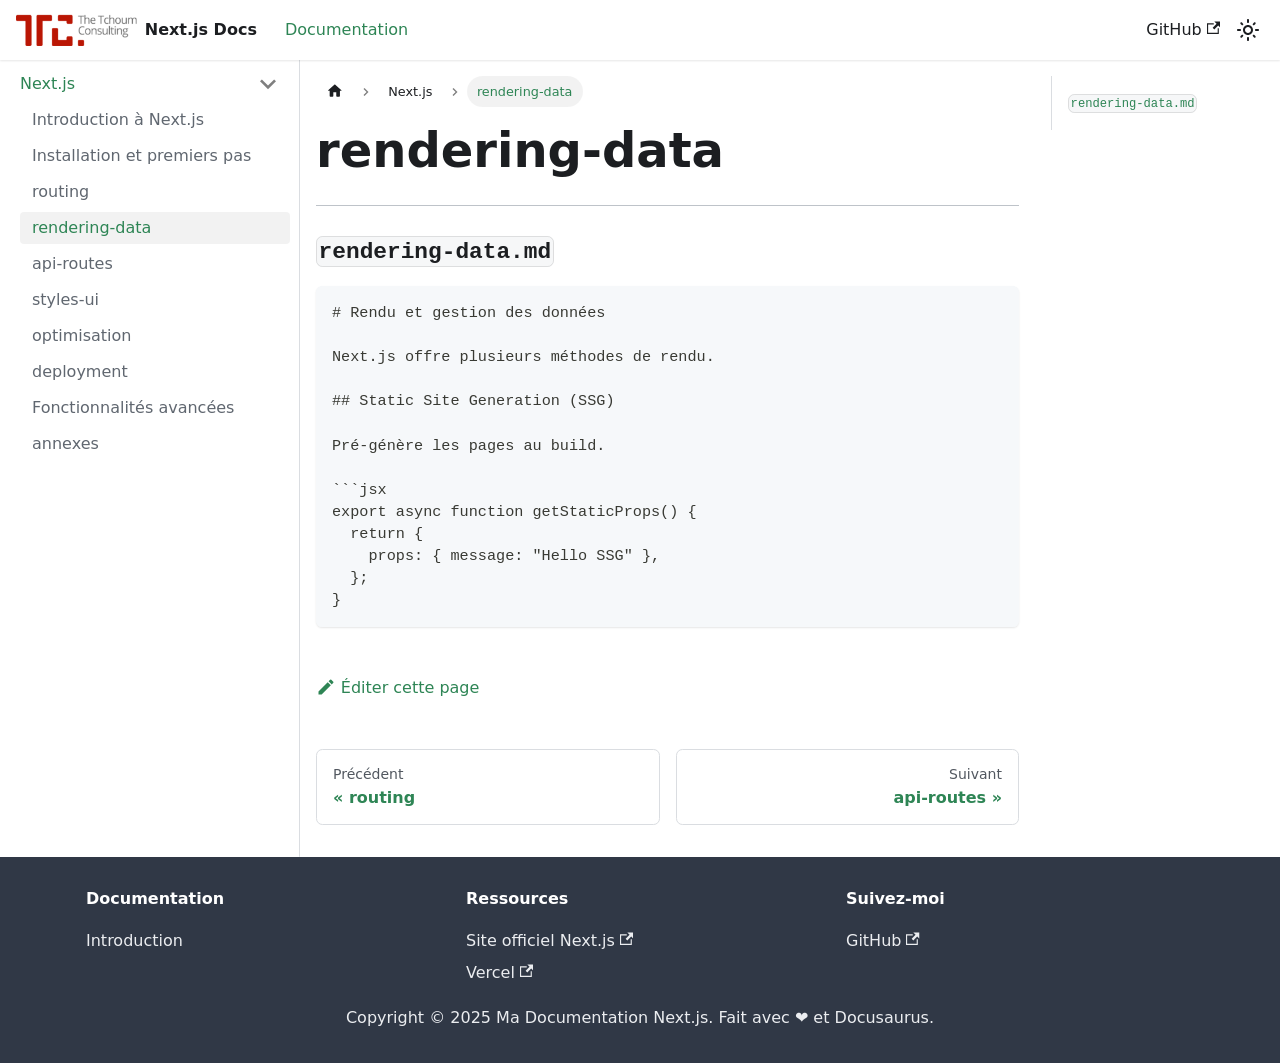
<file: docs/rendering-data/index.html>
<!doctype html>
<html lang="fr" dir="ltr" class="docs-wrapper plugin-docs plugin-id-default docs-version-current docs-doc-page docs-doc-id-rendering-data" data-has-hydrated="false">
<head>
<meta charset="UTF-8">
<meta name="generator" content="Docusaurus v3.8.1">
<title data-rh="true">rendering-data | Documentation Next.js</title><meta data-rh="true" name="viewport" content="width=device-width,initial-scale=1"><meta data-rh="true" name="twitter:card" content="summary_large_image"><meta data-rh="true" property="og:image" content="http://develo.thetchoum.com/img/docusaurus-social-card.jpg"><meta data-rh="true" name="twitter:image" content="http://develo.thetchoum.com/img/docusaurus-social-card.jpg"><meta data-rh="true" property="og:url" content="http://develo.thetchoum.com/docs/rendering-data"><meta data-rh="true" property="og:locale" content="fr"><meta data-rh="true" name="docusaurus_locale" content="fr"><meta data-rh="true" name="docsearch:language" content="fr"><meta data-rh="true" name="docusaurus_version" content="current"><meta data-rh="true" name="docusaurus_tag" content="docs-default-current"><meta data-rh="true" name="docsearch:version" content="current"><meta data-rh="true" name="docsearch:docusaurus_tag" content="docs-default-current"><meta data-rh="true" property="og:title" content="rendering-data | Documentation Next.js"><meta data-rh="true" name="description" content="---"><meta data-rh="true" property="og:description" content="---"><link data-rh="true" rel="icon" href="/img/favicon.ico"><link data-rh="true" rel="canonical" href="http://develo.thetchoum.com/docs/rendering-data"><link data-rh="true" rel="alternate" href="http://develo.thetchoum.com/docs/rendering-data" hreflang="fr"><link data-rh="true" rel="alternate" href="http://develo.thetchoum.com/docs/rendering-data" hreflang="x-default"><script data-rh="true" type="application/ld+json">{"@context":"https://schema.org","@type":"BreadcrumbList","itemListElement":[{"@type":"ListItem","position":1,"name":"rendering-data","item":"http://develo.thetchoum.com/docs/rendering-data"}]}</script><link rel="stylesheet" href="/assets/css/styles.254ebf3d.css">
<script src="/assets/js/runtime~main.9541ebcd.js" defer="defer"></script>
<script src="/assets/js/main.70bd3aef.js" defer="defer"></script>
</head>
<body class="navigation-with-keyboard">
<svg xmlns="http://www.w3.org/2000/svg" style="display: none;"><defs>
<symbol id="theme-svg-external-link" viewBox="0 0 24 24"><path fill="currentColor" d="M21 13v10h-21v-19h12v2h-10v15h17v-8h2zm3-12h-10.988l4.035 4-6.977 7.07 2.828 2.828 6.977-7.07 4.125 4.172v-11z"/></symbol>
</defs></svg>
<script>!function(){var t="light";var e=function(){try{return new URLSearchParams(window.location.search).get("docusaurus-theme")}catch(t){}}()||function(){try{return window.localStorage.getItem("theme")}catch(t){}}();document.documentElement.setAttribute("data-theme",e||t),document.documentElement.setAttribute("data-theme-choice",e||t)}(),function(){try{const c=new URLSearchParams(window.location.search).entries();for(var[t,e]of c)if(t.startsWith("docusaurus-data-")){var a=t.replace("docusaurus-data-","data-");document.documentElement.setAttribute(a,e)}}catch(t){}}()</script><div id="__docusaurus"><link rel="preload" as="image" href="/img/TTClogo.png"><div role="region" aria-label="Aller au contenu principal"><a class="skipToContent_fXgn" href="#__docusaurus_skipToContent_fallback">Aller au contenu principal</a></div><nav aria-label="Main" class="theme-layout-navbar navbar navbar--fixed-top"><div class="navbar__inner"><div class="theme-layout-navbar-left navbar__items"><button aria-label="Ouvrir/fermer la barre de navigation" aria-expanded="false" class="navbar__toggle clean-btn" type="button"><svg width="30" height="30" viewBox="0 0 30 30" aria-hidden="true"><path stroke="currentColor" stroke-linecap="round" stroke-miterlimit="10" stroke-width="2" d="M4 7h22M4 15h22M4 23h22"></path></svg></button><a class="navbar__brand" href="/"><div class="navbar__logo"><img src="/img/TTClogo.png" alt="Logo Next.js" class="themedComponent_mlkZ themedComponent--light_NVdE"><img src="/img/TTClogo.png" alt="Logo Next.js" class="themedComponent_mlkZ themedComponent--dark_xIcU"></div><b class="navbar__title text--truncate">Next.js Docs</b></a><a aria-current="page" class="navbar__item navbar__link navbar__link--active" href="/docs/introduction">Documentation</a></div><div class="theme-layout-navbar-right navbar__items navbar__items--right"><a href="https://github.com/Rolyx/TechTchoumDoc" target="_blank" rel="noopener noreferrer" class="navbar__item navbar__link">GitHub<svg width="13.5" height="13.5" aria-hidden="true" class="iconExternalLink_nPIU"><use href="#theme-svg-external-link"></use></svg></a><div class="toggle_vylO colorModeToggle_DEke"><button class="clean-btn toggleButton_gllP toggleButtonDisabled_aARS" type="button" disabled="" title="system mode" aria-label="Basculer entre le mode sombre et clair (actuellement system mode)"><svg viewBox="0 0 24 24" width="24" height="24" aria-hidden="true" class="toggleIcon_g3eP lightToggleIcon_pyhR"><path fill="currentColor" d="M12,9c1.65,0,3,1.35,3,3s-1.35,3-3,3s-3-1.35-3-3S10.35,9,12,9 M12,7c-2.76,0-5,2.24-5,5s2.24,5,5,5s5-2.24,5-5 S14.76,7,12,7L12,7z M2,13l2,0c0.55,0,1-0.45,1-1s-0.45-1-1-1l-2,0c-0.55,0-1,0.45-1,1S1.45,13,2,13z M20,13l2,0c0.55,0,1-0.45,1-1 s-0.45-1-1-1l-2,0c-0.55,0-1,0.45-1,1S19.45,13,20,13z M11,2v2c0,0.55,0.45,1,1,1s1-0.45,1-1V2c0-0.55-0.45-1-1-1S11,1.45,11,2z M11,20v2c0,0.55,0.45,1,1,1s1-0.45,1-1v-2c0-0.55-0.45-1-1-1C11.45,19,11,19.45,11,20z M5.99,4.58c-0.39-0.39-1.03-0.39-1.41,0 c-0.39,0.39-0.39,1.03,0,1.41l1.06,1.06c0.39,0.39,1.03,0.39,1.41,0s0.39-1.03,0-1.41L5.99,4.58z M18.36,16.95 c-0.39-0.39-1.03-0.39-1.41,0c-0.39,0.39-0.39,1.03,0,1.41l1.06,1.06c0.39,0.39,1.03,0.39,1.41,0c0.39-0.39,0.39-1.03,0-1.41 L18.36,16.95z M19.42,5.99c0.39-0.39,0.39-1.03,0-1.41c-0.39-0.39-1.03-0.39-1.41,0l-1.06,1.06c-0.39,0.39-0.39,1.03,0,1.41 s1.03,0.39,1.41,0L19.42,5.99z M7.05,18.36c0.39-0.39,0.39-1.03,0-1.41c-0.39-0.39-1.03-0.39-1.41,0l-1.06,1.06 c-0.39,0.39-0.39,1.03,0,1.41s1.03,0.39,1.41,0L7.05,18.36z"></path></svg><svg viewBox="0 0 24 24" width="24" height="24" aria-hidden="true" class="toggleIcon_g3eP darkToggleIcon_wfgR"><path fill="currentColor" d="M9.37,5.51C9.19,6.15,9.1,6.82,9.1,7.5c0,4.08,3.32,7.4,7.4,7.4c0.68,0,1.35-0.09,1.99-0.27C17.45,17.19,14.93,19,12,19 c-3.86,0-7-3.14-7-7C5,9.07,6.81,6.55,9.37,5.51z M12,3c-4.97,0-9,4.03-9,9s4.03,9,9,9s9-4.03,9-9c0-0.46-0.04-0.92-0.1-1.36 c-0.98,1.37-2.58,2.26-4.4,2.26c-2.98,0-5.4-2.42-5.4-5.4c0-1.81,0.89-3.42,2.26-4.4C12.92,3.04,12.46,3,12,3L12,3z"></path></svg><svg viewBox="0 0 24 24" width="24" height="24" aria-hidden="true" class="toggleIcon_g3eP systemToggleIcon_QzmC"><path fill="currentColor" d="m12 21c4.971 0 9-4.029 9-9s-4.029-9-9-9-9 4.029-9 9 4.029 9 9 9zm4.95-13.95c1.313 1.313 2.05 3.093 2.05 4.95s-0.738 3.637-2.05 4.95c-1.313 1.313-3.093 2.05-4.95 2.05v-14c1.857 0 3.637 0.737 4.95 2.05z"></path></svg></button></div><div class="navbarSearchContainer_Bca1"></div></div></div><div role="presentation" class="navbar-sidebar__backdrop"></div></nav><div id="__docusaurus_skipToContent_fallback" class="theme-layout-main main-wrapper mainWrapper_z2l0"><div class="docsWrapper_hBAB"><button aria-label="Retour au début de la page" class="clean-btn theme-back-to-top-button backToTopButton_sjWU" type="button"></button><div class="docRoot_UBD9"><aside class="theme-doc-sidebar-container docSidebarContainer_YfHR"><div class="sidebarViewport_aRkj"><div class="sidebar_njMd"><nav aria-label="Docs sidebar" class="menu thin-scrollbar menu_SIkG"><ul class="theme-doc-sidebar-menu menu__list"><li class="theme-doc-sidebar-item-category theme-doc-sidebar-item-category-level-1 menu__list-item"><div class="menu__list-item-collapsible"><a class="menu__link menu__link--sublist menu__link--sublist-caret menu__link--active" role="button" aria-expanded="true" href="/docs/introduction">Next.js</a></div><ul class="menu__list"><li class="theme-doc-sidebar-item-link theme-doc-sidebar-item-link-level-2 menu__list-item"><a class="menu__link" tabindex="0" href="/docs/introduction">Introduction à Next.js</a></li><li class="theme-doc-sidebar-item-link theme-doc-sidebar-item-link-level-2 menu__list-item"><a class="menu__link" tabindex="0" href="/docs/installation">Installation et premiers pas</a></li><li class="theme-doc-sidebar-item-link theme-doc-sidebar-item-link-level-2 menu__list-item"><a class="menu__link" tabindex="0" href="/docs/routing">routing</a></li><li class="theme-doc-sidebar-item-link theme-doc-sidebar-item-link-level-2 menu__list-item"><a class="menu__link menu__link--active" aria-current="page" tabindex="0" href="/docs/rendering-data">rendering-data</a></li><li class="theme-doc-sidebar-item-link theme-doc-sidebar-item-link-level-2 menu__list-item"><a class="menu__link" tabindex="0" href="/docs/api-routes">api-routes</a></li><li class="theme-doc-sidebar-item-link theme-doc-sidebar-item-link-level-2 menu__list-item"><a class="menu__link" tabindex="0" href="/docs/styles-ui">styles-ui</a></li><li class="theme-doc-sidebar-item-link theme-doc-sidebar-item-link-level-2 menu__list-item"><a class="menu__link" tabindex="0" href="/docs/optimisation">optimisation</a></li><li class="theme-doc-sidebar-item-link theme-doc-sidebar-item-link-level-2 menu__list-item"><a class="menu__link" tabindex="0" href="/docs/deployment">deployment</a></li><li class="theme-doc-sidebar-item-link theme-doc-sidebar-item-link-level-2 menu__list-item"><a class="menu__link" tabindex="0" href="/docs/advanced">Fonctionnalités avancées</a></li><li class="theme-doc-sidebar-item-link theme-doc-sidebar-item-link-level-2 menu__list-item"><a class="menu__link" tabindex="0" href="/docs/annexes">annexes</a></li></ul></li></ul></nav></div></div></aside><main class="docMainContainer_TBSr"><div class="container padding-top--md padding-bottom--lg"><div class="row"><div class="col docItemCol_VOVn"><div class="docItemContainer_Djhp"><article><nav class="theme-doc-breadcrumbs breadcrumbsContainer_Z_bl" aria-label="Fil d&#x27;Ariane"><ul class="breadcrumbs"><li class="breadcrumbs__item"><a aria-label="Page d&#x27;accueil" class="breadcrumbs__link" href="/"><svg viewBox="0 0 24 24" class="breadcrumbHomeIcon_YNFT"><path d="M10 19v-5h4v5c0 .55.45 1 1 1h3c.55 0 1-.45 1-1v-7h1.7c.46 0 .68-.57.33-.87L12.67 3.6c-.38-.34-.96-.34-1.34 0l-8.36 7.53c-.34.3-.13.87.33.87H5v7c0 .55.45 1 1 1h3c.55 0 1-.45 1-1z" fill="currentColor"></path></svg></a></li><li class="breadcrumbs__item"><span class="breadcrumbs__link">Next.js</span></li><li class="breadcrumbs__item breadcrumbs__item--active"><span class="breadcrumbs__link">rendering-data</span></li></ul></nav><div class="tocCollapsible_ETCw theme-doc-toc-mobile tocMobile_ITEo"><button type="button" class="clean-btn tocCollapsibleButton_TO0P">Sur cette page</button></div><div class="theme-doc-markdown markdown"><header><h1>rendering-data</h1></header><hr>
<h3 class="anchor anchorWithStickyNavbar_LWe7" id="rendering-datamd"><code>rendering-data.md</code><a href="#rendering-datamd" class="hash-link" aria-label="Lien direct vers rendering-datamd" title="Lien direct vers rendering-datamd">​</a></h3>
<div class="language-markdown codeBlockContainer_Ckt0 theme-code-block" style="--prism-color:#393A34;--prism-background-color:#f6f8fa"><div class="codeBlockContent_QJqH"><pre tabindex="0" class="prism-code language-markdown codeBlock_bY9V thin-scrollbar" style="color:#393A34;background-color:#f6f8fa"><code class="codeBlockLines_e6Vv"><span class="token-line" style="color:#393A34"><span class="token title important punctuation" style="color:#393A34">#</span><span class="token title important"> Rendu et gestion des données</span><span class="token plain"></span><br></span><span class="token-line" style="color:#393A34"><span class="token plain" style="display:inline-block"></span><br></span><span class="token-line" style="color:#393A34"><span class="token plain">Next.js offre plusieurs méthodes de rendu.</span><br></span><span class="token-line" style="color:#393A34"><span class="token plain" style="display:inline-block"></span><br></span><span class="token-line" style="color:#393A34"><span class="token plain"></span><span class="token title important punctuation" style="color:#393A34">##</span><span class="token title important"> Static Site Generation (SSG)</span><span class="token plain"></span><br></span><span class="token-line" style="color:#393A34"><span class="token plain" style="display:inline-block"></span><br></span><span class="token-line" style="color:#393A34"><span class="token plain">Pré-génère les pages au build.</span><br></span><span class="token-line" style="color:#393A34"><span class="token plain" style="display:inline-block"></span><br></span><span class="token-line" style="color:#393A34"><span class="token plain">```jsx</span><br></span><span class="token-line" style="color:#393A34"><span class="token plain">export async function getStaticProps() {</span><br></span><span class="token-line" style="color:#393A34"><span class="token plain">  return {</span><br></span><span class="token-line" style="color:#393A34"><span class="token plain">    props: { message: &quot;Hello SSG&quot; },</span><br></span><span class="token-line" style="color:#393A34"><span class="token plain">  };</span><br></span><span class="token-line" style="color:#393A34"><span class="token plain">}</span><br></span></code></pre></div></div></div><footer class="theme-doc-footer docusaurus-mt-lg"><div class="row margin-top--sm theme-doc-footer-edit-meta-row"><div class="col"><a href="https://github.com/Rolyx/TechTchoumDoc/tree/main/docs/rendering-data.md" target="_blank" rel="noopener noreferrer" class="theme-edit-this-page"><svg fill="currentColor" height="20" width="20" viewBox="0 0 40 40" class="iconEdit_Z9Sw" aria-hidden="true"><g><path d="m34.5 11.7l-3 3.1-6.3-6.3 3.1-3q0.5-0.5 1.2-0.5t1.1 0.5l3.9 3.9q0.5 0.4 0.5 1.1t-0.5 1.2z m-29.5 17.1l18.4-18.5 6.3 6.3-18.4 18.4h-6.3v-6.2z"></path></g></svg>Éditer cette page</a></div><div class="col lastUpdated_JAkA"></div></div></footer></article><nav class="docusaurus-mt-lg pagination-nav" aria-label="Pages de documentation"><a class="pagination-nav__link pagination-nav__link--prev" href="/docs/routing"><div class="pagination-nav__sublabel">Précédent</div><div class="pagination-nav__label">routing</div></a><a class="pagination-nav__link pagination-nav__link--next" href="/docs/api-routes"><div class="pagination-nav__sublabel">Suivant</div><div class="pagination-nav__label">api-routes</div></a></nav></div></div><div class="col col--3"><div class="tableOfContents_bqdL thin-scrollbar theme-doc-toc-desktop"><ul class="table-of-contents table-of-contents__left-border"><li><a href="#rendering-datamd" class="table-of-contents__link toc-highlight"><code>rendering-data.md</code></a></li></ul></div></div></div></div></main></div></div></div><footer class="theme-layout-footer footer footer--dark"><div class="container container-fluid"><div class="row footer__links"><div class="theme-layout-footer-column col footer__col"><div class="footer__title">Documentation</div><ul class="footer__items clean-list"><li class="footer__item"><a class="footer__link-item" href="/docs/introduction">Introduction</a></li></ul></div><div class="theme-layout-footer-column col footer__col"><div class="footer__title">Ressources</div><ul class="footer__items clean-list"><li class="footer__item"><a href="https://nextjs.org/docs" target="_blank" rel="noopener noreferrer" class="footer__link-item">Site officiel Next.js<svg width="13.5" height="13.5" aria-hidden="true" class="iconExternalLink_nPIU"><use href="#theme-svg-external-link"></use></svg></a></li><li class="footer__item"><a href="https://vercel.com" target="_blank" rel="noopener noreferrer" class="footer__link-item">Vercel<svg width="13.5" height="13.5" aria-hidden="true" class="iconExternalLink_nPIU"><use href="#theme-svg-external-link"></use></svg></a></li></ul></div><div class="theme-layout-footer-column col footer__col"><div class="footer__title">Suivez-moi</div><ul class="footer__items clean-list"><li class="footer__item"><a href="https://github.com/Rolyx/TechTchoumDoc/" target="_blank" rel="noopener noreferrer" class="footer__link-item">GitHub<svg width="13.5" height="13.5" aria-hidden="true" class="iconExternalLink_nPIU"><use href="#theme-svg-external-link"></use></svg></a></li></ul></div></div><div class="footer__bottom text--center"><div class="footer__copyright">Copyright © 2025 Ma Documentation Next.js. Fait avec ❤️ et Docusaurus.</div></div></div></footer></div>
</body>
</html>
</file>
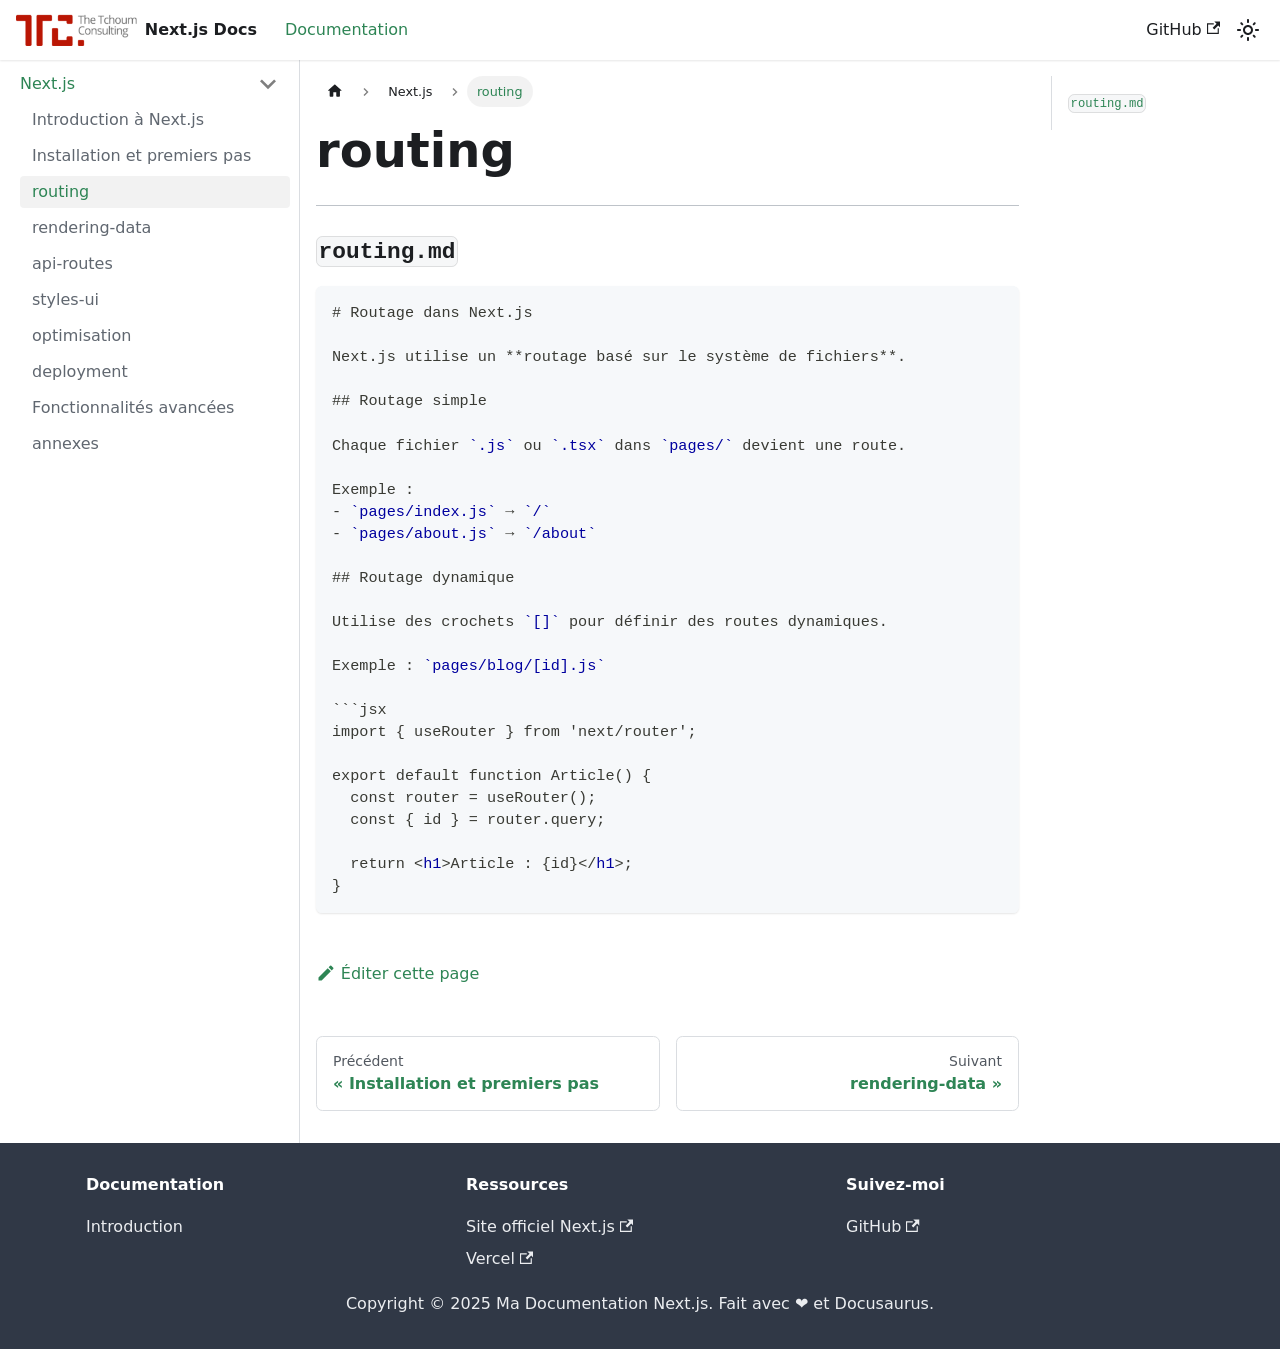
<file: docs/routing/index.html>
<!doctype html>
<html lang="fr" dir="ltr" class="docs-wrapper plugin-docs plugin-id-default docs-version-current docs-doc-page docs-doc-id-routing" data-has-hydrated="false">
<head>
<meta charset="UTF-8">
<meta name="generator" content="Docusaurus v3.8.1">
<title data-rh="true">routing | Documentation Next.js</title><meta data-rh="true" name="viewport" content="width=device-width,initial-scale=1"><meta data-rh="true" name="twitter:card" content="summary_large_image"><meta data-rh="true" property="og:image" content="http://develo.thetchoum.com/img/docusaurus-social-card.jpg"><meta data-rh="true" name="twitter:image" content="http://develo.thetchoum.com/img/docusaurus-social-card.jpg"><meta data-rh="true" property="og:url" content="http://develo.thetchoum.com/docs/routing"><meta data-rh="true" property="og:locale" content="fr"><meta data-rh="true" name="docusaurus_locale" content="fr"><meta data-rh="true" name="docsearch:language" content="fr"><meta data-rh="true" name="docusaurus_version" content="current"><meta data-rh="true" name="docusaurus_tag" content="docs-default-current"><meta data-rh="true" name="docsearch:version" content="current"><meta data-rh="true" name="docsearch:docusaurus_tag" content="docs-default-current"><meta data-rh="true" property="og:title" content="routing | Documentation Next.js"><meta data-rh="true" name="description" content="---"><meta data-rh="true" property="og:description" content="---"><link data-rh="true" rel="icon" href="/img/favicon.ico"><link data-rh="true" rel="canonical" href="http://develo.thetchoum.com/docs/routing"><link data-rh="true" rel="alternate" href="http://develo.thetchoum.com/docs/routing" hreflang="fr"><link data-rh="true" rel="alternate" href="http://develo.thetchoum.com/docs/routing" hreflang="x-default"><script data-rh="true" type="application/ld+json">{"@context":"https://schema.org","@type":"BreadcrumbList","itemListElement":[{"@type":"ListItem","position":1,"name":"routing","item":"http://develo.thetchoum.com/docs/routing"}]}</script><link rel="stylesheet" href="/assets/css/styles.254ebf3d.css">
<script src="/assets/js/runtime~main.9541ebcd.js" defer="defer"></script>
<script src="/assets/js/main.70bd3aef.js" defer="defer"></script>
</head>
<body class="navigation-with-keyboard">
<svg xmlns="http://www.w3.org/2000/svg" style="display: none;"><defs>
<symbol id="theme-svg-external-link" viewBox="0 0 24 24"><path fill="currentColor" d="M21 13v10h-21v-19h12v2h-10v15h17v-8h2zm3-12h-10.988l4.035 4-6.977 7.07 2.828 2.828 6.977-7.07 4.125 4.172v-11z"/></symbol>
</defs></svg>
<script>!function(){var t="light";var e=function(){try{return new URLSearchParams(window.location.search).get("docusaurus-theme")}catch(t){}}()||function(){try{return window.localStorage.getItem("theme")}catch(t){}}();document.documentElement.setAttribute("data-theme",e||t),document.documentElement.setAttribute("data-theme-choice",e||t)}(),function(){try{const c=new URLSearchParams(window.location.search).entries();for(var[t,e]of c)if(t.startsWith("docusaurus-data-")){var a=t.replace("docusaurus-data-","data-");document.documentElement.setAttribute(a,e)}}catch(t){}}()</script><div id="__docusaurus"><link rel="preload" as="image" href="/img/TTClogo.png"><div role="region" aria-label="Aller au contenu principal"><a class="skipToContent_fXgn" href="#__docusaurus_skipToContent_fallback">Aller au contenu principal</a></div><nav aria-label="Main" class="theme-layout-navbar navbar navbar--fixed-top"><div class="navbar__inner"><div class="theme-layout-navbar-left navbar__items"><button aria-label="Ouvrir/fermer la barre de navigation" aria-expanded="false" class="navbar__toggle clean-btn" type="button"><svg width="30" height="30" viewBox="0 0 30 30" aria-hidden="true"><path stroke="currentColor" stroke-linecap="round" stroke-miterlimit="10" stroke-width="2" d="M4 7h22M4 15h22M4 23h22"></path></svg></button><a class="navbar__brand" href="/"><div class="navbar__logo"><img src="/img/TTClogo.png" alt="Logo Next.js" class="themedComponent_mlkZ themedComponent--light_NVdE"><img src="/img/TTClogo.png" alt="Logo Next.js" class="themedComponent_mlkZ themedComponent--dark_xIcU"></div><b class="navbar__title text--truncate">Next.js Docs</b></a><a aria-current="page" class="navbar__item navbar__link navbar__link--active" href="/docs/introduction">Documentation</a></div><div class="theme-layout-navbar-right navbar__items navbar__items--right"><a href="https://github.com/Rolyx/TechTchoumDoc" target="_blank" rel="noopener noreferrer" class="navbar__item navbar__link">GitHub<svg width="13.5" height="13.5" aria-hidden="true" class="iconExternalLink_nPIU"><use href="#theme-svg-external-link"></use></svg></a><div class="toggle_vylO colorModeToggle_DEke"><button class="clean-btn toggleButton_gllP toggleButtonDisabled_aARS" type="button" disabled="" title="system mode" aria-label="Basculer entre le mode sombre et clair (actuellement system mode)"><svg viewBox="0 0 24 24" width="24" height="24" aria-hidden="true" class="toggleIcon_g3eP lightToggleIcon_pyhR"><path fill="currentColor" d="M12,9c1.65,0,3,1.35,3,3s-1.35,3-3,3s-3-1.35-3-3S10.35,9,12,9 M12,7c-2.76,0-5,2.24-5,5s2.24,5,5,5s5-2.24,5-5 S14.76,7,12,7L12,7z M2,13l2,0c0.55,0,1-0.45,1-1s-0.45-1-1-1l-2,0c-0.55,0-1,0.45-1,1S1.45,13,2,13z M20,13l2,0c0.55,0,1-0.45,1-1 s-0.45-1-1-1l-2,0c-0.55,0-1,0.45-1,1S19.45,13,20,13z M11,2v2c0,0.55,0.45,1,1,1s1-0.45,1-1V2c0-0.55-0.45-1-1-1S11,1.45,11,2z M11,20v2c0,0.55,0.45,1,1,1s1-0.45,1-1v-2c0-0.55-0.45-1-1-1C11.45,19,11,19.45,11,20z M5.99,4.58c-0.39-0.39-1.03-0.39-1.41,0 c-0.39,0.39-0.39,1.03,0,1.41l1.06,1.06c0.39,0.39,1.03,0.39,1.41,0s0.39-1.03,0-1.41L5.99,4.58z M18.36,16.95 c-0.39-0.39-1.03-0.39-1.41,0c-0.39,0.39-0.39,1.03,0,1.41l1.06,1.06c0.39,0.39,1.03,0.39,1.41,0c0.39-0.39,0.39-1.03,0-1.41 L18.36,16.95z M19.42,5.99c0.39-0.39,0.39-1.03,0-1.41c-0.39-0.39-1.03-0.39-1.41,0l-1.06,1.06c-0.39,0.39-0.39,1.03,0,1.41 s1.03,0.39,1.41,0L19.42,5.99z M7.05,18.36c0.39-0.39,0.39-1.03,0-1.41c-0.39-0.39-1.03-0.39-1.41,0l-1.06,1.06 c-0.39,0.39-0.39,1.03,0,1.41s1.03,0.39,1.41,0L7.05,18.36z"></path></svg><svg viewBox="0 0 24 24" width="24" height="24" aria-hidden="true" class="toggleIcon_g3eP darkToggleIcon_wfgR"><path fill="currentColor" d="M9.37,5.51C9.19,6.15,9.1,6.82,9.1,7.5c0,4.08,3.32,7.4,7.4,7.4c0.68,0,1.35-0.09,1.99-0.27C17.45,17.19,14.93,19,12,19 c-3.86,0-7-3.14-7-7C5,9.07,6.81,6.55,9.37,5.51z M12,3c-4.97,0-9,4.03-9,9s4.03,9,9,9s9-4.03,9-9c0-0.46-0.04-0.92-0.1-1.36 c-0.98,1.37-2.58,2.26-4.4,2.26c-2.98,0-5.4-2.42-5.4-5.4c0-1.81,0.89-3.42,2.26-4.4C12.92,3.04,12.46,3,12,3L12,3z"></path></svg><svg viewBox="0 0 24 24" width="24" height="24" aria-hidden="true" class="toggleIcon_g3eP systemToggleIcon_QzmC"><path fill="currentColor" d="m12 21c4.971 0 9-4.029 9-9s-4.029-9-9-9-9 4.029-9 9 4.029 9 9 9zm4.95-13.95c1.313 1.313 2.05 3.093 2.05 4.95s-0.738 3.637-2.05 4.95c-1.313 1.313-3.093 2.05-4.95 2.05v-14c1.857 0 3.637 0.737 4.95 2.05z"></path></svg></button></div><div class="navbarSearchContainer_Bca1"></div></div></div><div role="presentation" class="navbar-sidebar__backdrop"></div></nav><div id="__docusaurus_skipToContent_fallback" class="theme-layout-main main-wrapper mainWrapper_z2l0"><div class="docsWrapper_hBAB"><button aria-label="Retour au début de la page" class="clean-btn theme-back-to-top-button backToTopButton_sjWU" type="button"></button><div class="docRoot_UBD9"><aside class="theme-doc-sidebar-container docSidebarContainer_YfHR"><div class="sidebarViewport_aRkj"><div class="sidebar_njMd"><nav aria-label="Docs sidebar" class="menu thin-scrollbar menu_SIkG"><ul class="theme-doc-sidebar-menu menu__list"><li class="theme-doc-sidebar-item-category theme-doc-sidebar-item-category-level-1 menu__list-item"><div class="menu__list-item-collapsible"><a class="menu__link menu__link--sublist menu__link--sublist-caret menu__link--active" role="button" aria-expanded="true" href="/docs/introduction">Next.js</a></div><ul class="menu__list"><li class="theme-doc-sidebar-item-link theme-doc-sidebar-item-link-level-2 menu__list-item"><a class="menu__link" tabindex="0" href="/docs/introduction">Introduction à Next.js</a></li><li class="theme-doc-sidebar-item-link theme-doc-sidebar-item-link-level-2 menu__list-item"><a class="menu__link" tabindex="0" href="/docs/installation">Installation et premiers pas</a></li><li class="theme-doc-sidebar-item-link theme-doc-sidebar-item-link-level-2 menu__list-item"><a class="menu__link menu__link--active" aria-current="page" tabindex="0" href="/docs/routing">routing</a></li><li class="theme-doc-sidebar-item-link theme-doc-sidebar-item-link-level-2 menu__list-item"><a class="menu__link" tabindex="0" href="/docs/rendering-data">rendering-data</a></li><li class="theme-doc-sidebar-item-link theme-doc-sidebar-item-link-level-2 menu__list-item"><a class="menu__link" tabindex="0" href="/docs/api-routes">api-routes</a></li><li class="theme-doc-sidebar-item-link theme-doc-sidebar-item-link-level-2 menu__list-item"><a class="menu__link" tabindex="0" href="/docs/styles-ui">styles-ui</a></li><li class="theme-doc-sidebar-item-link theme-doc-sidebar-item-link-level-2 menu__list-item"><a class="menu__link" tabindex="0" href="/docs/optimisation">optimisation</a></li><li class="theme-doc-sidebar-item-link theme-doc-sidebar-item-link-level-2 menu__list-item"><a class="menu__link" tabindex="0" href="/docs/deployment">deployment</a></li><li class="theme-doc-sidebar-item-link theme-doc-sidebar-item-link-level-2 menu__list-item"><a class="menu__link" tabindex="0" href="/docs/advanced">Fonctionnalités avancées</a></li><li class="theme-doc-sidebar-item-link theme-doc-sidebar-item-link-level-2 menu__list-item"><a class="menu__link" tabindex="0" href="/docs/annexes">annexes</a></li></ul></li></ul></nav></div></div></aside><main class="docMainContainer_TBSr"><div class="container padding-top--md padding-bottom--lg"><div class="row"><div class="col docItemCol_VOVn"><div class="docItemContainer_Djhp"><article><nav class="theme-doc-breadcrumbs breadcrumbsContainer_Z_bl" aria-label="Fil d&#x27;Ariane"><ul class="breadcrumbs"><li class="breadcrumbs__item"><a aria-label="Page d&#x27;accueil" class="breadcrumbs__link" href="/"><svg viewBox="0 0 24 24" class="breadcrumbHomeIcon_YNFT"><path d="M10 19v-5h4v5c0 .55.45 1 1 1h3c.55 0 1-.45 1-1v-7h1.7c.46 0 .68-.57.33-.87L12.67 3.6c-.38-.34-.96-.34-1.34 0l-8.36 7.53c-.34.3-.13.87.33.87H5v7c0 .55.45 1 1 1h3c.55 0 1-.45 1-1z" fill="currentColor"></path></svg></a></li><li class="breadcrumbs__item"><span class="breadcrumbs__link">Next.js</span></li><li class="breadcrumbs__item breadcrumbs__item--active"><span class="breadcrumbs__link">routing</span></li></ul></nav><div class="tocCollapsible_ETCw theme-doc-toc-mobile tocMobile_ITEo"><button type="button" class="clean-btn tocCollapsibleButton_TO0P">Sur cette page</button></div><div class="theme-doc-markdown markdown"><header><h1>routing</h1></header><hr>
<h3 class="anchor anchorWithStickyNavbar_LWe7" id="routingmd"><code>routing.md</code><a href="#routingmd" class="hash-link" aria-label="Lien direct vers routingmd" title="Lien direct vers routingmd">​</a></h3>
<div class="language-markdown codeBlockContainer_Ckt0 theme-code-block" style="--prism-color:#393A34;--prism-background-color:#f6f8fa"><div class="codeBlockContent_QJqH"><pre tabindex="0" class="prism-code language-markdown codeBlock_bY9V thin-scrollbar" style="color:#393A34;background-color:#f6f8fa"><code class="codeBlockLines_e6Vv"><span class="token-line" style="color:#393A34"><span class="token title important punctuation" style="color:#393A34">#</span><span class="token title important"> Routage dans Next.js</span><span class="token plain"></span><br></span><span class="token-line" style="color:#393A34"><span class="token plain" style="display:inline-block"></span><br></span><span class="token-line" style="color:#393A34"><span class="token plain">Next.js utilise un </span><span class="token bold punctuation" style="color:#393A34">**</span><span class="token bold content">routage basé sur le système de fichiers</span><span class="token bold punctuation" style="color:#393A34">**</span><span class="token plain">.</span><br></span><span class="token-line" style="color:#393A34"><span class="token plain" style="display:inline-block"></span><br></span><span class="token-line" style="color:#393A34"><span class="token plain"></span><span class="token title important punctuation" style="color:#393A34">##</span><span class="token title important"> Routage simple</span><span class="token plain"></span><br></span><span class="token-line" style="color:#393A34"><span class="token plain" style="display:inline-block"></span><br></span><span class="token-line" style="color:#393A34"><span class="token plain">Chaque fichier </span><span class="token code-snippet code keyword" style="color:#00009f">`.js`</span><span class="token plain"> ou </span><span class="token code-snippet code keyword" style="color:#00009f">`.tsx`</span><span class="token plain"> dans </span><span class="token code-snippet code keyword" style="color:#00009f">`pages/`</span><span class="token plain"> devient une route.</span><br></span><span class="token-line" style="color:#393A34"><span class="token plain" style="display:inline-block"></span><br></span><span class="token-line" style="color:#393A34"><span class="token plain">Exemple :</span><br></span><span class="token-line" style="color:#393A34"><span class="token plain"></span><span class="token list punctuation" style="color:#393A34">-</span><span class="token plain"> </span><span class="token code-snippet code keyword" style="color:#00009f">`pages/index.js`</span><span class="token plain"> → </span><span class="token code-snippet code keyword" style="color:#00009f">`/`</span><span class="token plain"></span><br></span><span class="token-line" style="color:#393A34"><span class="token plain"></span><span class="token list punctuation" style="color:#393A34">-</span><span class="token plain"> </span><span class="token code-snippet code keyword" style="color:#00009f">`pages/about.js`</span><span class="token plain"> → </span><span class="token code-snippet code keyword" style="color:#00009f">`/about`</span><span class="token plain"></span><br></span><span class="token-line" style="color:#393A34"><span class="token plain" style="display:inline-block"></span><br></span><span class="token-line" style="color:#393A34"><span class="token plain"></span><span class="token title important punctuation" style="color:#393A34">##</span><span class="token title important"> Routage dynamique</span><span class="token plain"></span><br></span><span class="token-line" style="color:#393A34"><span class="token plain" style="display:inline-block"></span><br></span><span class="token-line" style="color:#393A34"><span class="token plain">Utilise des crochets </span><span class="token code-snippet code keyword" style="color:#00009f">`[]`</span><span class="token plain"> pour définir des routes dynamiques.</span><br></span><span class="token-line" style="color:#393A34"><span class="token plain" style="display:inline-block"></span><br></span><span class="token-line" style="color:#393A34"><span class="token plain">Exemple : </span><span class="token code-snippet code keyword" style="color:#00009f">`pages/blog/[id].js`</span><span class="token plain"></span><br></span><span class="token-line" style="color:#393A34"><span class="token plain" style="display:inline-block"></span><br></span><span class="token-line" style="color:#393A34"><span class="token plain">```jsx</span><br></span><span class="token-line" style="color:#393A34"><span class="token plain">import { useRouter } from &#x27;next/router&#x27;;</span><br></span><span class="token-line" style="color:#393A34"><span class="token plain" style="display:inline-block"></span><br></span><span class="token-line" style="color:#393A34"><span class="token plain">export default function Article() {</span><br></span><span class="token-line" style="color:#393A34"><span class="token plain">  const router = useRouter();</span><br></span><span class="token-line" style="color:#393A34"><span class="token plain">  const { id } = router.query;</span><br></span><span class="token-line" style="color:#393A34"><span class="token plain" style="display:inline-block"></span><br></span><span class="token-line" style="color:#393A34"><span class="token plain">  return </span><span class="token tag punctuation" style="color:#393A34">&lt;</span><span class="token tag" style="color:#00009f">h1</span><span class="token tag punctuation" style="color:#393A34">&gt;</span><span class="token plain">Article : {id}</span><span class="token tag punctuation" style="color:#393A34">&lt;/</span><span class="token tag" style="color:#00009f">h1</span><span class="token tag punctuation" style="color:#393A34">&gt;</span><span class="token plain">;</span><br></span><span class="token-line" style="color:#393A34"><span class="token plain">}</span><br></span></code></pre></div></div></div><footer class="theme-doc-footer docusaurus-mt-lg"><div class="row margin-top--sm theme-doc-footer-edit-meta-row"><div class="col"><a href="https://github.com/Rolyx/TechTchoumDoc/tree/main/docs/routing.md" target="_blank" rel="noopener noreferrer" class="theme-edit-this-page"><svg fill="currentColor" height="20" width="20" viewBox="0 0 40 40" class="iconEdit_Z9Sw" aria-hidden="true"><g><path d="m34.5 11.7l-3 3.1-6.3-6.3 3.1-3q0.5-0.5 1.2-0.5t1.1 0.5l3.9 3.9q0.5 0.4 0.5 1.1t-0.5 1.2z m-29.5 17.1l18.4-18.5 6.3 6.3-18.4 18.4h-6.3v-6.2z"></path></g></svg>Éditer cette page</a></div><div class="col lastUpdated_JAkA"></div></div></footer></article><nav class="docusaurus-mt-lg pagination-nav" aria-label="Pages de documentation"><a class="pagination-nav__link pagination-nav__link--prev" href="/docs/installation"><div class="pagination-nav__sublabel">Précédent</div><div class="pagination-nav__label">Installation et premiers pas</div></a><a class="pagination-nav__link pagination-nav__link--next" href="/docs/rendering-data"><div class="pagination-nav__sublabel">Suivant</div><div class="pagination-nav__label">rendering-data</div></a></nav></div></div><div class="col col--3"><div class="tableOfContents_bqdL thin-scrollbar theme-doc-toc-desktop"><ul class="table-of-contents table-of-contents__left-border"><li><a href="#routingmd" class="table-of-contents__link toc-highlight"><code>routing.md</code></a></li></ul></div></div></div></div></main></div></div></div><footer class="theme-layout-footer footer footer--dark"><div class="container container-fluid"><div class="row footer__links"><div class="theme-layout-footer-column col footer__col"><div class="footer__title">Documentation</div><ul class="footer__items clean-list"><li class="footer__item"><a class="footer__link-item" href="/docs/introduction">Introduction</a></li></ul></div><div class="theme-layout-footer-column col footer__col"><div class="footer__title">Ressources</div><ul class="footer__items clean-list"><li class="footer__item"><a href="https://nextjs.org/docs" target="_blank" rel="noopener noreferrer" class="footer__link-item">Site officiel Next.js<svg width="13.5" height="13.5" aria-hidden="true" class="iconExternalLink_nPIU"><use href="#theme-svg-external-link"></use></svg></a></li><li class="footer__item"><a href="https://vercel.com" target="_blank" rel="noopener noreferrer" class="footer__link-item">Vercel<svg width="13.5" height="13.5" aria-hidden="true" class="iconExternalLink_nPIU"><use href="#theme-svg-external-link"></use></svg></a></li></ul></div><div class="theme-layout-footer-column col footer__col"><div class="footer__title">Suivez-moi</div><ul class="footer__items clean-list"><li class="footer__item"><a href="https://github.com/Rolyx/TechTchoumDoc/" target="_blank" rel="noopener noreferrer" class="footer__link-item">GitHub<svg width="13.5" height="13.5" aria-hidden="true" class="iconExternalLink_nPIU"><use href="#theme-svg-external-link"></use></svg></a></li></ul></div></div><div class="footer__bottom text--center"><div class="footer__copyright">Copyright © 2025 Ma Documentation Next.js. Fait avec ❤️ et Docusaurus.</div></div></div></footer></div>
</body>
</html>
</file>
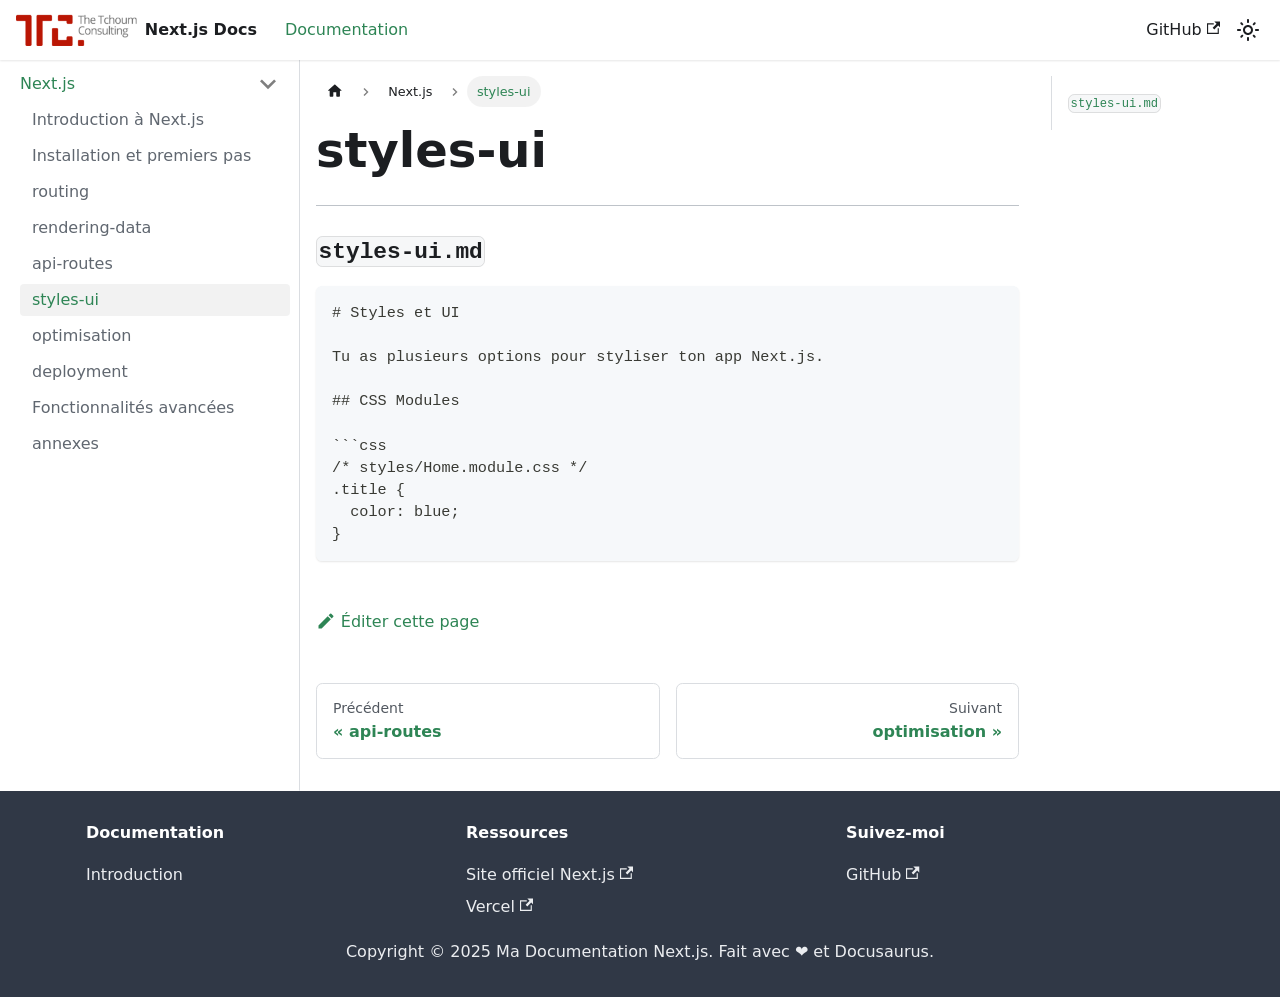
<file: docs/styles-ui/index.html>
<!doctype html>
<html lang="fr" dir="ltr" class="docs-wrapper plugin-docs plugin-id-default docs-version-current docs-doc-page docs-doc-id-styles-ui" data-has-hydrated="false">
<head>
<meta charset="UTF-8">
<meta name="generator" content="Docusaurus v3.8.1">
<title data-rh="true">styles-ui | Documentation Next.js</title><meta data-rh="true" name="viewport" content="width=device-width,initial-scale=1"><meta data-rh="true" name="twitter:card" content="summary_large_image"><meta data-rh="true" property="og:image" content="http://develo.thetchoum.com/img/docusaurus-social-card.jpg"><meta data-rh="true" name="twitter:image" content="http://develo.thetchoum.com/img/docusaurus-social-card.jpg"><meta data-rh="true" property="og:url" content="http://develo.thetchoum.com/docs/styles-ui"><meta data-rh="true" property="og:locale" content="fr"><meta data-rh="true" name="docusaurus_locale" content="fr"><meta data-rh="true" name="docsearch:language" content="fr"><meta data-rh="true" name="docusaurus_version" content="current"><meta data-rh="true" name="docusaurus_tag" content="docs-default-current"><meta data-rh="true" name="docsearch:version" content="current"><meta data-rh="true" name="docsearch:docusaurus_tag" content="docs-default-current"><meta data-rh="true" property="og:title" content="styles-ui | Documentation Next.js"><meta data-rh="true" name="description" content="---"><meta data-rh="true" property="og:description" content="---"><link data-rh="true" rel="icon" href="/img/favicon.ico"><link data-rh="true" rel="canonical" href="http://develo.thetchoum.com/docs/styles-ui"><link data-rh="true" rel="alternate" href="http://develo.thetchoum.com/docs/styles-ui" hreflang="fr"><link data-rh="true" rel="alternate" href="http://develo.thetchoum.com/docs/styles-ui" hreflang="x-default"><script data-rh="true" type="application/ld+json">{"@context":"https://schema.org","@type":"BreadcrumbList","itemListElement":[{"@type":"ListItem","position":1,"name":"styles-ui","item":"http://develo.thetchoum.com/docs/styles-ui"}]}</script><link rel="stylesheet" href="/assets/css/styles.254ebf3d.css">
<script src="/assets/js/runtime~main.9541ebcd.js" defer="defer"></script>
<script src="/assets/js/main.70bd3aef.js" defer="defer"></script>
</head>
<body class="navigation-with-keyboard">
<svg xmlns="http://www.w3.org/2000/svg" style="display: none;"><defs>
<symbol id="theme-svg-external-link" viewBox="0 0 24 24"><path fill="currentColor" d="M21 13v10h-21v-19h12v2h-10v15h17v-8h2zm3-12h-10.988l4.035 4-6.977 7.07 2.828 2.828 6.977-7.07 4.125 4.172v-11z"/></symbol>
</defs></svg>
<script>!function(){var t="light";var e=function(){try{return new URLSearchParams(window.location.search).get("docusaurus-theme")}catch(t){}}()||function(){try{return window.localStorage.getItem("theme")}catch(t){}}();document.documentElement.setAttribute("data-theme",e||t),document.documentElement.setAttribute("data-theme-choice",e||t)}(),function(){try{const c=new URLSearchParams(window.location.search).entries();for(var[t,e]of c)if(t.startsWith("docusaurus-data-")){var a=t.replace("docusaurus-data-","data-");document.documentElement.setAttribute(a,e)}}catch(t){}}()</script><div id="__docusaurus"><link rel="preload" as="image" href="/img/TTClogo.png"><div role="region" aria-label="Aller au contenu principal"><a class="skipToContent_fXgn" href="#__docusaurus_skipToContent_fallback">Aller au contenu principal</a></div><nav aria-label="Main" class="theme-layout-navbar navbar navbar--fixed-top"><div class="navbar__inner"><div class="theme-layout-navbar-left navbar__items"><button aria-label="Ouvrir/fermer la barre de navigation" aria-expanded="false" class="navbar__toggle clean-btn" type="button"><svg width="30" height="30" viewBox="0 0 30 30" aria-hidden="true"><path stroke="currentColor" stroke-linecap="round" stroke-miterlimit="10" stroke-width="2" d="M4 7h22M4 15h22M4 23h22"></path></svg></button><a class="navbar__brand" href="/"><div class="navbar__logo"><img src="/img/TTClogo.png" alt="Logo Next.js" class="themedComponent_mlkZ themedComponent--light_NVdE"><img src="/img/TTClogo.png" alt="Logo Next.js" class="themedComponent_mlkZ themedComponent--dark_xIcU"></div><b class="navbar__title text--truncate">Next.js Docs</b></a><a aria-current="page" class="navbar__item navbar__link navbar__link--active" href="/docs/introduction">Documentation</a></div><div class="theme-layout-navbar-right navbar__items navbar__items--right"><a href="https://github.com/Rolyx/TechTchoumDoc" target="_blank" rel="noopener noreferrer" class="navbar__item navbar__link">GitHub<svg width="13.5" height="13.5" aria-hidden="true" class="iconExternalLink_nPIU"><use href="#theme-svg-external-link"></use></svg></a><div class="toggle_vylO colorModeToggle_DEke"><button class="clean-btn toggleButton_gllP toggleButtonDisabled_aARS" type="button" disabled="" title="system mode" aria-label="Basculer entre le mode sombre et clair (actuellement system mode)"><svg viewBox="0 0 24 24" width="24" height="24" aria-hidden="true" class="toggleIcon_g3eP lightToggleIcon_pyhR"><path fill="currentColor" d="M12,9c1.65,0,3,1.35,3,3s-1.35,3-3,3s-3-1.35-3-3S10.35,9,12,9 M12,7c-2.76,0-5,2.24-5,5s2.24,5,5,5s5-2.24,5-5 S14.76,7,12,7L12,7z M2,13l2,0c0.55,0,1-0.45,1-1s-0.45-1-1-1l-2,0c-0.55,0-1,0.45-1,1S1.45,13,2,13z M20,13l2,0c0.55,0,1-0.45,1-1 s-0.45-1-1-1l-2,0c-0.55,0-1,0.45-1,1S19.45,13,20,13z M11,2v2c0,0.55,0.45,1,1,1s1-0.45,1-1V2c0-0.55-0.45-1-1-1S11,1.45,11,2z M11,20v2c0,0.55,0.45,1,1,1s1-0.45,1-1v-2c0-0.55-0.45-1-1-1C11.45,19,11,19.45,11,20z M5.99,4.58c-0.39-0.39-1.03-0.39-1.41,0 c-0.39,0.39-0.39,1.03,0,1.41l1.06,1.06c0.39,0.39,1.03,0.39,1.41,0s0.39-1.03,0-1.41L5.99,4.58z M18.36,16.95 c-0.39-0.39-1.03-0.39-1.41,0c-0.39,0.39-0.39,1.03,0,1.41l1.06,1.06c0.39,0.39,1.03,0.39,1.41,0c0.39-0.39,0.39-1.03,0-1.41 L18.36,16.95z M19.42,5.99c0.39-0.39,0.39-1.03,0-1.41c-0.39-0.39-1.03-0.39-1.41,0l-1.06,1.06c-0.39,0.39-0.39,1.03,0,1.41 s1.03,0.39,1.41,0L19.42,5.99z M7.05,18.36c0.39-0.39,0.39-1.03,0-1.41c-0.39-0.39-1.03-0.39-1.41,0l-1.06,1.06 c-0.39,0.39-0.39,1.03,0,1.41s1.03,0.39,1.41,0L7.05,18.36z"></path></svg><svg viewBox="0 0 24 24" width="24" height="24" aria-hidden="true" class="toggleIcon_g3eP darkToggleIcon_wfgR"><path fill="currentColor" d="M9.37,5.51C9.19,6.15,9.1,6.82,9.1,7.5c0,4.08,3.32,7.4,7.4,7.4c0.68,0,1.35-0.09,1.99-0.27C17.45,17.19,14.93,19,12,19 c-3.86,0-7-3.14-7-7C5,9.07,6.81,6.55,9.37,5.51z M12,3c-4.97,0-9,4.03-9,9s4.03,9,9,9s9-4.03,9-9c0-0.46-0.04-0.92-0.1-1.36 c-0.98,1.37-2.58,2.26-4.4,2.26c-2.98,0-5.4-2.42-5.4-5.4c0-1.81,0.89-3.42,2.26-4.4C12.92,3.04,12.46,3,12,3L12,3z"></path></svg><svg viewBox="0 0 24 24" width="24" height="24" aria-hidden="true" class="toggleIcon_g3eP systemToggleIcon_QzmC"><path fill="currentColor" d="m12 21c4.971 0 9-4.029 9-9s-4.029-9-9-9-9 4.029-9 9 4.029 9 9 9zm4.95-13.95c1.313 1.313 2.05 3.093 2.05 4.95s-0.738 3.637-2.05 4.95c-1.313 1.313-3.093 2.05-4.95 2.05v-14c1.857 0 3.637 0.737 4.95 2.05z"></path></svg></button></div><div class="navbarSearchContainer_Bca1"></div></div></div><div role="presentation" class="navbar-sidebar__backdrop"></div></nav><div id="__docusaurus_skipToContent_fallback" class="theme-layout-main main-wrapper mainWrapper_z2l0"><div class="docsWrapper_hBAB"><button aria-label="Retour au début de la page" class="clean-btn theme-back-to-top-button backToTopButton_sjWU" type="button"></button><div class="docRoot_UBD9"><aside class="theme-doc-sidebar-container docSidebarContainer_YfHR"><div class="sidebarViewport_aRkj"><div class="sidebar_njMd"><nav aria-label="Docs sidebar" class="menu thin-scrollbar menu_SIkG"><ul class="theme-doc-sidebar-menu menu__list"><li class="theme-doc-sidebar-item-category theme-doc-sidebar-item-category-level-1 menu__list-item"><div class="menu__list-item-collapsible"><a class="menu__link menu__link--sublist menu__link--sublist-caret menu__link--active" role="button" aria-expanded="true" href="/docs/introduction">Next.js</a></div><ul class="menu__list"><li class="theme-doc-sidebar-item-link theme-doc-sidebar-item-link-level-2 menu__list-item"><a class="menu__link" tabindex="0" href="/docs/introduction">Introduction à Next.js</a></li><li class="theme-doc-sidebar-item-link theme-doc-sidebar-item-link-level-2 menu__list-item"><a class="menu__link" tabindex="0" href="/docs/installation">Installation et premiers pas</a></li><li class="theme-doc-sidebar-item-link theme-doc-sidebar-item-link-level-2 menu__list-item"><a class="menu__link" tabindex="0" href="/docs/routing">routing</a></li><li class="theme-doc-sidebar-item-link theme-doc-sidebar-item-link-level-2 menu__list-item"><a class="menu__link" tabindex="0" href="/docs/rendering-data">rendering-data</a></li><li class="theme-doc-sidebar-item-link theme-doc-sidebar-item-link-level-2 menu__list-item"><a class="menu__link" tabindex="0" href="/docs/api-routes">api-routes</a></li><li class="theme-doc-sidebar-item-link theme-doc-sidebar-item-link-level-2 menu__list-item"><a class="menu__link menu__link--active" aria-current="page" tabindex="0" href="/docs/styles-ui">styles-ui</a></li><li class="theme-doc-sidebar-item-link theme-doc-sidebar-item-link-level-2 menu__list-item"><a class="menu__link" tabindex="0" href="/docs/optimisation">optimisation</a></li><li class="theme-doc-sidebar-item-link theme-doc-sidebar-item-link-level-2 menu__list-item"><a class="menu__link" tabindex="0" href="/docs/deployment">deployment</a></li><li class="theme-doc-sidebar-item-link theme-doc-sidebar-item-link-level-2 menu__list-item"><a class="menu__link" tabindex="0" href="/docs/advanced">Fonctionnalités avancées</a></li><li class="theme-doc-sidebar-item-link theme-doc-sidebar-item-link-level-2 menu__list-item"><a class="menu__link" tabindex="0" href="/docs/annexes">annexes</a></li></ul></li></ul></nav></div></div></aside><main class="docMainContainer_TBSr"><div class="container padding-top--md padding-bottom--lg"><div class="row"><div class="col docItemCol_VOVn"><div class="docItemContainer_Djhp"><article><nav class="theme-doc-breadcrumbs breadcrumbsContainer_Z_bl" aria-label="Fil d&#x27;Ariane"><ul class="breadcrumbs"><li class="breadcrumbs__item"><a aria-label="Page d&#x27;accueil" class="breadcrumbs__link" href="/"><svg viewBox="0 0 24 24" class="breadcrumbHomeIcon_YNFT"><path d="M10 19v-5h4v5c0 .55.45 1 1 1h3c.55 0 1-.45 1-1v-7h1.7c.46 0 .68-.57.33-.87L12.67 3.6c-.38-.34-.96-.34-1.34 0l-8.36 7.53c-.34.3-.13.87.33.87H5v7c0 .55.45 1 1 1h3c.55 0 1-.45 1-1z" fill="currentColor"></path></svg></a></li><li class="breadcrumbs__item"><span class="breadcrumbs__link">Next.js</span></li><li class="breadcrumbs__item breadcrumbs__item--active"><span class="breadcrumbs__link">styles-ui</span></li></ul></nav><div class="tocCollapsible_ETCw theme-doc-toc-mobile tocMobile_ITEo"><button type="button" class="clean-btn tocCollapsibleButton_TO0P">Sur cette page</button></div><div class="theme-doc-markdown markdown"><header><h1>styles-ui</h1></header><hr>
<h3 class="anchor anchorWithStickyNavbar_LWe7" id="styles-uimd"><code>styles-ui.md</code><a href="#styles-uimd" class="hash-link" aria-label="Lien direct vers styles-uimd" title="Lien direct vers styles-uimd">​</a></h3>
<div class="language-markdown codeBlockContainer_Ckt0 theme-code-block" style="--prism-color:#393A34;--prism-background-color:#f6f8fa"><div class="codeBlockContent_QJqH"><pre tabindex="0" class="prism-code language-markdown codeBlock_bY9V thin-scrollbar" style="color:#393A34;background-color:#f6f8fa"><code class="codeBlockLines_e6Vv"><span class="token-line" style="color:#393A34"><span class="token title important punctuation" style="color:#393A34">#</span><span class="token title important"> Styles et UI</span><span class="token plain"></span><br></span><span class="token-line" style="color:#393A34"><span class="token plain" style="display:inline-block"></span><br></span><span class="token-line" style="color:#393A34"><span class="token plain">Tu as plusieurs options pour styliser ton app Next.js.</span><br></span><span class="token-line" style="color:#393A34"><span class="token plain" style="display:inline-block"></span><br></span><span class="token-line" style="color:#393A34"><span class="token plain"></span><span class="token title important punctuation" style="color:#393A34">##</span><span class="token title important"> CSS Modules</span><span class="token plain"></span><br></span><span class="token-line" style="color:#393A34"><span class="token plain" style="display:inline-block"></span><br></span><span class="token-line" style="color:#393A34"><span class="token plain">```css</span><br></span><span class="token-line" style="color:#393A34"><span class="token plain">/</span><span class="token italic punctuation" style="color:#393A34">*</span><span class="token italic content"> styles/Home.module.css </span><span class="token italic punctuation" style="color:#393A34">*</span><span class="token plain">/</span><br></span><span class="token-line" style="color:#393A34"><span class="token plain">.title {</span><br></span><span class="token-line" style="color:#393A34"><span class="token plain">  color: blue;</span><br></span><span class="token-line" style="color:#393A34"><span class="token plain">}</span><br></span></code></pre></div></div></div><footer class="theme-doc-footer docusaurus-mt-lg"><div class="row margin-top--sm theme-doc-footer-edit-meta-row"><div class="col"><a href="https://github.com/Rolyx/TechTchoumDoc/tree/main/docs/styles-ui.md" target="_blank" rel="noopener noreferrer" class="theme-edit-this-page"><svg fill="currentColor" height="20" width="20" viewBox="0 0 40 40" class="iconEdit_Z9Sw" aria-hidden="true"><g><path d="m34.5 11.7l-3 3.1-6.3-6.3 3.1-3q0.5-0.5 1.2-0.5t1.1 0.5l3.9 3.9q0.5 0.4 0.5 1.1t-0.5 1.2z m-29.5 17.1l18.4-18.5 6.3 6.3-18.4 18.4h-6.3v-6.2z"></path></g></svg>Éditer cette page</a></div><div class="col lastUpdated_JAkA"></div></div></footer></article><nav class="docusaurus-mt-lg pagination-nav" aria-label="Pages de documentation"><a class="pagination-nav__link pagination-nav__link--prev" href="/docs/api-routes"><div class="pagination-nav__sublabel">Précédent</div><div class="pagination-nav__label">api-routes</div></a><a class="pagination-nav__link pagination-nav__link--next" href="/docs/optimisation"><div class="pagination-nav__sublabel">Suivant</div><div class="pagination-nav__label">optimisation</div></a></nav></div></div><div class="col col--3"><div class="tableOfContents_bqdL thin-scrollbar theme-doc-toc-desktop"><ul class="table-of-contents table-of-contents__left-border"><li><a href="#styles-uimd" class="table-of-contents__link toc-highlight"><code>styles-ui.md</code></a></li></ul></div></div></div></div></main></div></div></div><footer class="theme-layout-footer footer footer--dark"><div class="container container-fluid"><div class="row footer__links"><div class="theme-layout-footer-column col footer__col"><div class="footer__title">Documentation</div><ul class="footer__items clean-list"><li class="footer__item"><a class="footer__link-item" href="/docs/introduction">Introduction</a></li></ul></div><div class="theme-layout-footer-column col footer__col"><div class="footer__title">Ressources</div><ul class="footer__items clean-list"><li class="footer__item"><a href="https://nextjs.org/docs" target="_blank" rel="noopener noreferrer" class="footer__link-item">Site officiel Next.js<svg width="13.5" height="13.5" aria-hidden="true" class="iconExternalLink_nPIU"><use href="#theme-svg-external-link"></use></svg></a></li><li class="footer__item"><a href="https://vercel.com" target="_blank" rel="noopener noreferrer" class="footer__link-item">Vercel<svg width="13.5" height="13.5" aria-hidden="true" class="iconExternalLink_nPIU"><use href="#theme-svg-external-link"></use></svg></a></li></ul></div><div class="theme-layout-footer-column col footer__col"><div class="footer__title">Suivez-moi</div><ul class="footer__items clean-list"><li class="footer__item"><a href="https://github.com/Rolyx/TechTchoumDoc/" target="_blank" rel="noopener noreferrer" class="footer__link-item">GitHub<svg width="13.5" height="13.5" aria-hidden="true" class="iconExternalLink_nPIU"><use href="#theme-svg-external-link"></use></svg></a></li></ul></div></div><div class="footer__bottom text--center"><div class="footer__copyright">Copyright © 2025 Ma Documentation Next.js. Fait avec ❤️ et Docusaurus.</div></div></div></footer></div>
</body>
</html>
</file>
<file: assets/css/styles.254ebf3d.css>
@layer docusaurus.infima,docusaurus.theme-common,docusaurus.theme-classic,docusaurus.core,docusaurus.plugin-debug,docusaurus.theme-mermaid,docusaurus.theme-live-codeblock,docusaurus.theme-search-algolia.docsearch,docusaurus.theme-search-algolia;@layer docusaurus.infima{.col,.container{padding:0 var(--ifm-spacing-horizontal);width:100%}.markdown>h2,.markdown>h3,.markdown>h4,.markdown>h5,.markdown>h6{margin-bottom:calc(var(--ifm-heading-vertical-rhythm-bottom)*var(--ifm-leading))}.markdown li,body{word-wrap:break-word}body,ol ol,ol ul,ul ol,ul ul{margin:0}pre,table{overflow:auto}blockquote,pre{margin:0 0 var(--ifm-spacing-vertical)}.breadcrumbs__link,.button{transition-timing-function:var(--ifm-transition-timing-default)}.button,code{vertical-align:middle}.button--outline.button--active,.button--outline:active,.button--outline:hover,:root{--ifm-button-color:var(--ifm-font-color-base-inverse)}.menu__link:hover,a{transition:color var(--ifm-transition-fast) var(--ifm-transition-timing-default)}.navbar--dark,:root{--ifm-navbar-link-hover-color:var(--ifm-color-primary)}.menu,.navbar-sidebar{overflow-x:hidden}:root,html[data-theme=dark]{--ifm-color-emphasis-500:var(--ifm-color-gray-500)}:root{--ifm-color-scheme:light;--ifm-dark-value:10%;--ifm-darker-value:15%;--ifm-darkest-value:30%;--ifm-light-value:15%;--ifm-lighter-value:30%;--ifm-lightest-value:50%;--ifm-contrast-background-value:90%;--ifm-contrast-foreground-value:70%;--ifm-contrast-background-dark-value:70%;--ifm-contrast-foreground-dark-value:90%;--ifm-color-primary:#3578e5;--ifm-color-secondary:#ebedf0;--ifm-color-success:#00a400;--ifm-color-info:#54c7ec;--ifm-color-warning:#ffba00;--ifm-color-danger:#fa383e;--ifm-color-primary-dark:#306cce;--ifm-color-primary-darker:#2d66c3;--ifm-color-primary-darkest:#2554a0;--ifm-color-primary-light:#538ce9;--ifm-color-primary-lighter:#72a1ed;--ifm-color-primary-lightest:#9abcf2;--ifm-color-primary-contrast-background:#ebf2fc;--ifm-color-primary-contrast-foreground:#102445;--ifm-color-secondary-dark:#d4d5d8;--ifm-color-secondary-darker:#c8c9cc;--ifm-color-secondary-darkest:#a4a6a8;--ifm-color-secondary-light:#eef0f2;--ifm-color-secondary-lighter:#f1f2f5;--ifm-color-secondary-lightest:#f5f6f8;--ifm-color-secondary-contrast-background:#fdfdfe;--ifm-color-secondary-contrast-foreground:#474748;--ifm-color-success-dark:#009400;--ifm-color-success-darker:#008b00;--ifm-color-success-darkest:#007300;--ifm-color-success-light:#26b226;--ifm-color-success-lighter:#4dbf4d;--ifm-color-success-lightest:#80d280;--ifm-color-success-contrast-background:#e6f6e6;--ifm-color-success-contrast-foreground:#003100;--ifm-color-info-dark:#4cb3d4;--ifm-color-info-darker:#47a9c9;--ifm-color-info-darkest:#3b8ba5;--ifm-color-info-light:#6ecfef;--ifm-color-info-lighter:#87d8f2;--ifm-color-info-lightest:#aae3f6;--ifm-color-info-contrast-background:#eef9fd;--ifm-color-info-contrast-foreground:#193c47;--ifm-color-warning-dark:#e6a700;--ifm-color-warning-darker:#d99e00;--ifm-color-warning-darkest:#b38200;--ifm-color-warning-light:#ffc426;--ifm-color-warning-lighter:#ffcf4d;--ifm-color-warning-lightest:#ffdd80;--ifm-color-warning-contrast-background:#fff8e6;--ifm-color-warning-contrast-foreground:#4d3800;--ifm-color-danger-dark:#e13238;--ifm-color-danger-darker:#d53035;--ifm-color-danger-darkest:#af272b;--ifm-color-danger-light:#fb565b;--ifm-color-danger-lighter:#fb7478;--ifm-color-danger-lightest:#fd9c9f;--ifm-color-danger-contrast-background:#ffebec;--ifm-color-danger-contrast-foreground:#4b1113;--ifm-color-white:#fff;--ifm-color-black:#000;--ifm-color-gray-0:var(--ifm-color-white);--ifm-color-gray-100:#f5f6f7;--ifm-color-gray-200:#ebedf0;--ifm-color-gray-300:#dadde1;--ifm-color-gray-400:#ccd0d5;--ifm-color-gray-500:#bec3c9;--ifm-color-gray-600:#8d949e;--ifm-color-gray-700:#606770;--ifm-color-gray-800:#444950;--ifm-color-gray-900:#1c1e21;--ifm-color-gray-1000:var(--ifm-color-black);--ifm-color-emphasis-0:var(--ifm-color-gray-0);--ifm-color-emphasis-100:var(--ifm-color-gray-100);--ifm-color-emphasis-200:var(--ifm-color-gray-200);--ifm-color-emphasis-300:var(--ifm-color-gray-300);--ifm-color-emphasis-400:var(--ifm-color-gray-400);--ifm-color-emphasis-600:var(--ifm-color-gray-600);--ifm-color-emphasis-700:var(--ifm-color-gray-700);--ifm-color-emphasis-800:var(--ifm-color-gray-800);--ifm-color-emphasis-900:var(--ifm-color-gray-900);--ifm-color-emphasis-1000:var(--ifm-color-gray-1000);--ifm-color-content:var(--ifm-color-emphasis-900);--ifm-color-content-inverse:var(--ifm-color-emphasis-0);--ifm-color-content-secondary:#525860;--ifm-background-color:#0000;--ifm-background-surface-color:var(--ifm-color-content-inverse);--ifm-global-border-width:1px;--ifm-global-radius:0.4rem;--ifm-hover-overlay:#0000000d;--ifm-font-color-base:var(--ifm-color-content);--ifm-font-color-base-inverse:var(--ifm-color-content-inverse);--ifm-font-color-secondary:var(--ifm-color-content-secondary);--ifm-font-family-base:system-ui,-apple-system,Segoe UI,Roboto,Ubuntu,Cantarell,Noto Sans,sans-serif,BlinkMacSystemFont,"Segoe UI",Helvetica,Arial,sans-serif,"Apple Color Emoji","Segoe UI Emoji","Segoe UI Symbol";--ifm-font-family-monospace:SFMono-Regular,Menlo,Monaco,Consolas,"Liberation Mono","Courier New",monospace;--ifm-font-size-base:100%;--ifm-font-weight-light:300;--ifm-font-weight-normal:400;--ifm-font-weight-semibold:500;--ifm-font-weight-bold:700;--ifm-font-weight-base:var(--ifm-font-weight-normal);--ifm-line-height-base:1.65;--ifm-global-spacing:1rem;--ifm-spacing-vertical:var(--ifm-global-spacing);--ifm-spacing-horizontal:var(--ifm-global-spacing);--ifm-transition-fast:200ms;--ifm-transition-slow:400ms;--ifm-transition-timing-default:cubic-bezier(0.08,0.52,0.52,1);--ifm-global-shadow-lw:0 1px 2px 0 #0000001a;--ifm-global-shadow-md:0 5px 40px #0003;--ifm-global-shadow-tl:0 12px 28px 0 #0003,0 2px 4px 0 #0000001a;--ifm-z-index-dropdown:100;--ifm-z-index-fixed:200;--ifm-z-index-overlay:400;--ifm-container-width:1140px;--ifm-container-width-xl:1320px;--ifm-code-background:#f6f7f8;--ifm-code-border-radius:var(--ifm-global-radius);--ifm-code-font-size:90%;--ifm-code-padding-horizontal:0.1rem;--ifm-code-padding-vertical:0.1rem;--ifm-pre-background:var(--ifm-code-background);--ifm-pre-border-radius:var(--ifm-code-border-radius);--ifm-pre-color:inherit;--ifm-pre-line-height:1.45;--ifm-pre-padding:1rem;--ifm-heading-color:inherit;--ifm-heading-margin-top:0;--ifm-heading-margin-bottom:var(--ifm-spacing-vertical);--ifm-heading-font-family:var(--ifm-font-family-base);--ifm-heading-font-weight:var(--ifm-font-weight-bold);--ifm-heading-line-height:1.25;--ifm-h1-font-size:2rem;--ifm-h2-font-size:1.5rem;--ifm-h3-font-size:1.25rem;--ifm-h4-font-size:1rem;--ifm-h5-font-size:0.875rem;--ifm-h6-font-size:0.85rem;--ifm-image-alignment-padding:1.25rem;--ifm-leading-desktop:1.25;--ifm-leading:calc(var(--ifm-leading-desktop)*1rem);--ifm-list-left-padding:2rem;--ifm-list-margin:1rem;--ifm-list-item-margin:0.25rem;--ifm-list-paragraph-margin:1rem;--ifm-table-cell-padding:0.75rem;--ifm-table-background:#0000;--ifm-table-stripe-background:#00000008;--ifm-table-border-width:1px;--ifm-table-border-color:var(--ifm-color-emphasis-300);--ifm-table-head-background:inherit;--ifm-table-head-color:inherit;--ifm-table-head-font-weight:var(--ifm-font-weight-bold);--ifm-table-cell-color:inherit;--ifm-link-color:var(--ifm-color-primary);--ifm-link-decoration:none;--ifm-link-hover-color:var(--ifm-link-color);--ifm-link-hover-decoration:underline;--ifm-paragraph-margin-bottom:var(--ifm-leading);--ifm-blockquote-font-size:var(--ifm-font-size-base);--ifm-blockquote-border-left-width:2px;--ifm-blockquote-padding-horizontal:var(--ifm-spacing-horizontal);--ifm-blockquote-padding-vertical:0;--ifm-blockquote-shadow:none;--ifm-blockquote-color:var(--ifm-color-emphasis-800);--ifm-blockquote-border-color:var(--ifm-color-emphasis-300);--ifm-hr-background-color:var(--ifm-color-emphasis-500);--ifm-hr-height:1px;--ifm-hr-margin-vertical:1.5rem;--ifm-scrollbar-size:7px;--ifm-scrollbar-track-background-color:#f1f1f1;--ifm-scrollbar-thumb-background-color:silver;--ifm-scrollbar-thumb-hover-background-color:#a7a7a7;--ifm-alert-background-color:inherit;--ifm-alert-border-color:inherit;--ifm-alert-border-radius:var(--ifm-global-radius);--ifm-alert-border-width:0px;--ifm-alert-border-left-width:5px;--ifm-alert-color:var(--ifm-font-color-base);--ifm-alert-padding-horizontal:var(--ifm-spacing-horizontal);--ifm-alert-padding-vertical:var(--ifm-spacing-vertical);--ifm-alert-shadow:var(--ifm-global-shadow-lw);--ifm-avatar-intro-margin:1rem;--ifm-avatar-intro-alignment:inherit;--ifm-avatar-photo-size:3rem;--ifm-badge-background-color:inherit;--ifm-badge-border-color:inherit;--ifm-badge-border-radius:var(--ifm-global-radius);--ifm-badge-border-width:var(--ifm-global-border-width);--ifm-badge-color:var(--ifm-color-white);--ifm-badge-padding-horizontal:calc(var(--ifm-spacing-horizontal)*0.5);--ifm-badge-padding-vertical:calc(var(--ifm-spacing-vertical)*0.25);--ifm-breadcrumb-border-radius:1.5rem;--ifm-breadcrumb-spacing:0.5rem;--ifm-breadcrumb-color-active:var(--ifm-color-primary);--ifm-breadcrumb-item-background-active:var(--ifm-hover-overlay);--ifm-breadcrumb-padding-horizontal:0.8rem;--ifm-breadcrumb-padding-vertical:0.4rem;--ifm-breadcrumb-size-multiplier:1;--ifm-breadcrumb-separator:url('data:image/svg+xml;utf8,<svg xmlns="http://www.w3.org/2000/svg" x="0px" y="0px" viewBox="0 0 256 256"><g><g><polygon points="79.093,0 48.907,30.187 146.72,128 48.907,225.813 79.093,256 207.093,128"/></g></g><g></g><g></g><g></g><g></g><g></g><g></g><g></g><g></g><g></g><g></g><g></g><g></g><g></g><g></g><g></g></svg>');--ifm-breadcrumb-separator-filter:none;--ifm-breadcrumb-separator-size:0.5rem;--ifm-breadcrumb-separator-size-multiplier:1.25;--ifm-button-background-color:inherit;--ifm-button-border-color:var(--ifm-button-background-color);--ifm-button-border-width:var(--ifm-global-border-width);--ifm-button-font-weight:var(--ifm-font-weight-bold);--ifm-button-padding-horizontal:1.5rem;--ifm-button-padding-vertical:0.375rem;--ifm-button-size-multiplier:1;--ifm-button-transition-duration:var(--ifm-transition-fast);--ifm-button-border-radius:calc(var(--ifm-global-radius)*var(--ifm-button-size-multiplier));--ifm-button-group-spacing:2px;--ifm-card-background-color:var(--ifm-background-surface-color);--ifm-card-border-radius:calc(var(--ifm-global-radius)*2);--ifm-card-horizontal-spacing:var(--ifm-global-spacing);--ifm-card-vertical-spacing:var(--ifm-global-spacing);--ifm-toc-border-color:var(--ifm-color-emphasis-300);--ifm-toc-link-color:var(--ifm-color-content-secondary);--ifm-toc-padding-vertical:0.5rem;--ifm-toc-padding-horizontal:0.5rem;--ifm-dropdown-background-color:var(--ifm-background-surface-color);--ifm-dropdown-font-weight:var(--ifm-font-weight-semibold);--ifm-dropdown-link-color:var(--ifm-font-color-base);--ifm-dropdown-hover-background-color:var(--ifm-hover-overlay);--ifm-footer-background-color:var(--ifm-color-emphasis-100);--ifm-footer-color:inherit;--ifm-footer-link-color:var(--ifm-color-emphasis-700);--ifm-footer-link-hover-color:var(--ifm-color-primary);--ifm-footer-link-horizontal-spacing:0.5rem;--ifm-footer-padding-horizontal:calc(var(--ifm-spacing-horizontal)*2);--ifm-footer-padding-vertical:calc(var(--ifm-spacing-vertical)*2);--ifm-footer-title-color:inherit;--ifm-footer-logo-max-width:min(30rem,90vw);--ifm-hero-background-color:var(--ifm-background-surface-color);--ifm-hero-text-color:var(--ifm-color-emphasis-800);--ifm-menu-color:var(--ifm-color-emphasis-700);--ifm-menu-color-active:var(--ifm-color-primary);--ifm-menu-color-background-active:var(--ifm-hover-overlay);--ifm-menu-color-background-hover:var(--ifm-hover-overlay);--ifm-menu-link-padding-horizontal:0.75rem;--ifm-menu-link-padding-vertical:0.375rem;--ifm-menu-link-sublist-icon:url('data:image/svg+xml;utf8,<svg xmlns="http://www.w3.org/2000/svg" width="16px" height="16px" viewBox="0 0 24 24"><path fill="rgba(0,0,0,0.5)" d="M7.41 15.41L12 10.83l4.59 4.58L18 14l-6-6-6 6z"></path></svg>');--ifm-menu-link-sublist-icon-filter:none;--ifm-navbar-background-color:var(--ifm-background-surface-color);--ifm-navbar-height:3.75rem;--ifm-navbar-item-padding-horizontal:0.75rem;--ifm-navbar-item-padding-vertical:0.25rem;--ifm-navbar-link-color:var(--ifm-font-color-base);--ifm-navbar-link-active-color:var(--ifm-link-color);--ifm-navbar-padding-horizontal:var(--ifm-spacing-horizontal);--ifm-navbar-padding-vertical:calc(var(--ifm-spacing-vertical)*0.5);--ifm-navbar-shadow:var(--ifm-global-shadow-lw);--ifm-navbar-search-input-background-color:var(--ifm-color-emphasis-200);--ifm-navbar-search-input-color:var(--ifm-color-emphasis-800);--ifm-navbar-search-input-placeholder-color:var(--ifm-color-emphasis-500);--ifm-navbar-search-input-icon:url('data:image/svg+xml;utf8,<svg fill="currentColor" xmlns="http://www.w3.org/2000/svg" viewBox="0 0 16 16" height="16px" width="16px"><path d="M6.02945,10.20327a4.17382,4.17382,0,1,1,4.17382-4.17382A4.15609,4.15609,0,0,1,6.02945,10.20327Zm9.69195,4.2199L10.8989,9.59979A5.88021,5.88021,0,0,0,12.058,6.02856,6.00467,6.00467,0,1,0,9.59979,10.8989l4.82338,4.82338a.89729.89729,0,0,0,1.29912,0,.89749.89749,0,0,0-.00087-1.29909Z" /></svg>');--ifm-navbar-sidebar-width:83vw;--ifm-pagination-border-radius:var(--ifm-global-radius);--ifm-pagination-color-active:var(--ifm-color-primary);--ifm-pagination-font-size:1rem;--ifm-pagination-item-active-background:var(--ifm-hover-overlay);--ifm-pagination-page-spacing:0.2em;--ifm-pagination-padding-horizontal:calc(var(--ifm-spacing-horizontal)*1);--ifm-pagination-padding-vertical:calc(var(--ifm-spacing-vertical)*0.25);--ifm-pagination-nav-border-radius:var(--ifm-global-radius);--ifm-pagination-nav-color-hover:var(--ifm-color-primary);--ifm-pills-color-active:var(--ifm-color-primary);--ifm-pills-color-background-active:var(--ifm-hover-overlay);--ifm-pills-spacing:0.125rem;--ifm-tabs-color:var(--ifm-font-color-secondary);--ifm-tabs-color-active:var(--ifm-color-primary);--ifm-tabs-color-active-border:var(--ifm-tabs-color-active);--ifm-tabs-padding-horizontal:1rem;--ifm-tabs-padding-vertical:1rem}.badge--danger,.badge--info,.badge--primary,.badge--secondary,.badge--success,.badge--warning{--ifm-badge-border-color:var(--ifm-badge-background-color)}.button--link,.button--outline{--ifm-button-background-color:#0000}*{box-sizing:border-box}html{background-color:var(--ifm-background-color);color:var(--ifm-font-color-base);color-scheme:var(--ifm-color-scheme);font:var(--ifm-font-size-base)/var(--ifm-line-height-base) var(--ifm-font-family-base);-webkit-font-smoothing:antialiased;-webkit-tap-highlight-color:transparent;text-rendering:optimizelegibility;-webkit-text-size-adjust:100%;text-size-adjust:100%}iframe{border:0;color-scheme:auto}.container{margin:0 auto;max-width:var(--ifm-container-width)}.container--fluid{max-width:inherit}.row{display:flex;flex-wrap:wrap;margin:0 calc(var(--ifm-spacing-horizontal)*-1)}.margin-bottom--none,.margin-vert--none,.markdown>:last-child{margin-bottom:0!important}.margin-top--none,.margin-vert--none{margin-top:0!important}.row--no-gutters{margin-left:0;margin-right:0}.margin-horiz--none,.margin-right--none{margin-right:0!important}.row--no-gutters>.col{padding-left:0;padding-right:0}.row--align-top{align-items:flex-start}.row--align-bottom{align-items:flex-end}.row--align-center{align-items:center}.row--align-stretch{align-items:stretch}.row--align-baseline{align-items:baseline}.col{--ifm-col-width:100%;flex:1 0;margin-left:0;max-width:var(--ifm-col-width)}.padding-bottom--none,.padding-vert--none{padding-bottom:0!important}.padding-top--none,.padding-vert--none{padding-top:0!important}.padding-horiz--none,.padding-left--none{padding-left:0!important}.padding-horiz--none,.padding-right--none{padding-right:0!important}.col[class*=col--]{flex:0 0 var(--ifm-col-width)}.col--1{--ifm-col-width:8.33333%}.col--offset-1{margin-left:8.33333%}.col--2{--ifm-col-width:16.66667%}.col--offset-2{margin-left:16.66667%}.col--3{--ifm-col-width:25%}.col--offset-3{margin-left:25%}.col--4{--ifm-col-width:33.33333%}.col--offset-4{margin-left:33.33333%}.col--5{--ifm-col-width:41.66667%}.col--offset-5{margin-left:41.66667%}.col--6{--ifm-col-width:50%}.col--offset-6{margin-left:50%}.col--7{--ifm-col-width:58.33333%}.col--offset-7{margin-left:58.33333%}.col--8{--ifm-col-width:66.66667%}.col--offset-8{margin-left:66.66667%}.col--9{--ifm-col-width:75%}.col--offset-9{margin-left:75%}.col--10{--ifm-col-width:83.33333%}.col--offset-10{margin-left:83.33333%}.col--11{--ifm-col-width:91.66667%}.col--offset-11{margin-left:91.66667%}.col--12{--ifm-col-width:100%}.col--offset-12{margin-left:100%}.margin-horiz--none,.margin-left--none{margin-left:0!important}.margin--none{margin:0!important}.margin-bottom--xs,.margin-vert--xs{margin-bottom:.25rem!important}.margin-top--xs,.margin-vert--xs{margin-top:.25rem!important}.margin-horiz--xs,.margin-left--xs{margin-left:.25rem!important}.margin-horiz--xs,.margin-right--xs{margin-right:.25rem!important}.margin--xs{margin:.25rem!important}.margin-bottom--sm,.margin-vert--sm{margin-bottom:.5rem!important}.margin-top--sm,.margin-vert--sm{margin-top:.5rem!important}.margin-horiz--sm,.margin-left--sm{margin-left:.5rem!important}.margin-horiz--sm,.margin-right--sm{margin-right:.5rem!important}.margin--sm{margin:.5rem!important}.margin-bottom--md,.margin-vert--md{margin-bottom:1rem!important}.margin-top--md,.margin-vert--md{margin-top:1rem!important}.margin-horiz--md,.margin-left--md{margin-left:1rem!important}.margin-horiz--md,.margin-right--md{margin-right:1rem!important}.margin--md{margin:1rem!important}.margin-bottom--lg,.margin-vert--lg{margin-bottom:2rem!important}.margin-top--lg,.margin-vert--lg{margin-top:2rem!important}.margin-horiz--lg,.margin-left--lg{margin-left:2rem!important}.margin-horiz--lg,.margin-right--lg{margin-right:2rem!important}.margin--lg{margin:2rem!important}.margin-bottom--xl,.margin-vert--xl{margin-bottom:5rem!important}.margin-top--xl,.margin-vert--xl{margin-top:5rem!important}.margin-horiz--xl,.margin-left--xl{margin-left:5rem!important}.margin-horiz--xl,.margin-right--xl{margin-right:5rem!important}.margin--xl{margin:5rem!important}.padding--none{padding:0!important}.padding-bottom--xs,.padding-vert--xs{padding-bottom:.25rem!important}.padding-top--xs,.padding-vert--xs{padding-top:.25rem!important}.padding-horiz--xs,.padding-left--xs{padding-left:.25rem!important}.padding-horiz--xs,.padding-right--xs{padding-right:.25rem!important}.padding--xs{padding:.25rem!important}.padding-bottom--sm,.padding-vert--sm{padding-bottom:.5rem!important}.padding-top--sm,.padding-vert--sm{padding-top:.5rem!important}.padding-horiz--sm,.padding-left--sm{padding-left:.5rem!important}.padding-horiz--sm,.padding-right--sm{padding-right:.5rem!important}.padding--sm{padding:.5rem!important}.padding-bottom--md,.padding-vert--md{padding-bottom:1rem!important}.padding-top--md,.padding-vert--md{padding-top:1rem!important}.padding-horiz--md,.padding-left--md{padding-left:1rem!important}.padding-horiz--md,.padding-right--md{padding-right:1rem!important}.padding--md{padding:1rem!important}.padding-bottom--lg,.padding-vert--lg{padding-bottom:2rem!important}.padding-top--lg,.padding-vert--lg{padding-top:2rem!important}.padding-horiz--lg,.padding-left--lg{padding-left:2rem!important}.padding-horiz--lg,.padding-right--lg{padding-right:2rem!important}.padding--lg{padding:2rem!important}.padding-bottom--xl,.padding-vert--xl{padding-bottom:5rem!important}.padding-top--xl,.padding-vert--xl{padding-top:5rem!important}.padding-horiz--xl,.padding-left--xl{padding-left:5rem!important}.padding-horiz--xl,.padding-right--xl{padding-right:5rem!important}.padding--xl{padding:5rem!important}code{background-color:var(--ifm-code-background);border:.1rem solid #0000001a;border-radius:var(--ifm-code-border-radius);font-family:var(--ifm-font-family-monospace);font-size:var(--ifm-code-font-size);padding:var(--ifm-code-padding-vertical) var(--ifm-code-padding-horizontal)}a code{color:inherit}pre{background-color:var(--ifm-pre-background);border-radius:var(--ifm-pre-border-radius);color:var(--ifm-pre-color);font:var(--ifm-code-font-size)/var(--ifm-pre-line-height) var(--ifm-font-family-monospace);padding:var(--ifm-pre-padding)}pre code{background-color:initial;border:none;font-size:100%;line-height:inherit;padding:0}kbd{background-color:var(--ifm-color-emphasis-0);border:1px solid var(--ifm-color-emphasis-400);border-radius:.2rem;box-shadow:inset 0 -1px 0 var(--ifm-color-emphasis-400);color:var(--ifm-color-emphasis-800);font:80% var(--ifm-font-family-monospace);padding:.15rem .3rem}h1,h2,h3,h4,h5,h6{color:var(--ifm-heading-color);font-family:var(--ifm-heading-font-family);font-weight:var(--ifm-heading-font-weight);line-height:var(--ifm-heading-line-height);margin:var(--ifm-heading-margin-top) 0 var(--ifm-heading-margin-bottom) 0}h1{font-size:var(--ifm-h1-font-size)}h2{font-size:var(--ifm-h2-font-size)}h3{font-size:var(--ifm-h3-font-size)}h4{font-size:var(--ifm-h4-font-size)}h5{font-size:var(--ifm-h5-font-size)}h6{font-size:var(--ifm-h6-font-size)}img{max-width:100%}img[align=right]{padding-left:var(--image-alignment-padding)}img[align=left]{padding-right:var(--image-alignment-padding)}.markdown{--ifm-h1-vertical-rhythm-top:3;--ifm-h2-vertical-rhythm-top:2;--ifm-h3-vertical-rhythm-top:1.5;--ifm-heading-vertical-rhythm-top:1.25;--ifm-h1-vertical-rhythm-bottom:1.25;--ifm-heading-vertical-rhythm-bottom:1}.markdown:after,.markdown:before{content:"";display:table}.markdown:after{clear:both}.markdown h1:first-child{--ifm-h1-font-size:3rem;margin-bottom:calc(var(--ifm-h1-vertical-rhythm-bottom)*var(--ifm-leading))}.markdown>h2{--ifm-h2-font-size:2rem;margin-top:calc(var(--ifm-h2-vertical-rhythm-top)*var(--ifm-leading))}.markdown>h3{--ifm-h3-font-size:1.5rem;margin-top:calc(var(--ifm-h3-vertical-rhythm-top)*var(--ifm-leading))}.markdown>h4,.markdown>h5,.markdown>h6{margin-top:calc(var(--ifm-heading-vertical-rhythm-top)*var(--ifm-leading))}.markdown>p,.markdown>pre,.markdown>ul{margin-bottom:var(--ifm-leading)}.markdown li>p{margin-top:var(--ifm-list-paragraph-margin)}.markdown li+li{margin-top:var(--ifm-list-item-margin)}ol,ul{margin:0 0 var(--ifm-list-margin);padding-left:var(--ifm-list-left-padding)}ol ol,ul ol{list-style-type:lower-roman}ol ol ol,ol ul ol,ul ol ol,ul ul ol{list-style-type:lower-alpha}table{border-collapse:collapse;display:block;margin-bottom:var(--ifm-spacing-vertical)}table thead tr{border-bottom:2px solid var(--ifm-table-border-color)}table thead,table tr:nth-child(2n){background-color:var(--ifm-table-stripe-background)}table tr{background-color:var(--ifm-table-background);border-top:var(--ifm-table-border-width) solid var(--ifm-table-border-color)}table td,table th{border:var(--ifm-table-border-width) solid var(--ifm-table-border-color);padding:var(--ifm-table-cell-padding)}table th{background-color:var(--ifm-table-head-background);color:var(--ifm-table-head-color);font-weight:var(--ifm-table-head-font-weight)}table td{color:var(--ifm-table-cell-color)}strong{font-weight:var(--ifm-font-weight-bold)}a{color:var(--ifm-link-color);text-decoration:var(--ifm-link-decoration)}a:hover{color:var(--ifm-link-hover-color);text-decoration:var(--ifm-link-hover-decoration)}.button:hover,.text--no-decoration,.text--no-decoration:hover,a:not([href]){-webkit-text-decoration:none;text-decoration:none}p{margin:0 0 var(--ifm-paragraph-margin-bottom)}blockquote{border-left:var(--ifm-blockquote-border-left-width) solid var(--ifm-blockquote-border-color);box-shadow:var(--ifm-blockquote-shadow);color:var(--ifm-blockquote-color);font-size:var(--ifm-blockquote-font-size);padding:var(--ifm-blockquote-padding-vertical) var(--ifm-blockquote-padding-horizontal)}blockquote>:first-child{margin-top:0}blockquote>:last-child{margin-bottom:0}hr{background-color:var(--ifm-hr-background-color);border:0;height:var(--ifm-hr-height);margin:var(--ifm-hr-margin-vertical) 0}.shadow--lw{box-shadow:var(--ifm-global-shadow-lw)!important}.shadow--md{box-shadow:var(--ifm-global-shadow-md)!important}.shadow--tl{box-shadow:var(--ifm-global-shadow-tl)!important}.text--primary{color:var(--ifm-color-primary)}.text--secondary{color:var(--ifm-color-secondary)}.text--success{color:var(--ifm-color-success)}.text--info{color:var(--ifm-color-info)}.text--warning{color:var(--ifm-color-warning)}.text--danger{color:var(--ifm-color-danger)}.text--center{text-align:center}.text--left{text-align:left}.text--justify{text-align:justify}.text--right{text-align:right}.text--capitalize{text-transform:capitalize}.text--lowercase{text-transform:lowercase}.alert__heading,.text--uppercase{text-transform:uppercase}.text--light{font-weight:var(--ifm-font-weight-light)}.text--normal{font-weight:var(--ifm-font-weight-normal)}.text--semibold{font-weight:var(--ifm-font-weight-semibold)}.text--bold{font-weight:var(--ifm-font-weight-bold)}.text--italic{font-style:italic}.text--truncate{overflow:hidden;text-overflow:ellipsis;white-space:nowrap}.text--break{word-wrap:break-word!important;word-break:break-word!important}.clean-btn{background:none;border:none;color:inherit;cursor:pointer;font-family:inherit;padding:0}.alert,.alert .close{color:var(--ifm-alert-foreground-color)}.clean-list{list-style:none;padding-left:0}.alert--primary{--ifm-alert-background-color:var(--ifm-color-primary-contrast-background);--ifm-alert-background-color-highlight:#3578e526;--ifm-alert-foreground-color:var(--ifm-color-primary-contrast-foreground);--ifm-alert-border-color:var(--ifm-color-primary-dark)}.alert--secondary{--ifm-alert-background-color:var(--ifm-color-secondary-contrast-background);--ifm-alert-background-color-highlight:#ebedf026;--ifm-alert-foreground-color:var(--ifm-color-secondary-contrast-foreground);--ifm-alert-border-color:var(--ifm-color-secondary-dark)}.alert--success{--ifm-alert-background-color:var(--ifm-color-success-contrast-background);--ifm-alert-background-color-highlight:#00a40026;--ifm-alert-foreground-color:var(--ifm-color-success-contrast-foreground);--ifm-alert-border-color:var(--ifm-color-success-dark)}.alert--info{--ifm-alert-background-color:var(--ifm-color-info-contrast-background);--ifm-alert-background-color-highlight:#54c7ec26;--ifm-alert-foreground-color:var(--ifm-color-info-contrast-foreground);--ifm-alert-border-color:var(--ifm-color-info-dark)}.alert--warning{--ifm-alert-background-color:var(--ifm-color-warning-contrast-background);--ifm-alert-background-color-highlight:#ffba0026;--ifm-alert-foreground-color:var(--ifm-color-warning-contrast-foreground);--ifm-alert-border-color:var(--ifm-color-warning-dark)}.alert--danger{--ifm-alert-background-color:var(--ifm-color-danger-contrast-background);--ifm-alert-background-color-highlight:#fa383e26;--ifm-alert-foreground-color:var(--ifm-color-danger-contrast-foreground);--ifm-alert-border-color:var(--ifm-color-danger-dark)}.alert{--ifm-code-background:var(--ifm-alert-background-color-highlight);--ifm-link-color:var(--ifm-alert-foreground-color);--ifm-link-hover-color:var(--ifm-alert-foreground-color);--ifm-link-decoration:underline;--ifm-tabs-color:var(--ifm-alert-foreground-color);--ifm-tabs-color-active:var(--ifm-alert-foreground-color);--ifm-tabs-color-active-border:var(--ifm-alert-border-color);background-color:var(--ifm-alert-background-color);border:var(--ifm-alert-border-width) solid var(--ifm-alert-border-color);border-left-width:var(--ifm-alert-border-left-width);border-radius:var(--ifm-alert-border-radius);box-shadow:var(--ifm-alert-shadow);padding:var(--ifm-alert-padding-vertical) var(--ifm-alert-padding-horizontal)}.alert__heading{align-items:center;display:flex;font:700 var(--ifm-h5-font-size)/var(--ifm-heading-line-height) var(--ifm-heading-font-family);margin-bottom:.5rem}.alert__icon{display:inline-flex;margin-right:.4em}.alert__icon svg{fill:var(--ifm-alert-foreground-color);stroke:var(--ifm-alert-foreground-color);stroke-width:0}.alert .close{margin:calc(var(--ifm-alert-padding-vertical)*-1) calc(var(--ifm-alert-padding-horizontal)*-1) 0 0;opacity:.75}.alert .close:focus,.alert .close:hover{opacity:1}.alert a{text-decoration-color:var(--ifm-alert-border-color)}.alert a:hover{text-decoration-thickness:2px}.avatar{column-gap:var(--ifm-avatar-intro-margin);display:flex}.avatar__photo{border-radius:50%;display:block;height:var(--ifm-avatar-photo-size);overflow:hidden;width:var(--ifm-avatar-photo-size)}.card--full-height,.navbar__logo img{height:100%}.avatar__photo--sm{--ifm-avatar-photo-size:2rem}.avatar__photo--lg{--ifm-avatar-photo-size:4rem}.avatar__photo--xl{--ifm-avatar-photo-size:6rem}.avatar__intro{display:flex;flex:1 1;flex-direction:column;justify-content:center;text-align:var(--ifm-avatar-intro-alignment)}.badge,.breadcrumbs__item,.breadcrumbs__link,.button,.dropdown>.navbar__link:after{display:inline-block}.avatar__name{font:700 var(--ifm-h4-font-size)/var(--ifm-heading-line-height) var(--ifm-font-family-base)}.avatar__subtitle{margin-top:.25rem}.avatar--vertical{--ifm-avatar-intro-alignment:center;--ifm-avatar-intro-margin:0.5rem;align-items:center;flex-direction:column}.badge{background-color:var(--ifm-badge-background-color);border:var(--ifm-badge-border-width) solid var(--ifm-badge-border-color);border-radius:var(--ifm-badge-border-radius);color:var(--ifm-badge-color);font-size:75%;font-weight:var(--ifm-font-weight-bold);line-height:1;padding:var(--ifm-badge-padding-vertical) var(--ifm-badge-padding-horizontal)}.badge--primary{--ifm-badge-background-color:var(--ifm-color-primary)}.badge--secondary{--ifm-badge-background-color:var(--ifm-color-secondary);color:var(--ifm-color-black)}.breadcrumbs__link,.button.button--secondary.button--outline:not(.button--active):not(:hover){color:var(--ifm-font-color-base)}.badge--success{--ifm-badge-background-color:var(--ifm-color-success)}.badge--info{--ifm-badge-background-color:var(--ifm-color-info)}.badge--warning{--ifm-badge-background-color:var(--ifm-color-warning)}.badge--danger{--ifm-badge-background-color:var(--ifm-color-danger)}.breadcrumbs{margin-bottom:0;padding-left:0}.breadcrumbs__item:not(:last-child):after{background:var(--ifm-breadcrumb-separator) center;content:" ";display:inline-block;filter:var(--ifm-breadcrumb-separator-filter);height:calc(var(--ifm-breadcrumb-separator-size)*var(--ifm-breadcrumb-size-multiplier)*var(--ifm-breadcrumb-separator-size-multiplier));margin:0 var(--ifm-breadcrumb-spacing);opacity:.5;width:calc(var(--ifm-breadcrumb-separator-size)*var(--ifm-breadcrumb-size-multiplier)*var(--ifm-breadcrumb-separator-size-multiplier))}.breadcrumbs__item--active .breadcrumbs__link{background:var(--ifm-breadcrumb-item-background-active);color:var(--ifm-breadcrumb-color-active)}.breadcrumbs__link{border-radius:var(--ifm-breadcrumb-border-radius);font-size:calc(1rem*var(--ifm-breadcrumb-size-multiplier));padding:calc(var(--ifm-breadcrumb-padding-vertical)*var(--ifm-breadcrumb-size-multiplier)) calc(var(--ifm-breadcrumb-padding-horizontal)*var(--ifm-breadcrumb-size-multiplier));transition-duration:var(--ifm-transition-fast);transition-property:background,color}.breadcrumbs__link:any-link:hover,.breadcrumbs__link:link:hover,.breadcrumbs__link:visited:hover,area[href].breadcrumbs__link:hover{background:var(--ifm-breadcrumb-item-background-active);-webkit-text-decoration:none;text-decoration:none}.breadcrumbs--sm{--ifm-breadcrumb-size-multiplier:0.8}.breadcrumbs--lg{--ifm-breadcrumb-size-multiplier:1.2}.button{background-color:var(--ifm-button-background-color);border:var(--ifm-button-border-width) solid var(--ifm-button-border-color);border-radius:var(--ifm-button-border-radius);cursor:pointer;font-size:calc(.875rem*var(--ifm-button-size-multiplier));font-weight:var(--ifm-button-font-weight);line-height:1.5;padding:calc(var(--ifm-button-padding-vertical)*var(--ifm-button-size-multiplier)) calc(var(--ifm-button-padding-horizontal)*var(--ifm-button-size-multiplier));text-align:center;transition-duration:var(--ifm-button-transition-duration);transition-property:color,background,border-color;-webkit-user-select:none;user-select:none;white-space:nowrap}.button,.button:hover{color:var(--ifm-button-color)}.button--outline{--ifm-button-color:var(--ifm-button-border-color)}.button--outline:hover{--ifm-button-background-color:var(--ifm-button-border-color)}.button--link{--ifm-button-border-color:#0000;color:var(--ifm-link-color);text-decoration:var(--ifm-link-decoration)}.button--link.button--active,.button--link:active,.button--link:hover{color:var(--ifm-link-hover-color);text-decoration:var(--ifm-link-hover-decoration)}.dropdown__link--active,.dropdown__link:hover,.menu__link:hover,.navbar__brand:hover,.navbar__link--active,.navbar__link:hover,.pagination-nav__link:hover,.pagination__link:hover{-webkit-text-decoration:none;text-decoration:none}.button.disabled,.button:disabled,.button[disabled]{opacity:.65;pointer-events:none}.button--sm{--ifm-button-size-multiplier:0.8}.button--lg{--ifm-button-size-multiplier:1.35}.button--block{display:block;width:100%}.button.button--secondary{color:var(--ifm-color-gray-900)}:where(.button--primary){--ifm-button-background-color:var(--ifm-color-primary);--ifm-button-border-color:var(--ifm-color-primary)}:where(.button--primary):not(.button--outline):hover{--ifm-button-background-color:var(--ifm-color-primary-dark);--ifm-button-border-color:var(--ifm-color-primary-dark)}.button--primary.button--active,.button--primary:active{--ifm-button-background-color:var(--ifm-color-primary-darker);--ifm-button-border-color:var(--ifm-color-primary-darker)}:where(.button--secondary){--ifm-button-background-color:var(--ifm-color-secondary);--ifm-button-border-color:var(--ifm-color-secondary)}:where(.button--secondary):not(.button--outline):hover{--ifm-button-background-color:var(--ifm-color-secondary-dark);--ifm-button-border-color:var(--ifm-color-secondary-dark)}.button--secondary.button--active,.button--secondary:active{--ifm-button-background-color:var(--ifm-color-secondary-darker);--ifm-button-border-color:var(--ifm-color-secondary-darker)}:where(.button--success){--ifm-button-background-color:var(--ifm-color-success);--ifm-button-border-color:var(--ifm-color-success)}:where(.button--success):not(.button--outline):hover{--ifm-button-background-color:var(--ifm-color-success-dark);--ifm-button-border-color:var(--ifm-color-success-dark)}.button--success.button--active,.button--success:active{--ifm-button-background-color:var(--ifm-color-success-darker);--ifm-button-border-color:var(--ifm-color-success-darker)}:where(.button--info){--ifm-button-background-color:var(--ifm-color-info);--ifm-button-border-color:var(--ifm-color-info)}:where(.button--info):not(.button--outline):hover{--ifm-button-background-color:var(--ifm-color-info-dark);--ifm-button-border-color:var(--ifm-color-info-dark)}.button--info.button--active,.button--info:active{--ifm-button-background-color:var(--ifm-color-info-darker);--ifm-button-border-color:var(--ifm-color-info-darker)}:where(.button--warning){--ifm-button-background-color:var(--ifm-color-warning);--ifm-button-border-color:var(--ifm-color-warning)}:where(.button--warning):not(.button--outline):hover{--ifm-button-background-color:var(--ifm-color-warning-dark);--ifm-button-border-color:var(--ifm-color-warning-dark)}.button--warning.button--active,.button--warning:active{--ifm-button-background-color:var(--ifm-color-warning-darker);--ifm-button-border-color:var(--ifm-color-warning-darker)}:where(.button--danger){--ifm-button-background-color:var(--ifm-color-danger);--ifm-button-border-color:var(--ifm-color-danger)}:where(.button--danger):not(.button--outline):hover{--ifm-button-background-color:var(--ifm-color-danger-dark);--ifm-button-border-color:var(--ifm-color-danger-dark)}.button--danger.button--active,.button--danger:active{--ifm-button-background-color:var(--ifm-color-danger-darker);--ifm-button-border-color:var(--ifm-color-danger-darker)}.button-group{display:inline-flex;gap:var(--ifm-button-group-spacing)}.button-group>.button:not(:first-child){border-bottom-left-radius:0;border-top-left-radius:0}.button-group>.button:not(:last-child){border-bottom-right-radius:0;border-top-right-radius:0}.button-group--block{display:flex;justify-content:stretch}.button-group--block>.button{flex-grow:1}.card{background-color:var(--ifm-card-background-color);border-radius:var(--ifm-card-border-radius);box-shadow:var(--ifm-global-shadow-lw);display:flex;flex-direction:column;overflow:hidden}.card__image{padding-top:var(--ifm-card-vertical-spacing)}.card__image:first-child{padding-top:0}.card__body,.card__footer,.card__header{padding:var(--ifm-card-vertical-spacing) var(--ifm-card-horizontal-spacing)}.card__body:not(:last-child),.card__footer:not(:last-child),.card__header:not(:last-child){padding-bottom:0}.card__body>:last-child,.card__footer>:last-child,.card__header>:last-child{margin-bottom:0}.card__footer{margin-top:auto}.table-of-contents{font-size:.8rem;margin-bottom:0;padding:var(--ifm-toc-padding-vertical) 0}.table-of-contents,.table-of-contents ul{list-style:none;padding-left:var(--ifm-toc-padding-horizontal)}.table-of-contents li{margin:var(--ifm-toc-padding-vertical) var(--ifm-toc-padding-horizontal)}.table-of-contents__left-border{border-left:1px solid var(--ifm-toc-border-color)}.table-of-contents__link{color:var(--ifm-toc-link-color);display:block}.table-of-contents__link--active,.table-of-contents__link--active code,.table-of-contents__link:hover,.table-of-contents__link:hover code{color:var(--ifm-color-primary);-webkit-text-decoration:none;text-decoration:none}.close{color:var(--ifm-color-black);float:right;font-size:1.5rem;font-weight:var(--ifm-font-weight-bold);line-height:1;opacity:.5;padding:1rem;transition:opacity var(--ifm-transition-fast) var(--ifm-transition-timing-default)}.close:hover{opacity:.7}.close:focus{opacity:.8}.dropdown{display:inline-flex;font-weight:var(--ifm-dropdown-font-weight);position:relative;vertical-align:top}.dropdown--hoverable:hover .dropdown__menu,.dropdown--show .dropdown__menu{opacity:1;pointer-events:all;transform:translateY(-1px);visibility:visible}.dropdown__menu,.navbar__item.dropdown .navbar__link:not([href]){pointer-events:none}.dropdown--right .dropdown__menu{left:inherit;right:0}.dropdown--nocaret .navbar__link:after{content:none!important}.dropdown__menu{background-color:var(--ifm-dropdown-background-color);border-radius:var(--ifm-global-radius);box-shadow:var(--ifm-global-shadow-md);left:0;list-style:none;max-height:80vh;min-width:10rem;opacity:0;overflow-y:auto;padding:.5rem;position:absolute;top:calc(100% - var(--ifm-navbar-item-padding-vertical) + .3rem);transform:translateY(-.625rem);transition-duration:var(--ifm-transition-fast);transition-property:opacity,transform,visibility;transition-timing-function:var(--ifm-transition-timing-default);visibility:hidden;z-index:var(--ifm-z-index-dropdown)}.menu__caret,.menu__link,.menu__list-item-collapsible{border-radius:.25rem;transition:background var(--ifm-transition-fast) var(--ifm-transition-timing-default)}.dropdown__link{border-radius:.25rem;color:var(--ifm-dropdown-link-color);display:block;font-size:.875rem;margin-top:.2rem;padding:.25rem .5rem;white-space:nowrap}.dropdown__link--active,.dropdown__link:hover{background-color:var(--ifm-dropdown-hover-background-color);color:var(--ifm-dropdown-link-color)}.dropdown__link--active,.dropdown__link--active:hover{--ifm-dropdown-link-color:var(--ifm-link-color)}.dropdown>.navbar__link:after{border-color:currentcolor #0000;border-style:solid;border-width:.4em .4em 0;content:"";margin-left:.3em;position:relative;top:2px;transform:translateY(-50%)}.footer{background-color:var(--ifm-footer-background-color);color:var(--ifm-footer-color);padding:var(--ifm-footer-padding-vertical) var(--ifm-footer-padding-horizontal)}.footer--dark{--ifm-footer-background-color:#303846;--ifm-footer-color:var(--ifm-footer-link-color);--ifm-footer-link-color:var(--ifm-color-secondary);--ifm-footer-title-color:var(--ifm-color-white)}.footer__links{margin-bottom:1rem}.footer__link-item{color:var(--ifm-footer-link-color);line-height:2}.footer__link-item:hover{color:var(--ifm-footer-link-hover-color)}.footer__link-separator{margin:0 var(--ifm-footer-link-horizontal-spacing)}.footer__logo{margin-top:1rem;max-width:var(--ifm-footer-logo-max-width)}.footer__title{color:var(--ifm-footer-title-color);font:700 var(--ifm-h4-font-size)/var(--ifm-heading-line-height) var(--ifm-font-family-base);margin-bottom:var(--ifm-heading-margin-bottom)}.menu,.navbar__link{font-weight:var(--ifm-font-weight-semibold)}.footer__item{margin-top:0}.footer__items{margin-bottom:0}[type=checkbox]{padding:0}.hero{align-items:center;background-color:var(--ifm-hero-background-color);color:var(--ifm-hero-text-color);display:flex;padding:4rem 2rem}.hero--primary{--ifm-hero-background-color:var(--ifm-color-primary);--ifm-hero-text-color:var(--ifm-font-color-base-inverse)}.hero--dark{--ifm-hero-background-color:#303846;--ifm-hero-text-color:var(--ifm-color-white)}.hero__title{font-size:3rem}.hero__subtitle{font-size:1.5rem}.menu__list{list-style:none;margin:0;padding-left:0}.menu__caret,.menu__link{padding:var(--ifm-menu-link-padding-vertical) var(--ifm-menu-link-padding-horizontal)}.menu__list .menu__list{flex:0 0 100%;margin-top:.25rem;padding-left:var(--ifm-menu-link-padding-horizontal)}.menu__list-item:not(:first-child){margin-top:.25rem}.menu__list-item--collapsed .menu__list{height:0;overflow:hidden}.menu__list-item--collapsed .menu__caret:before,.menu__list-item--collapsed .menu__link--sublist:after{transform:rotate(90deg)}.menu__list-item-collapsible{display:flex;flex-wrap:wrap;position:relative}.menu__caret:hover,.menu__link:hover,.menu__list-item-collapsible--active,.menu__list-item-collapsible:hover{background:var(--ifm-menu-color-background-hover)}.menu__list-item-collapsible .menu__link--active,.menu__list-item-collapsible .menu__link:hover{background:none!important}.menu__caret,.menu__link{align-items:center;display:flex}.menu__link{color:var(--ifm-menu-color);flex:1;line-height:1.25}.menu__link:hover{color:var(--ifm-menu-color)}.menu__caret:before,.menu__link--sublist-caret:after{content:"";filter:var(--ifm-menu-link-sublist-icon-filter);height:1.25rem;transform:rotate(180deg);transition:transform var(--ifm-transition-fast) linear;width:1.25rem}.menu__link--sublist-caret:after{background:var(--ifm-menu-link-sublist-icon) 50%/2rem 2rem;margin-left:auto;min-width:1.25rem}.menu__link--active,.menu__link--active:hover{color:var(--ifm-menu-color-active)}.navbar__brand,.navbar__link{color:var(--ifm-navbar-link-color)}.menu__link--active:not(.menu__link--sublist){background-color:var(--ifm-menu-color-background-active)}.menu__caret:before{background:var(--ifm-menu-link-sublist-icon) 50%/2rem 2rem}.navbar--dark,html[data-theme=dark]{--ifm-menu-link-sublist-icon-filter:invert(100%) sepia(94%) saturate(17%) hue-rotate(223deg) brightness(104%) contrast(98%)}.navbar{background-color:var(--ifm-navbar-background-color);box-shadow:var(--ifm-navbar-shadow);height:var(--ifm-navbar-height);padding:var(--ifm-navbar-padding-vertical) var(--ifm-navbar-padding-horizontal)}.navbar,.navbar>.container,.navbar>.container-fluid{display:flex}.navbar--fixed-top{position:sticky;top:0;z-index:var(--ifm-z-index-fixed)}.navbar-sidebar,.navbar-sidebar__backdrop{bottom:0;left:0;opacity:0;position:fixed;top:0;transition-duration:var(--ifm-transition-fast);transition-timing-function:ease-in-out;visibility:hidden}.navbar__inner{display:flex;flex-wrap:wrap;justify-content:space-between;width:100%}.navbar__brand{align-items:center;display:flex;margin-right:1rem;min-width:0}.navbar__brand:hover{color:var(--ifm-navbar-link-hover-color)}.navbar__title{flex:1 1 auto}.navbar__toggle{display:none;margin-right:.5rem}.navbar__logo{flex:0 0 auto;height:2rem;margin-right:.5rem}.navbar__items{align-items:center;display:flex;flex:1;min-width:0}.navbar__items--center{flex:0 0 auto}.navbar__items--center .navbar__brand{margin:0}.navbar__items--center+.navbar__items--right{flex:1}.navbar__items--right{flex:0 0 auto;justify-content:flex-end}.navbar__items--right>:last-child{padding-right:0}.navbar__item{display:inline-block;padding:var(--ifm-navbar-item-padding-vertical) var(--ifm-navbar-item-padding-horizontal)}.navbar__link--active,.navbar__link:hover{color:var(--ifm-navbar-link-hover-color)}.navbar--dark,.navbar--primary{--ifm-menu-color:var(--ifm-color-gray-300);--ifm-navbar-link-color:var(--ifm-color-gray-100);--ifm-navbar-search-input-background-color:#ffffff1a;--ifm-navbar-search-input-placeholder-color:#ffffff80;color:var(--ifm-color-white)}.navbar--dark{--ifm-navbar-background-color:#242526;--ifm-menu-color-background-active:#ffffff0d;--ifm-navbar-search-input-color:var(--ifm-color-white)}.navbar--primary{--ifm-navbar-background-color:var(--ifm-color-primary);--ifm-navbar-link-hover-color:var(--ifm-color-white);--ifm-menu-color-active:var(--ifm-color-white);--ifm-navbar-search-input-color:var(--ifm-color-emphasis-500)}.navbar__search-input{appearance:none;background:var(--ifm-navbar-search-input-background-color) var(--ifm-navbar-search-input-icon) no-repeat .75rem center/1rem 1rem;border:none;border-radius:2rem;color:var(--ifm-navbar-search-input-color);cursor:text;display:inline-block;font-size:1rem;height:2rem;padding:0 .5rem 0 2.25rem;width:12.5rem}.navbar__search-input::placeholder{color:var(--ifm-navbar-search-input-placeholder-color)}.navbar-sidebar{background-color:var(--ifm-navbar-background-color);box-shadow:var(--ifm-global-shadow-md);transform:translate3d(-100%,0,0);transition-property:opacity,visibility,transform;width:var(--ifm-navbar-sidebar-width)}.navbar-sidebar--show .navbar-sidebar,.navbar-sidebar__items{transform:translateZ(0)}.navbar-sidebar--show .navbar-sidebar,.navbar-sidebar--show .navbar-sidebar__backdrop{opacity:1;visibility:visible}.navbar-sidebar__backdrop{background-color:#0009;right:0;transition-property:opacity,visibility}.navbar-sidebar__brand{align-items:center;box-shadow:var(--ifm-navbar-shadow);display:flex;flex:1;height:var(--ifm-navbar-height);padding:var(--ifm-navbar-padding-vertical) var(--ifm-navbar-padding-horizontal)}.navbar-sidebar__items{display:flex;height:calc(100% - var(--ifm-navbar-height));transition:transform var(--ifm-transition-fast) ease-in-out}.navbar-sidebar__items--show-secondary{transform:translate3d(calc((var(--ifm-navbar-sidebar-width))*-1),0,0)}.navbar-sidebar__item{flex-shrink:0;padding:.5rem;width:calc(var(--ifm-navbar-sidebar-width))}.navbar-sidebar__back{background:var(--ifm-menu-color-background-active);font-size:15px;font-weight:var(--ifm-button-font-weight);margin:0 0 .2rem -.5rem;padding:.6rem 1.5rem;position:relative;text-align:left;top:-.5rem;width:calc(100% + 1rem)}.navbar-sidebar__close{display:flex;margin-left:auto}.pagination{column-gap:var(--ifm-pagination-page-spacing);display:flex;font-size:var(--ifm-pagination-font-size);padding-left:0}.pagination--sm{--ifm-pagination-font-size:0.8rem;--ifm-pagination-padding-horizontal:0.8rem;--ifm-pagination-padding-vertical:0.2rem}.pagination--lg{--ifm-pagination-font-size:1.2rem;--ifm-pagination-padding-horizontal:1.2rem;--ifm-pagination-padding-vertical:0.3rem}.pagination__item{display:inline-flex}.pagination__item>span{padding:var(--ifm-pagination-padding-vertical)}.pagination__item--active .pagination__link{color:var(--ifm-pagination-color-active)}.pagination__item--active .pagination__link,.pagination__item:not(.pagination__item--active):hover .pagination__link{background:var(--ifm-pagination-item-active-background)}.pagination__item--disabled,.pagination__item[disabled]{opacity:.25;pointer-events:none}.pagination__link{border-radius:var(--ifm-pagination-border-radius);color:var(--ifm-font-color-base);display:inline-block;padding:var(--ifm-pagination-padding-vertical) var(--ifm-pagination-padding-horizontal);transition:background var(--ifm-transition-fast) var(--ifm-transition-timing-default)}.pagination-nav{display:grid;grid-gap:var(--ifm-spacing-horizontal);gap:var(--ifm-spacing-horizontal);grid-template-columns:repeat(2,1fr)}.pagination-nav__link{border:1px solid var(--ifm-color-emphasis-300);border-radius:var(--ifm-pagination-nav-border-radius);display:block;height:100%;line-height:var(--ifm-heading-line-height);padding:var(--ifm-global-spacing);transition:border-color var(--ifm-transition-fast) var(--ifm-transition-timing-default)}.pagination-nav__link:hover{border-color:var(--ifm-pagination-nav-color-hover)}.pagination-nav__link--next{grid-column:2/3;text-align:right}.pagination-nav__label{font-size:var(--ifm-h4-font-size);font-weight:var(--ifm-heading-font-weight);word-break:break-word}.pagination-nav__link--prev .pagination-nav__label:before{content:"« "}.pagination-nav__link--next .pagination-nav__label:after{content:" »"}.pagination-nav__sublabel{color:var(--ifm-color-content-secondary);font-size:var(--ifm-h5-font-size);font-weight:var(--ifm-font-weight-semibold);margin-bottom:.25rem}.pills__item,.tabs{font-weight:var(--ifm-font-weight-bold)}.pills{display:flex;gap:var(--ifm-pills-spacing);padding-left:0}.pills__item{border-radius:.5rem;cursor:pointer;display:inline-block;padding:.25rem 1rem;transition:background var(--ifm-transition-fast) var(--ifm-transition-timing-default)}.pills__item--active{color:var(--ifm-pills-color-active)}.pills__item--active,.pills__item:not(.pills__item--active):hover{background:var(--ifm-pills-color-background-active)}.pills--block{justify-content:stretch}.pills--block .pills__item{flex-grow:1;text-align:center}.tabs{color:var(--ifm-tabs-color);display:flex;margin-bottom:0;overflow-x:auto;padding-left:0}.tabs__item{border-bottom:3px solid #0000;border-radius:var(--ifm-global-radius);cursor:pointer;display:inline-flex;padding:var(--ifm-tabs-padding-vertical) var(--ifm-tabs-padding-horizontal);transition:background-color var(--ifm-transition-fast) var(--ifm-transition-timing-default)}.tabs__item--active{border-bottom-color:var(--ifm-tabs-color-active-border);border-bottom-left-radius:0;border-bottom-right-radius:0;color:var(--ifm-tabs-color-active)}.tabs__item:hover{background-color:var(--ifm-hover-overlay)}.tabs--block{justify-content:stretch}.tabs--block .tabs__item{flex-grow:1;justify-content:center}html[data-theme=dark]{--ifm-color-scheme:dark;--ifm-color-emphasis-0:var(--ifm-color-gray-1000);--ifm-color-emphasis-100:var(--ifm-color-gray-900);--ifm-color-emphasis-200:var(--ifm-color-gray-800);--ifm-color-emphasis-300:var(--ifm-color-gray-700);--ifm-color-emphasis-400:var(--ifm-color-gray-600);--ifm-color-emphasis-600:var(--ifm-color-gray-400);--ifm-color-emphasis-700:var(--ifm-color-gray-300);--ifm-color-emphasis-800:var(--ifm-color-gray-200);--ifm-color-emphasis-900:var(--ifm-color-gray-100);--ifm-color-emphasis-1000:var(--ifm-color-gray-0);--ifm-background-color:#1b1b1d;--ifm-background-surface-color:#242526;--ifm-hover-overlay:#ffffff0d;--ifm-color-content:#e3e3e3;--ifm-color-content-secondary:#fff;--ifm-breadcrumb-separator-filter:invert(64%) sepia(11%) saturate(0%) hue-rotate(149deg) brightness(99%) contrast(95%);--ifm-code-background:#ffffff1a;--ifm-scrollbar-track-background-color:#444;--ifm-scrollbar-thumb-background-color:#686868;--ifm-scrollbar-thumb-hover-background-color:#7a7a7a;--ifm-table-stripe-background:#ffffff12;--ifm-toc-border-color:var(--ifm-color-emphasis-200);--ifm-color-primary-contrast-background:#102445;--ifm-color-primary-contrast-foreground:#ebf2fc;--ifm-color-secondary-contrast-background:#474748;--ifm-color-secondary-contrast-foreground:#fdfdfe;--ifm-color-success-contrast-background:#003100;--ifm-color-success-contrast-foreground:#e6f6e6;--ifm-color-info-contrast-background:#193c47;--ifm-color-info-contrast-foreground:#eef9fd;--ifm-color-warning-contrast-background:#4d3800;--ifm-color-warning-contrast-foreground:#fff8e6;--ifm-color-danger-contrast-background:#4b1113;--ifm-color-danger-contrast-foreground:#ffebec}}:root{--ifm-color-primary:#2e8555;--ifm-color-primary-dark:#29784c;--ifm-color-primary-darker:#277148;--ifm-color-primary-darkest:#205d3b;--ifm-color-primary-light:#33925d;--ifm-color-primary-lighter:#359962;--ifm-color-primary-lightest:#3cad6e;--ifm-code-font-size:95%;--docusaurus-highlighted-code-line-bg:#0000001a}[data-theme=dark]{--ifm-color-primary:#25c2a0;--ifm-color-primary-dark:#21af90;--ifm-color-primary-darker:#1fa588;--ifm-color-primary-darkest:#1a8870;--ifm-color-primary-light:#29d5b0;--ifm-color-primary-lighter:#32d8b4;--ifm-color-primary-lightest:#4fddbf;--docusaurus-highlighted-code-line-bg:#0000004d}@layer docusaurus.core{#__docusaurus-base-url-issue-banner-container{display:none}}.heroBanner_qdFl{overflow:hidden;padding:4rem 0;position:relative;text-align:center}.buttons_AeoN{align-items:center;display:flex;justify-content:center}@layer docusaurus.theme-common{body:not(.navigation-with-keyboard) :not(input):focus{outline:0}.themedComponent_mlkZ{display:none}[data-theme=dark] .themedComponent--dark_xIcU,[data-theme=light] .themedComponent--light_NVdE,html:not([data-theme]) .themedComponent--light_NVdE{display:initial}.errorBoundaryError_a6uf{color:red;white-space:pre-wrap}.errorBoundaryFallback_VBag{color:red;padding:.55rem}.details_lb9f{--docusaurus-details-summary-arrow-size:0.38rem;--docusaurus-details-transition:transform 200ms ease;--docusaurus-details-decoration-color:grey}.details_lb9f>summary{cursor:pointer;list-style:none;padding-left:1rem;position:relative}.details_lb9f>summary::-webkit-details-marker{display:none}.details_lb9f>summary:before{border-color:#0000 #0000 #0000 var(--docusaurus-details-decoration-color);border-style:solid;border-width:var(--docusaurus-details-summary-arrow-size);content:"";left:0;position:absolute;top:.45rem;transform:rotate(0);transform-origin:calc(var(--docusaurus-details-summary-arrow-size)/2) 50%;transition:var(--docusaurus-details-transition)}.details_lb9f[data-collapsed=false].isBrowser_bmU9>summary:before,.details_lb9f[open]:not(.isBrowser_bmU9)>summary:before{transform:rotate(90deg)}.collapsibleContent_i85q{border-top:1px solid var(--docusaurus-details-decoration-color);margin-top:1rem;padding-top:1rem}.collapsibleContent_i85q p:last-child,.details_lb9f>summary>p:last-child{margin-bottom:0}}@layer docusaurus.theme-classic{:root{--docusaurus-progress-bar-color:var(--ifm-color-primary);--docusaurus-announcement-bar-height:auto;--docusaurus-tag-list-border:var(--ifm-color-emphasis-300);--docusaurus-collapse-button-bg:#0000;--docusaurus-collapse-button-bg-hover:#0000001a;--doc-sidebar-width:300px;--doc-sidebar-hidden-width:30px}#nprogress{pointer-events:none}#nprogress .bar{background:var(--docusaurus-progress-bar-color);height:2px;left:0;position:fixed;top:0;width:100%;z-index:1031}#nprogress .peg{box-shadow:0 0 10px var(--docusaurus-progress-bar-color),0 0 5px var(--docusaurus-progress-bar-color);height:100%;opacity:1;position:absolute;right:0;transform:rotate(3deg) translateY(-4px);width:100px}.skipToContent_fXgn{background-color:var(--ifm-background-surface-color);color:var(--ifm-color-emphasis-900);left:100%;padding:calc(var(--ifm-global-spacing)/2) var(--ifm-global-spacing);position:fixed;top:1rem;z-index:calc(var(--ifm-z-index-fixed) + 1)}.skipToContent_fXgn:focus{box-shadow:var(--ifm-global-shadow-md);left:1rem}.closeButton_CVFx{line-height:0;padding:0}.content_knG7{font-size:85%;padding:5px 0;text-align:center}.content_knG7 a{color:inherit;-webkit-text-decoration:underline;text-decoration:underline}.announcementBar_mb4j{align-items:center;background-color:var(--ifm-color-white);border-bottom:1px solid var(--ifm-color-emphasis-100);color:var(--ifm-color-black);display:flex;height:var(--docusaurus-announcement-bar-height)}.docSidebarContainer_YfHR,.navbarSearchContainer_Bca1:empty,.sidebarLogo_isFc,.toggleIcon_g3eP,html[data-announcement-bar-initially-dismissed=true] .announcementBar_mb4j{display:none}.announcementBarPlaceholder_vyr4{flex:0 0 10px}.announcementBarClose_gvF7{align-self:stretch;flex:0 0 30px}.announcementBarContent_xLdY{flex:1 1 auto}.toggle_vylO{height:2rem;width:2rem}.toggleButton_gllP{-webkit-tap-highlight-color:transparent;align-items:center;border-radius:50%;display:flex;height:100%;justify-content:center;transition:background var(--ifm-transition-fast);width:100%}.toggleButton_gllP:hover{background:var(--ifm-color-emphasis-200)}[data-theme-choice=dark] .darkToggleIcon_wfgR,[data-theme-choice=light] .lightToggleIcon_pyhR,[data-theme-choice=system] .systemToggleIcon_QzmC{display:initial}.toggleButtonDisabled_aARS{cursor:not-allowed}.darkNavbarColorModeToggle_X3D1:hover{background:var(--ifm-color-gray-800)}.tag_zVej{border:1px solid var(--docusaurus-tag-list-border);transition:border var(--ifm-transition-fast)}.tag_zVej:hover{--docusaurus-tag-list-border:var(--ifm-link-color);-webkit-text-decoration:none;text-decoration:none}.tagRegular_sFm0{border-radius:var(--ifm-global-radius);font-size:90%;padding:.2rem .5rem .3rem}.tagWithCount_h2kH{align-items:center;border-left:0;display:flex;padding:0 .5rem 0 1rem;position:relative}.tagWithCount_h2kH:after,.tagWithCount_h2kH:before{border:1px solid var(--docusaurus-tag-list-border);content:"";position:absolute;top:50%;transition:inherit}.tagWithCount_h2kH:before{border-bottom:0;border-right:0;height:1.18rem;right:100%;transform:translate(50%,-50%) rotate(-45deg);width:1.18rem}.tagWithCount_h2kH:after{border-radius:50%;height:.5rem;left:0;transform:translateY(-50%);width:.5rem}.tagWithCount_h2kH span{background:var(--ifm-color-secondary);border-radius:var(--ifm-global-radius);color:var(--ifm-color-black);font-size:.7rem;line-height:1.2;margin-left:.3rem;padding:.1rem .4rem}.tags_jXut{display:inline}.tag_QGVx{display:inline-block;margin:0 .4rem .5rem 0}.backToTopButton_sjWU{background-color:var(--ifm-color-emphasis-200);border-radius:50%;bottom:1.3rem;box-shadow:var(--ifm-global-shadow-lw);height:3rem;opacity:0;position:fixed;right:1.3rem;transform:scale(0);transition:all var(--ifm-transition-fast) var(--ifm-transition-timing-default);visibility:hidden;width:3rem;z-index:calc(var(--ifm-z-index-fixed) - 1)}.backToTopButton_sjWU:after{background-color:var(--ifm-color-emphasis-1000);content:" ";display:inline-block;height:100%;-webkit-mask:var(--ifm-menu-link-sublist-icon) 50%/2rem 2rem no-repeat;mask:var(--ifm-menu-link-sublist-icon) 50%/2rem 2rem no-repeat;width:100%}.backToTopButtonShow_xfvO{opacity:1;transform:scale(1);visibility:visible}[data-theme=dark]:root{--docusaurus-collapse-button-bg:#ffffff0d;--docusaurus-collapse-button-bg-hover:#ffffff1a}.collapseSidebarButton_PEFL{display:none;margin:0}.iconExternalLink_nPIU{margin-left:.3rem}.dropdownNavbarItemMobile_J0Sd{cursor:pointer}.iconLanguage_nlXk{margin-right:5px;vertical-align:text-bottom}.navbarHideable_m1mJ{transition:transform var(--ifm-transition-fast) ease}.navbarHidden_jGov{transform:translate3d(0,calc(-100% - 2px),0)}.navbar__items--right>:last-child{padding-right:0}.footerLogoLink_BH7S{opacity:.5;transition:opacity var(--ifm-transition-fast) var(--ifm-transition-timing-default)}.footerLogoLink_BH7S:hover,.hash-link:focus,:hover>.hash-link{opacity:1}.menuExternalLink_NmtK{align-items:center}.docMainContainer_TBSr,.docRoot_UBD9{display:flex;width:100%}.docsWrapper_hBAB{display:flex;flex:1 0 auto}.anchorWithStickyNavbar_LWe7{scroll-margin-top:calc(var(--ifm-navbar-height) + .5rem)}.anchorWithHideOnScrollNavbar_WYt5{scroll-margin-top:.5rem}.hash-link{opacity:0;padding-left:.5rem;transition:opacity var(--ifm-transition-fast);-webkit-user-select:none;user-select:none}.hash-link:before{content:"#"}body,html{height:100%}.mainWrapper_z2l0{display:flex;flex:1 0 auto;flex-direction:column}.docusaurus-mt-lg{margin-top:3rem}#__docusaurus{display:flex;flex-direction:column;min-height:100%}.codeBlockContainer_Ckt0{background:var(--prism-background-color);border-radius:var(--ifm-code-border-radius);box-shadow:var(--ifm-global-shadow-lw);color:var(--prism-color);margin-bottom:var(--ifm-leading)}.codeBlock_bY9V{--ifm-pre-background:var(--prism-background-color);margin:0;padding:0}.codeBlockStandalone_MEMb{padding:0}.codeBlockLines_e6Vv{float:left;font:inherit;min-width:100%;padding:var(--ifm-pre-padding)}.codeBlockLinesWithNumbering_o6Pm{display:table;padding:var(--ifm-pre-padding) 0}:where(:root){--docusaurus-highlighted-code-line-bg:#484d5b}:where([data-theme=dark]){--docusaurus-highlighted-code-line-bg:#646464}.theme-code-block-highlighted-line{background-color:var(--docusaurus-highlighted-code-line-bg);display:block;margin:0 calc(var(--ifm-pre-padding)*-1);padding:0 var(--ifm-pre-padding)}.codeLine_lJS_{counter-increment:a;display:table-row}.codeLineNumber_Tfdd{background:var(--ifm-pre-background);display:table-cell;left:0;overflow-wrap:normal;padding:0 var(--ifm-pre-padding);position:sticky;text-align:right;width:1%}.codeLineNumber_Tfdd:before{content:counter(a);opacity:.4}.theme-code-block-highlighted-line .codeLineNumber_Tfdd:before{opacity:.8}.codeLineContent_feaV{padding-right:var(--ifm-pre-padding)}.theme-code-block:hover .copyButtonCopied_Vdqa{opacity:1!important}.copyButtonIcons_IEyt{height:1.125rem;position:relative;width:1.125rem}.copyButtonIcon_TrPX,.copyButtonSuccessIcon_cVMy{fill:currentColor;height:inherit;left:0;opacity:inherit;position:absolute;top:0;transition:all var(--ifm-transition-fast) ease;width:inherit}.copyButtonSuccessIcon_cVMy{color:#00d600;left:50%;opacity:0;top:50%;transform:translate(-50%,-50%) scale(.33)}.copyButtonCopied_Vdqa .copyButtonIcon_TrPX{opacity:0;transform:scale(.33)}.copyButtonCopied_Vdqa .copyButtonSuccessIcon_cVMy{opacity:1;transform:translate(-50%,-50%) scale(1);transition-delay:75ms}.wordWrapButtonIcon_b1P5{height:1.2rem;width:1.2rem}.wordWrapButtonEnabled_uzNF .wordWrapButtonIcon_b1P5{color:var(--ifm-color-primary)}.buttonGroup_M5ko{column-gap:.2rem;display:flex;position:absolute;right:calc(var(--ifm-pre-padding)/2);top:calc(var(--ifm-pre-padding)/2)}.buttonGroup_M5ko button{align-items:center;background:var(--prism-background-color);border:1px solid var(--ifm-color-emphasis-300);border-radius:var(--ifm-global-radius);color:var(--prism-color);display:flex;line-height:0;opacity:0;padding:.4rem;transition:opacity var(--ifm-transition-fast) ease-in-out}.buttonGroup_M5ko button:focus-visible,.buttonGroup_M5ko button:hover{opacity:1!important}.theme-code-block:hover .buttonGroup_M5ko button{opacity:.4}.codeBlockContent_QJqH{border-radius:inherit;direction:ltr;position:relative}.codeBlockTitle_OeMC{border-bottom:1px solid var(--ifm-color-emphasis-300);border-top-left-radius:inherit;border-top-right-radius:inherit;font-size:var(--ifm-code-font-size);font-weight:500;padding:.75rem var(--ifm-pre-padding)}.codeBlockTitle_OeMC+.codeBlockContent_QJqH .codeBlock_a8dz{border-top-left-radius:0;border-top-right-radius:0}.iconEdit_Z9Sw{margin-right:.3em;vertical-align:sub}.lastUpdated_JAkA{font-size:smaller;font-style:italic;margin-top:.2rem}.tocCollapsibleButton_TO0P{align-items:center;display:flex;font-size:inherit;justify-content:space-between;padding:.4rem .8rem;width:100%}.tocCollapsibleButton_TO0P:after{background:var(--ifm-menu-link-sublist-icon) 50% 50%/2rem 2rem no-repeat;content:"";filter:var(--ifm-menu-link-sublist-icon-filter);height:1.25rem;transform:rotate(180deg);transition:transform var(--ifm-transition-fast);width:1.25rem}.tocCollapsibleButtonExpanded_MG3E:after,.tocCollapsibleExpanded_sAul{transform:none}.tocCollapsible_ETCw{background-color:var(--ifm-menu-color-background-active);border-radius:var(--ifm-global-radius);margin:1rem 0}.tocCollapsibleContent_vkbj>ul{border-left:none;border-top:1px solid var(--ifm-color-emphasis-300);font-size:15px;padding:.2rem 0}.tocCollapsibleContent_vkbj ul li{margin:.4rem .8rem}.tocCollapsibleContent_vkbj a{display:block}.details_b_Ee{--docusaurus-details-decoration-color:var(--ifm-alert-border-color);--docusaurus-details-transition:transform var(--ifm-transition-fast) ease;border:1px solid var(--ifm-alert-border-color);margin:0 0 var(--ifm-spacing-vertical)}.containsTaskList_mC6p{list-style:none}:not(.containsTaskList_mC6p>li)>.containsTaskList_mC6p{padding-left:0}.img_ev3q{height:auto}.tableOfContents_bqdL{max-height:calc(100vh - var(--ifm-navbar-height) - 2rem);overflow-y:auto;position:sticky;top:calc(var(--ifm-navbar-height) + 1rem)}.admonition_xJq3{margin-bottom:1em}.admonitionHeading_Gvgb{font:var(--ifm-heading-font-weight) var(--ifm-h5-font-size)/var(--ifm-heading-line-height) var(--ifm-heading-font-family);text-transform:uppercase}.admonitionHeading_Gvgb:not(:last-child){margin-bottom:.3rem}.admonitionHeading_Gvgb code{text-transform:none}.admonitionIcon_Rf37{display:inline-block;margin-right:.4em;vertical-align:middle}.admonitionIcon_Rf37 svg{display:inline-block;fill:var(--ifm-alert-foreground-color);height:1.6em;width:1.6em}.admonitionContent_BuS1>:last-child{margin-bottom:0}.breadcrumbHomeIcon_YNFT{height:1.1rem;position:relative;top:1px;vertical-align:top;width:1.1rem}.breadcrumbsContainer_Z_bl{--ifm-breadcrumb-size-multiplier:0.8;margin-bottom:.8rem}.docItemContainer_Djhp article>:first-child,.docItemContainer_Djhp header+*{margin-top:0}.mdxPageWrapper_j9I6{justify-content:center}}@media (min-width:997px){.collapseSidebarButton_PEFL,.expandButton_TmdG{background-color:var(--docusaurus-collapse-button-bg)}:root{--docusaurus-announcement-bar-height:30px}.announcementBarClose_gvF7,.announcementBarPlaceholder_vyr4{flex-basis:50px}.collapseSidebarButton_PEFL{border:1px solid var(--ifm-toc-border-color);border-radius:0;bottom:0;display:block!important;height:40px;position:sticky}.collapseSidebarButtonIcon_kv0_{margin-top:4px;transform:rotate(180deg)}.expandButtonIcon_i1dp,[dir=rtl] .collapseSidebarButtonIcon_kv0_{transform:rotate(0)}.collapseSidebarButton_PEFL:focus,.collapseSidebarButton_PEFL:hover,.expandButton_TmdG:focus,.expandButton_TmdG:hover{background-color:var(--docusaurus-collapse-button-bg-hover)}.navbarSearchContainer_Bca1{padding:var(--ifm-navbar-item-padding-vertical) var(--ifm-navbar-item-padding-horizontal)}.menuHtmlItem_M9Kj{padding:var(--ifm-menu-link-padding-vertical) var(--ifm-menu-link-padding-horizontal)}.menu_SIkG{flex-grow:1;padding:.5rem}@supports (scrollbar-gutter:stable){.menu_SIkG{padding:.5rem 0 .5rem .5rem;scrollbar-gutter:stable}}.menuWithAnnouncementBar_GW3s{margin-bottom:var(--docusaurus-announcement-bar-height)}.sidebar_njMd{display:flex;flex-direction:column;height:100%;padding-top:var(--ifm-navbar-height);width:var(--doc-sidebar-width)}.sidebarWithHideableNavbar_wUlq{padding-top:0}.sidebarHidden_VK0M{opacity:0;visibility:hidden}.sidebarLogo_isFc{align-items:center;color:inherit!important;display:flex!important;margin:0 var(--ifm-navbar-padding-horizontal);max-height:var(--ifm-navbar-height);min-height:var(--ifm-navbar-height);-webkit-text-decoration:none!important;text-decoration:none!important}.sidebarLogo_isFc img{height:2rem;margin-right:.5rem}.expandButton_TmdG{align-items:center;display:flex;height:100%;justify-content:center;position:absolute;right:0;top:0;transition:background-color var(--ifm-transition-fast) ease;width:100%}[dir=rtl] .expandButtonIcon_i1dp{transform:rotate(180deg)}.docSidebarContainer_YfHR{border-right:1px solid var(--ifm-toc-border-color);clip-path:inset(0);display:block;margin-top:calc(var(--ifm-navbar-height)*-1);transition:width var(--ifm-transition-fast) ease;width:var(--doc-sidebar-width);will-change:width}.docSidebarContainerHidden_DPk8{cursor:pointer;width:var(--doc-sidebar-hidden-width)}.sidebarViewport_aRkj{height:100%;max-height:100vh;position:sticky;top:0}.docMainContainer_TBSr{flex-grow:1;max-width:calc(100% - var(--doc-sidebar-width))}.docMainContainerEnhanced_lQrH{max-width:calc(100% - var(--doc-sidebar-hidden-width))}.docItemWrapperEnhanced_JWYK{max-width:calc(var(--ifm-container-width) + var(--doc-sidebar-width))!important}.lastUpdated_JAkA{text-align:right}.tocMobile_ITEo{display:none}.docItemCol_VOVn{max-width:75%!important}}@media (min-width:1440px){.container{max-width:var(--ifm-container-width-xl)}}@media (max-width:996px){.col{--ifm-col-width:100%;flex-basis:var(--ifm-col-width);margin-left:0}.footer{--ifm-footer-padding-horizontal:0}.colorModeToggle_DEke,.footer__link-separator,.navbar__item,.tableOfContents_bqdL{display:none}.footer__col{margin-bottom:calc(var(--ifm-spacing-vertical)*3)}.footer__link-item{display:block;width:max-content}.hero{padding-left:0;padding-right:0}.navbar>.container,.navbar>.container-fluid{padding:0}.navbar__toggle{display:inherit}.navbar__search-input{width:9rem}.pills--block,.tabs--block{flex-direction:column}.navbarSearchContainer_Bca1{position:absolute;right:var(--ifm-navbar-padding-horizontal)}.docItemContainer_F8PC{padding:0 .3rem}}@media screen and (max-width:996px){.heroBanner_qdFl{padding:2rem}}@media (max-width:576px){.markdown h1:first-child{--ifm-h1-font-size:2rem}.markdown>h2{--ifm-h2-font-size:1.5rem}.markdown>h3{--ifm-h3-font-size:1.25rem}}@media (hover:hover){.backToTopButton_sjWU:hover{background-color:var(--ifm-color-emphasis-300)}}@media (pointer:fine){.thin-scrollbar{scrollbar-width:thin}.thin-scrollbar::-webkit-scrollbar{height:var(--ifm-scrollbar-size);width:var(--ifm-scrollbar-size)}.thin-scrollbar::-webkit-scrollbar-track{background:var(--ifm-scrollbar-track-background-color);border-radius:10px}.thin-scrollbar::-webkit-scrollbar-thumb{background:var(--ifm-scrollbar-thumb-background-color);border-radius:10px}.thin-scrollbar::-webkit-scrollbar-thumb:hover{background:var(--ifm-scrollbar-thumb-hover-background-color)}}@media (prefers-reduced-motion:reduce){:root{--ifm-transition-fast:0ms;--ifm-transition-slow:0ms}}@media print{.announcementBar_mb4j,.footer,.menu,.navbar,.pagination-nav,.table-of-contents,.tocMobile_ITEo{display:none}.tabs{page-break-inside:avoid}.codeBlockLines_e6Vv{white-space:pre-wrap}}
</file>
